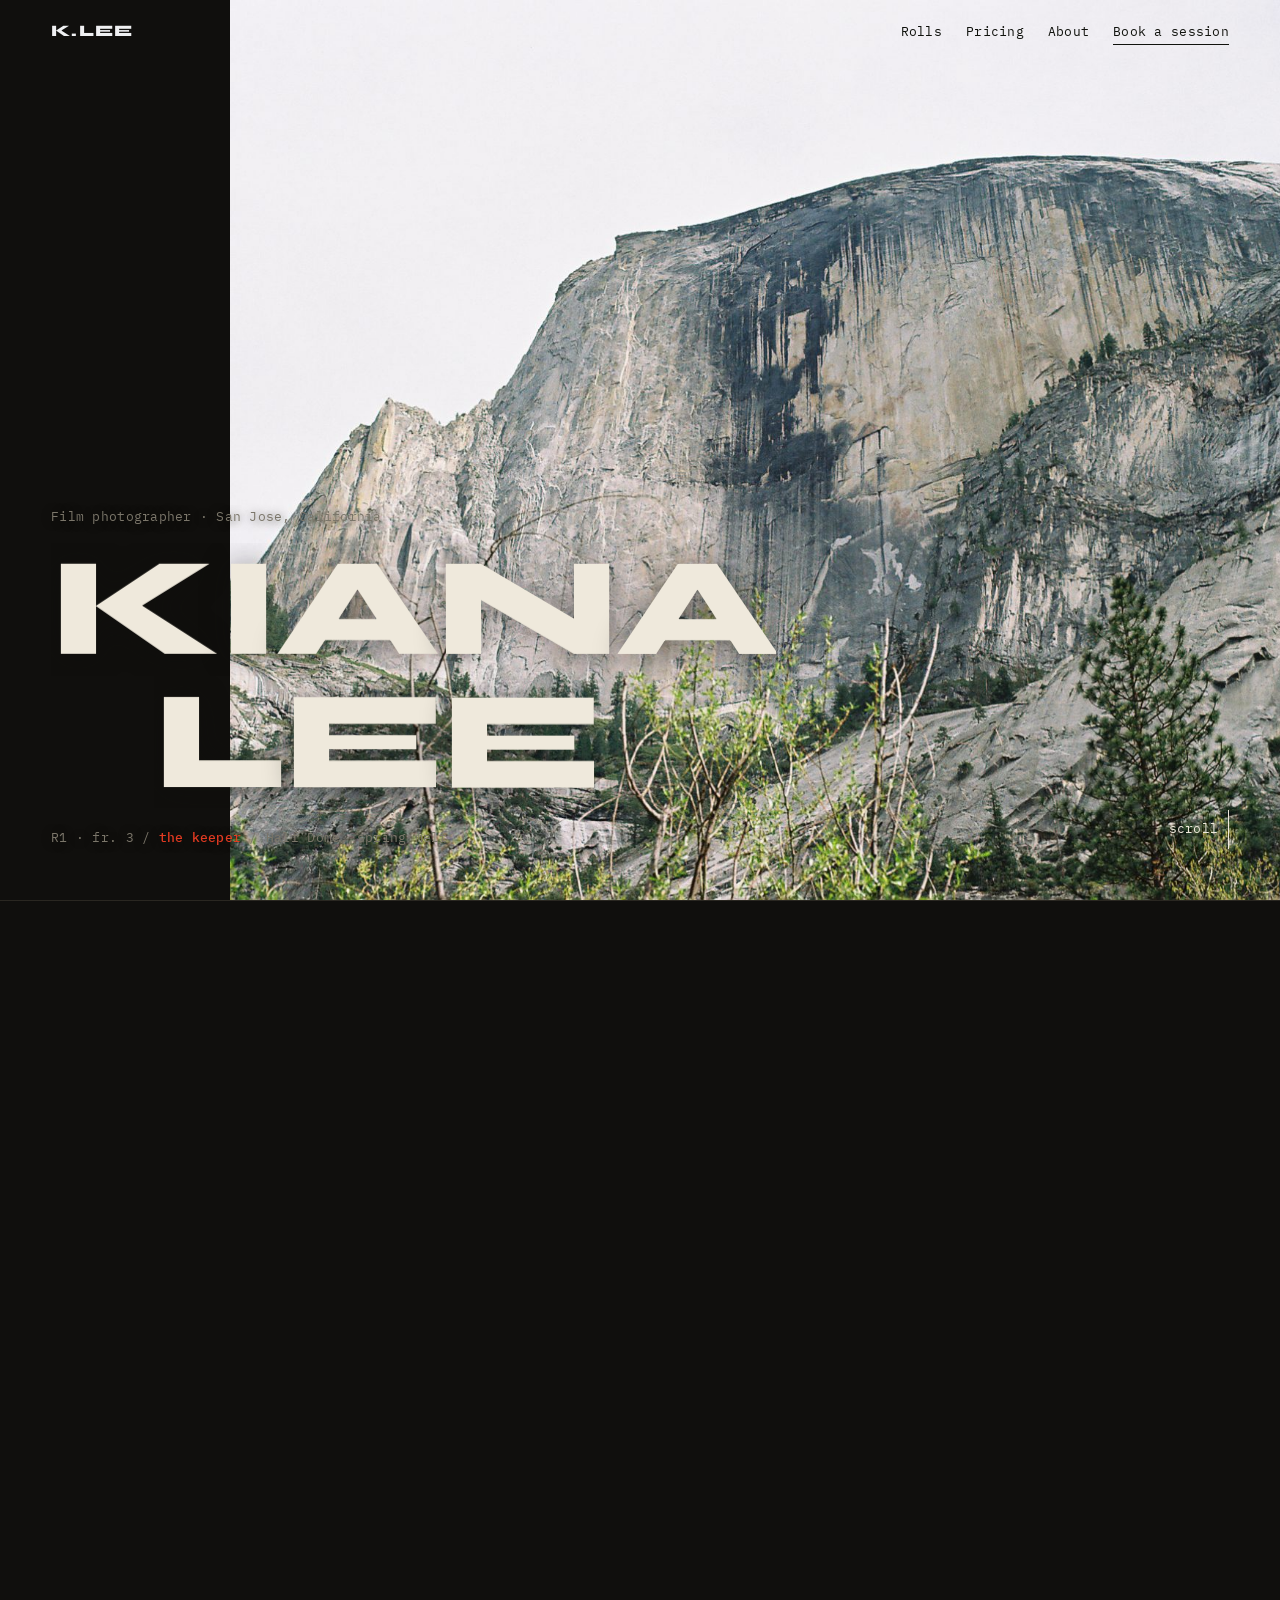
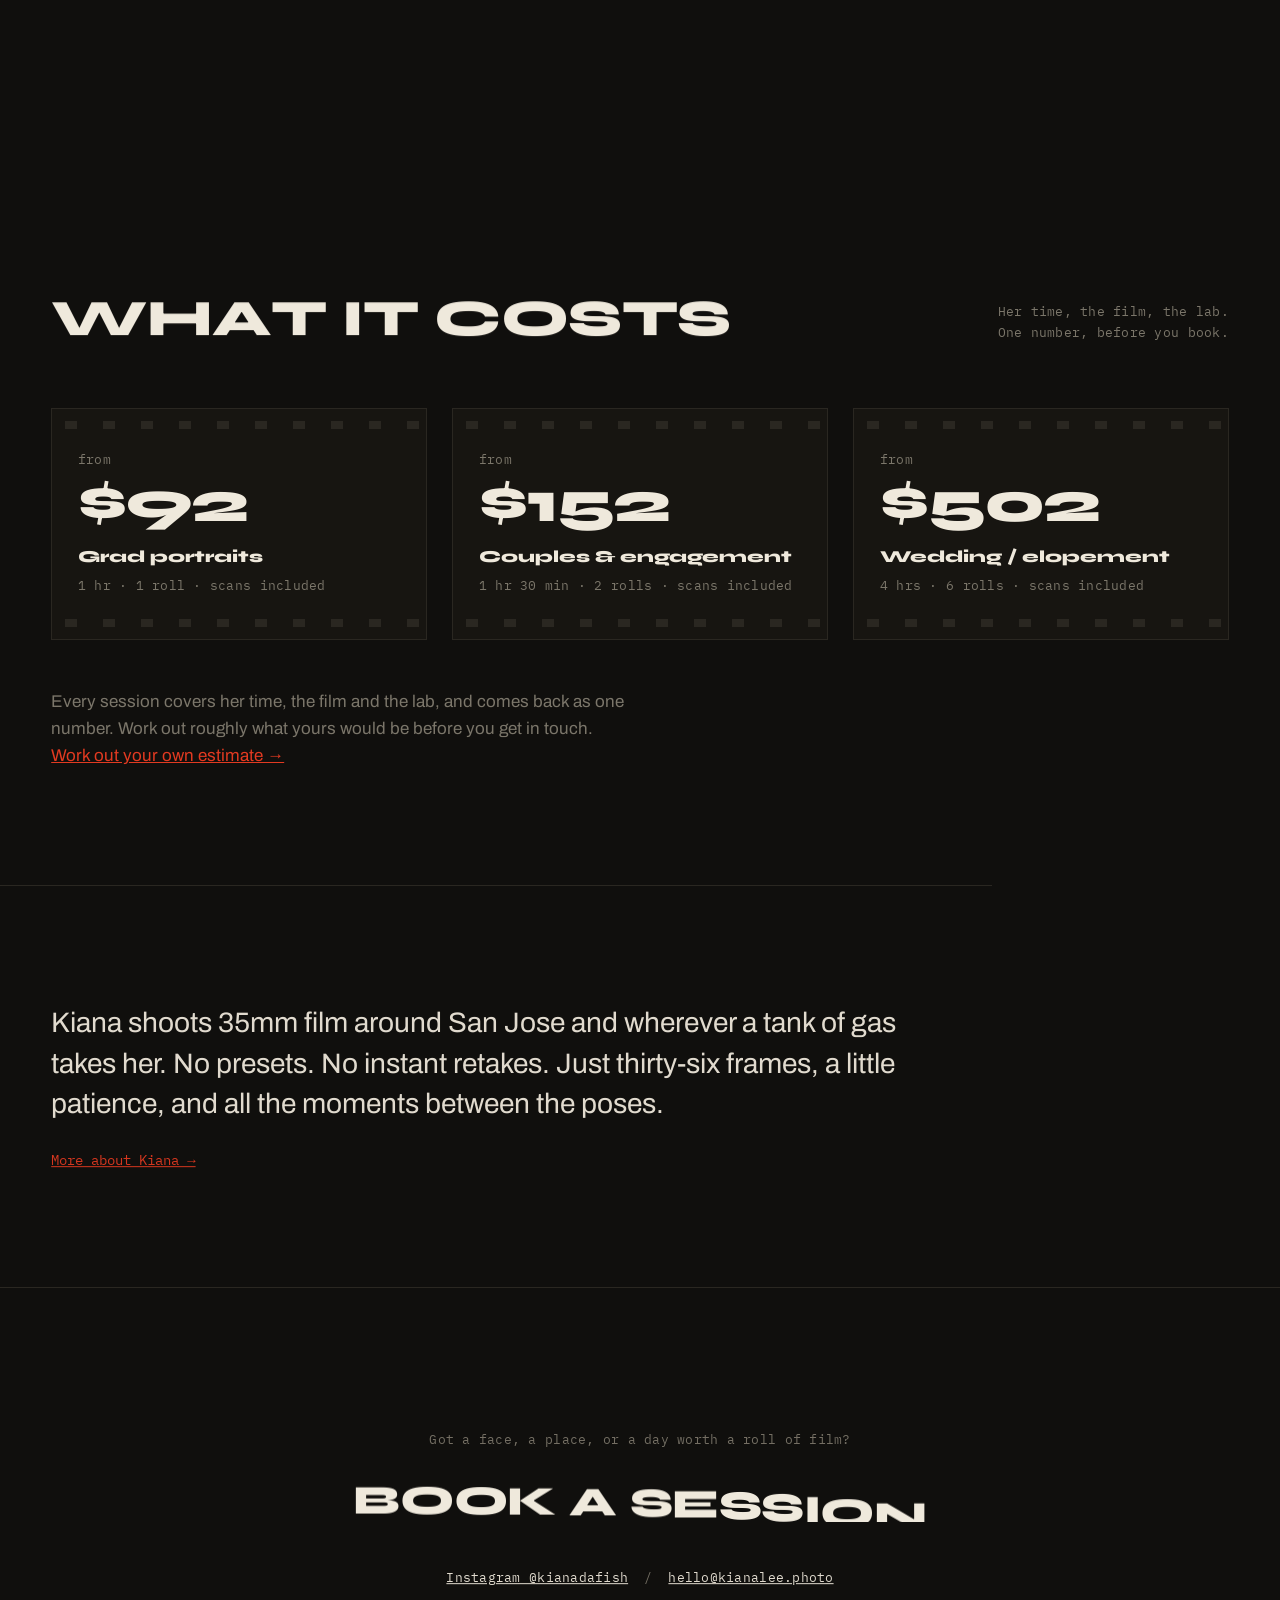
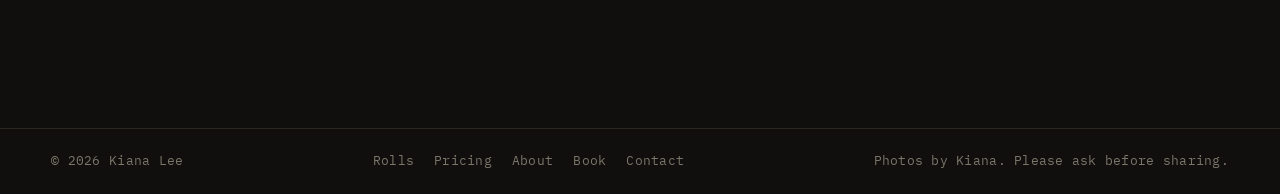
<file: index.html>
<!DOCTYPE html>
<html lang="en">
<head>
<meta charset="UTF-8">
<meta name="viewport" content="width=device-width, initial-scale=1.0">
<title>Kiana Lee · Film Photographer, San Jose</title>
<meta name="description" content="Kiana Lee shoots 35mm film around San Jose, from grad portraits in the redwoods to weekends in Yosemite and along the coast.">
<meta property="og:type" content="website">
<meta property="og:title" content="Kiana Lee · Film Photographer, San Jose">
<meta property="og:description" content="Kiana Lee shoots 35mm film around San Jose, from grad portraits in the redwoods to weekends in Yosemite and along the coast.">
<meta property="og:url" content="https://kianalee.photo/">
<meta property="og:image" content="https://kianalee.photo/assets/img/hero.jpg">
<meta name="twitter:card" content="summary_large_image">
<link rel="icon" href="data:image/svg+xml,%3Csvg xmlns='http://www.w3.org/2000/svg' viewBox='0 0 32 32'%3E%3Crect width='32' height='32' fill='%23100F0D'/%3E%3Cellipse cx='16' cy='16' rx='11' ry='9' fill='none' stroke='%23E23A21' stroke-width='2.5' transform='rotate(-8 16 16)'/%3E%3C/svg%3E">
<link rel="stylesheet" href="styles.css">
<script>
/* before ScrollTrigger loads and captures it: the preloader owns the entry
   moment, so reloads must always start at the top, never mid-restore */
if ("scrollRestoration" in history) history.scrollRestoration = "manual";
window.scrollTo(0, 0);
</script>
</head>
<body>

<!-- darkroom preloader -->
<div class="preloader" aria-hidden="true">
  <p class="preloader-tag mono">K.LEE / developing&hellip;</p>
  <p class="preloader-count mono"><span id="load-count">0</span>%</p>
  <div class="preloader-bar"><span id="load-bar"></span></div>
</div>

<div class="wipe" aria-hidden="true"></div>

<!-- custom cursor -->
<div class="cursor-dot" aria-hidden="true"></div>
<div class="cursor-ring" aria-hidden="true"><span class="cursor-label mono"></span></div>

<!-- film grain -->
<canvas class="grain" aria-hidden="true"></canvas>

<header class="topbar">
  <a class="topbar-name" href="index.html">K.LEE</a>
  <button class="menu-toggle mono" type="button" aria-expanded="false" aria-controls="main-nav">Menu</button>
  <nav class="topbar-nav mono" id="main-nav" aria-label="Main">
    <a href="rolls.html">Rolls</a>
    <a href="pricing.html">Pricing</a>
    <a href="about.html">About</a>
    <a href="booking.html" class="topbar-book">Book a session</a>
  </nav>
</header>

<main id="top">

  <!-- ============ HERO ============ -->
  <section class="hero">
    <figure class="hero-media">
      <img id="hero-img" src="assets/img/hero.jpg" alt="Half Dome rising over the valley floor, shot on 35mm film" width="1818" height="1228">
    </figure>

    <div class="hero-copy">
      <p class="hero-eyebrow mono intro-fade">Film photographer &middot; San Jose, California</p>
      <h1 class="hero-name">
        <span class="split" data-split>KIANA</span>
        <span class="split hero-name-2" data-split>LEE</span>
      </h1>
      <p class="hero-caption mono intro-fade">R1 &middot; fr. 3 / <em class="marker-note">the keeper</em> / Half Dome, spring melt</p>
    </div>

    <p class="hero-scrollcue mono" aria-hidden="true">scroll<span class="hero-scrollcue-line"></span></p>
  </section>

  <!-- ============ MARQUEE ============ -->
  <div class="marquee" aria-hidden="true">
    <div class="marquee-track">
      <span class="marquee-content">SHOT ON 35MM&ensp;&middot;&ensp;SAN JOSE, CALIFORNIA&ensp;&middot;&ensp;GRADS &middot; COUPLES &middot; LANDSCAPES&ensp;&middot;&ensp;NO PRESETS, JUST FILM&ensp;&middot;&ensp;</span>
      <span class="marquee-content">SHOT ON 35MM&ensp;&middot;&ensp;SAN JOSE, CALIFORNIA&ensp;&middot;&ensp;GRADS &middot; COUPLES &middot; LANDSCAPES&ensp;&middot;&ensp;NO PRESETS, JUST FILM&ensp;&middot;&ensp;</span>
    </div>
  </div>

  <!-- ============ THE ROLLS ============ -->
  <section class="home-section">
    <div class="section-head">
      <h2 class="section-title split" data-split>THE ROLLS</h2>
      <p class="section-note mono">Three rolls, three stories.<br>Every frame scanned straight off the negatives.</p>
    </div>

    <div class="roll-cards">
      <a class="roll-card reveal" href="yosemite.html" data-cursor="go">
        <div class="card-frame"><img src="assets/img/yos-r2-13a.jpg" alt="Half Dome from the meadow, framed by trees" loading="lazy" width="1600" height="1081"><span class="marks" aria-hidden="true"></span></div>
        <div class="card-info">
          <span class="card-no mono">ROLL 01</span>
          <h3 class="card-title">YOSEMITE</h3>
          <span class="card-meta mono">15 frames &middot; spring</span>
          <span class="card-arrow" aria-hidden="true">&rarr;</span>
        </div>
      </a>

      <a class="roll-card reveal" href="graduation.html" data-cursor="go">
        <div class="card-frame"><img src="assets/img/grad-27.jpg" alt="A graduate sitting on a boardwalk rail, laughing in backlight" loading="lazy" width="1600" height="1061"><span class="marks" aria-hidden="true"></span></div>
        <div class="card-info">
          <span class="card-no mono">ROLL 02</span>
          <h3 class="card-title">GRAD, AMONG REDWOODS</h3>
          <span class="card-meta mono">13 frames &middot; summer</span>
          <span class="card-arrow" aria-hidden="true">&rarr;</span>
        </div>
      </a>

      <a class="roll-card reveal" href="close-to-home.html" data-cursor="go">
        <div class="card-frame"><img src="assets/img/home-23.jpg" alt="A brown cow grazing on a green hillside" loading="lazy" width="1600" height="1061"><span class="marks" aria-hidden="true"></span></div>
        <div class="card-info">
          <span class="card-no mono">ROLL 03</span>
          <h3 class="card-title">CLOSE TO HOME</h3>
          <span class="card-meta mono">6 frames &middot; green season</span>
          <span class="card-arrow" aria-hidden="true">&rarr;</span>
        </div>
      </a>
    </div>
  </section>

  <!-- ============ WHAT IT COSTS ============ -->
  <section class="home-section">
    <div class="section-head">
      <h2 class="section-title split" data-split>WHAT IT COSTS</h2>
      <p class="section-note mono">Her time, the film, the lab.<br>One number, before you book.</p>
    </div>
    <div class="teaser-prices" id="price-teaser"></div>
    <p class="teaser-price-note reveal">
      Every session covers her time, the film and the lab, and comes back as
      one number. Work out roughly what yours would be before you get in touch.
      <a href="pricing.html" data-cursor="go">Work out your own estimate &rarr;</a>
    </p>
  </section>

  <!-- ============ ABOUT TEASER ============ -->
  <section class="teaser">
    <p class="reveal">
      Kiana shoots 35mm film around San Jose and wherever a tank of gas takes her.
      No presets. No instant retakes. Just thirty-six frames, a little patience,
      and all the moments between the poses.
    </p>
    <a class="teaser-link reveal" href="about.html" data-cursor="go">More about Kiana &rarr;</a>
  </section>

  <!-- ============ CONTACT CTA ============ -->
  <section class="contact" id="contact">
    <p class="contact-eyebrow mono reveal">Got a face, a place, or a day worth a roll of film?</p>
    <a class="contact-email" href="booking.html" data-cursor="hi">
      <span class="contact-email-text split" data-split>BOOK A SESSION</span>
      <svg class="contact-underline" viewBox="0 0 600 24" fill="none" aria-hidden="true" preserveAspectRatio="none">
        <path class="marker-path marker-path-idle" d="M4 14 C 120 6, 300 20, 596 10" />
      </svg>
    </a>
    <div class="contact-links mono reveal">
      <a href="https://instagram.com/kianadafish" rel="noopener">Instagram @kianadafish</a>
      <span aria-hidden="true">/</span>
      <a href="mailto:hello@kianalee.photo">hello@kianalee.photo</a>
    </div>
  </section>

  <footer class="footer mono">
    <span>&copy; 2026 Kiana Lee</span>
    <nav class="footer-nav" aria-label="Footer">
      <a href="rolls.html">Rolls</a>
      <a href="pricing.html">Pricing</a>
      <a href="about.html">About</a>
      <a href="booking.html">Book</a>
      <a href="contact.html">Contact</a>
    </nav>
    <span>Photos by Kiana. Please ask before sharing.</span>
  </footer>

</main>

<script src="vendor/gsap.min.js"></script>
<script src="vendor/ScrollTrigger.min.js"></script>
<script src="vendor/lenis.min.js"></script>
<script src="assets/data/pricing.js"></script>
<script src="main.js"></script>
</body>
</html>
</file>
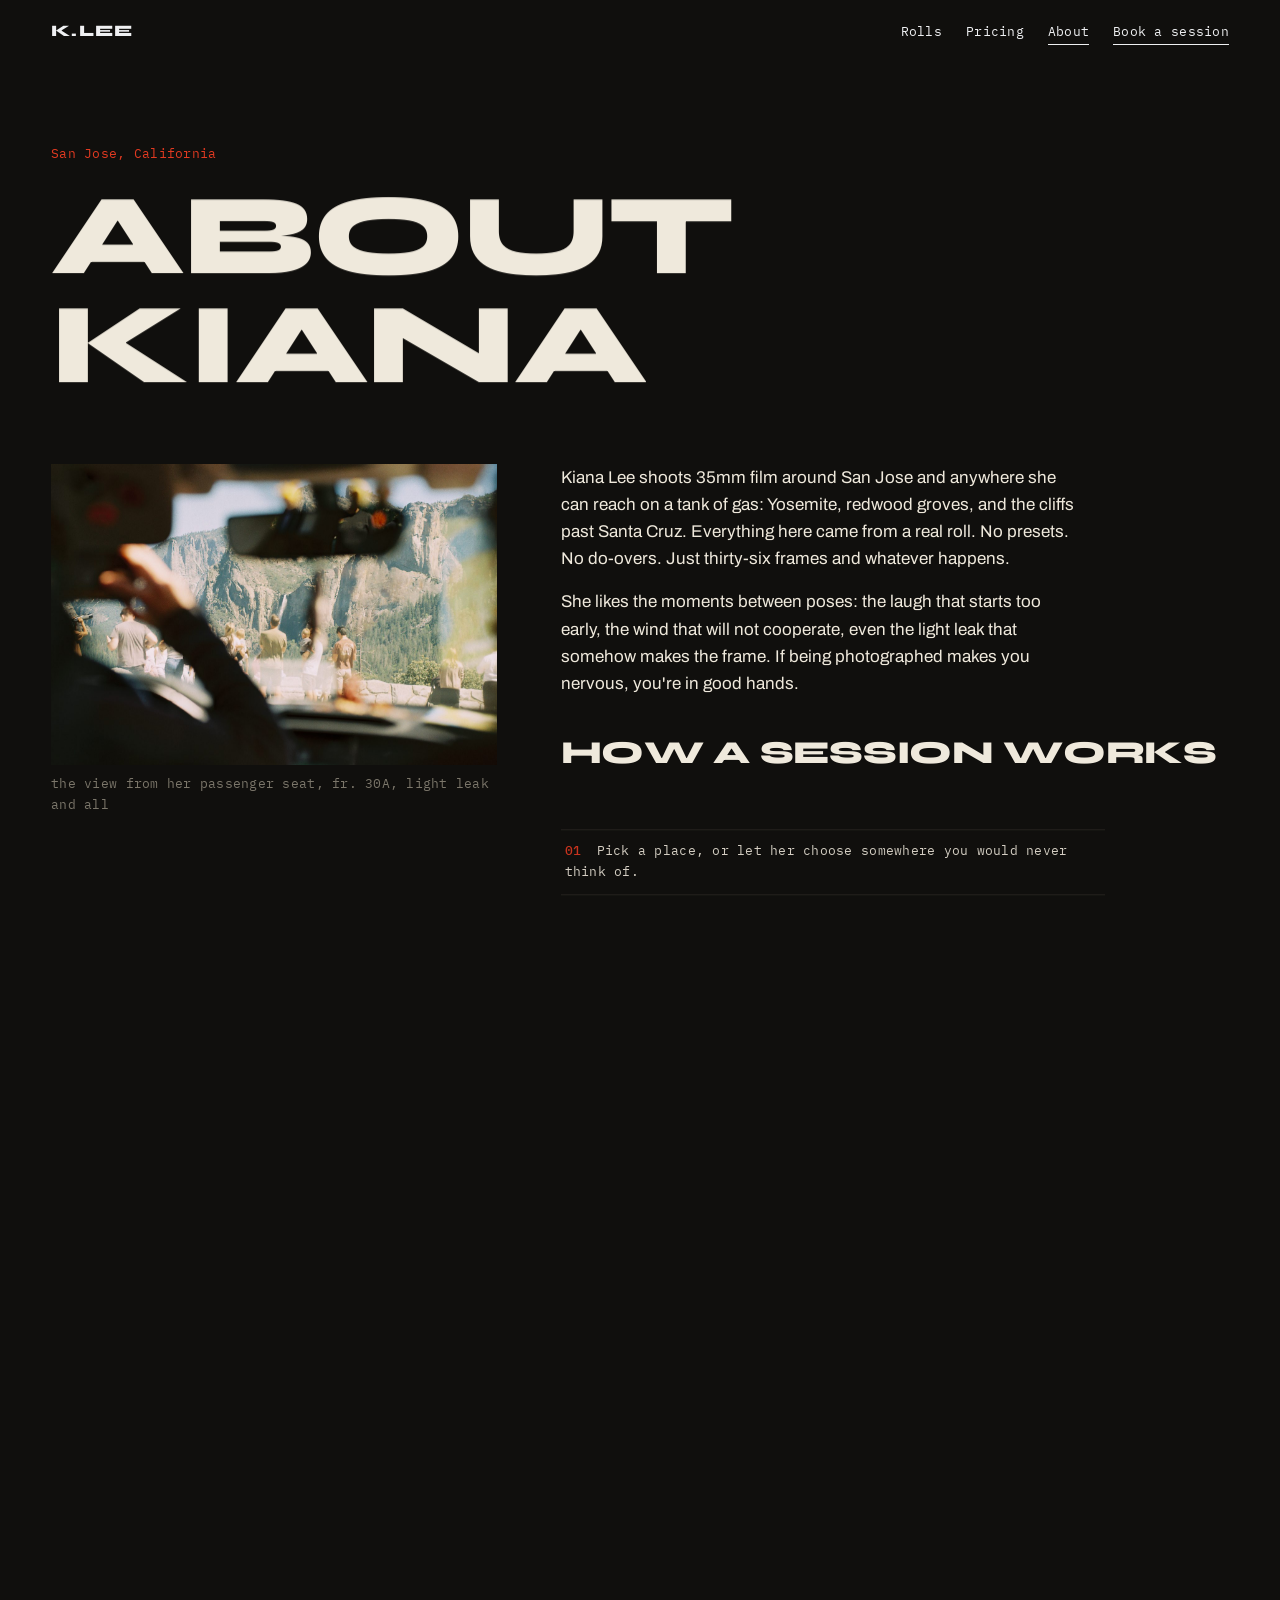
<file: about.html>
<!DOCTYPE html>
<html lang="en">
<head>
<meta charset="UTF-8">
<meta name="viewport" content="width=device-width, initial-scale=1.0">
<title>About · Kiana Lee</title>
<meta name="description" content="Meet San Jose film photographer Kiana Lee, learn how her sessions work, and see the kinds of stories she likes to photograph.">
<meta property="og:type" content="website">
<meta property="og:title" content="About · Kiana Lee">
<meta property="og:description" content="Meet San Jose film photographer Kiana Lee, learn how her sessions work, and see the kinds of stories she likes to photograph.">
<meta property="og:url" content="https://kianalee.photo/about.html">
<meta property="og:image" content="https://kianalee.photo/assets/img/yos-30a.jpg">
<meta name="twitter:card" content="summary_large_image">
<link rel="icon" href="data:image/svg+xml,%3Csvg xmlns='http://www.w3.org/2000/svg' viewBox='0 0 32 32'%3E%3Crect width='32' height='32' fill='%23100F0D'/%3E%3Cellipse cx='16' cy='16' rx='11' ry='9' fill='none' stroke='%23E23A21' stroke-width='2.5' transform='rotate(-8 16 16)'/%3E%3C/svg%3E">
<link rel="stylesheet" href="styles.css">
<script>
if ("scrollRestoration" in history) history.scrollRestoration = "manual";
window.scrollTo(0, 0);
</script>
</head>
<body>

<div class="wipe wipe--in" aria-hidden="true"></div>

<div class="cursor-dot" aria-hidden="true"></div>
<div class="cursor-ring" aria-hidden="true"><span class="cursor-label mono"></span></div>

<canvas class="grain" aria-hidden="true"></canvas>

<header class="topbar">
  <a class="topbar-name" href="index.html">K.LEE</a>
  <button class="menu-toggle mono" type="button" aria-expanded="false" aria-controls="main-nav">Menu</button>
  <nav class="topbar-nav mono" id="main-nav" aria-label="Main">
    <a href="rolls.html">Rolls</a>
    <a href="pricing.html">Pricing</a>
    <a href="about.html" aria-current="page">About</a>
    <a href="booking.html" class="topbar-book">Book a session</a>
  </nav>
</header>

<main id="top">

  <header class="page-head">
    <p class="page-eyebrow mono intro-fade">San Jose, California</p>
    <h1 class="page-title split" data-split>ABOUT KIANA</h1>
  </header>

  <section class="about" style="border-top: none; padding-top: 0;">
    <figure class="about-photo reveal">
      <div class="about-frame"><img src="assets/img/yos-30a.jpg" alt="Yosemite through a car windshield from Kiana's passenger seat" loading="lazy" width="1600" height="1081" data-inner></div>
      <figcaption class="mono about-photo-caption">the view from her passenger seat, fr. 30A, light leak and all</figcaption>
    </figure>
    <div class="about-text">
      <p class="reveal">
        Kiana Lee shoots 35mm film around San Jose and anywhere she can reach on a tank
        of gas: Yosemite, redwood groves, and the cliffs past Santa Cruz. Everything
        here came from a real roll. No presets. No do-overs. Just thirty-six frames
        and whatever happens.
      </p>
      <p class="reveal">
        She likes the moments between poses: the laugh that starts too early, the wind
        that will not cooperate, even the light leak that somehow makes the frame. If
        being photographed makes you nervous, you're in good hands.
      </p>

      <h2 class="section-title split reveal" data-split style="font-size: clamp(1.3rem, 2.6vw, 2rem); margin-top: 2.5rem;">HOW A SESSION WORKS</h2>
      <ul class="services mono reveal">
        <li><span class="marker-note">01</span> &ensp;Pick a place, or let her choose somewhere you would never think of.</li>
        <li><span class="marker-note">02</span> &ensp;Shoot a roll or two. It's slow, unposed, and mostly a walk.</li>
        <li><span class="marker-note">03</span> &ensp;The film goes to the lab. Development and scans take about a week.</li>
        <li><span class="marker-note">04</span> &ensp;You get every keeper as a full scan. Prints are available too.</li>
      </ul>

      <h2 class="section-title split reveal" data-split style="font-size: clamp(1.3rem, 2.6vw, 2rem); margin-top: 2.5rem;">WHAT SHE SHOOTS</h2>
      <ul class="services mono reveal">
        <li>Grad portraits in the redwoods or on campus</li>
        <li>Couples, families &amp; friends</li>
        <li>Landscape prints from Yosemite &amp; the coast</li>
        <li>Small events, shot on film</li>
      </ul>

      <p class="about-booking mono reveal"><span class="marker-note">Now booking</span> fall sessions in San Jose &amp; around the Bay. <a href="pricing.html">See what it costs</a> &middot; <a href="booking.html">Book a session &rarr;</a></p>
    </div>
  </section>

  <footer class="footer mono">
    <span>&copy; 2026 Kiana Lee</span>
    <nav class="footer-nav" aria-label="Footer">
      <a href="rolls.html">Rolls</a>
      <a href="pricing.html">Pricing</a>
      <a href="about.html">About</a>
      <a href="booking.html">Book</a>
      <a href="contact.html">Contact</a>
    </nav>
    <span>Photos by Kiana. Please ask before sharing.</span>
  </footer>

</main>

<script src="vendor/gsap.min.js"></script>
<script src="vendor/ScrollTrigger.min.js"></script>
<script src="vendor/lenis.min.js"></script>
<script src="main.js"></script>
</body>
</html>
</file>
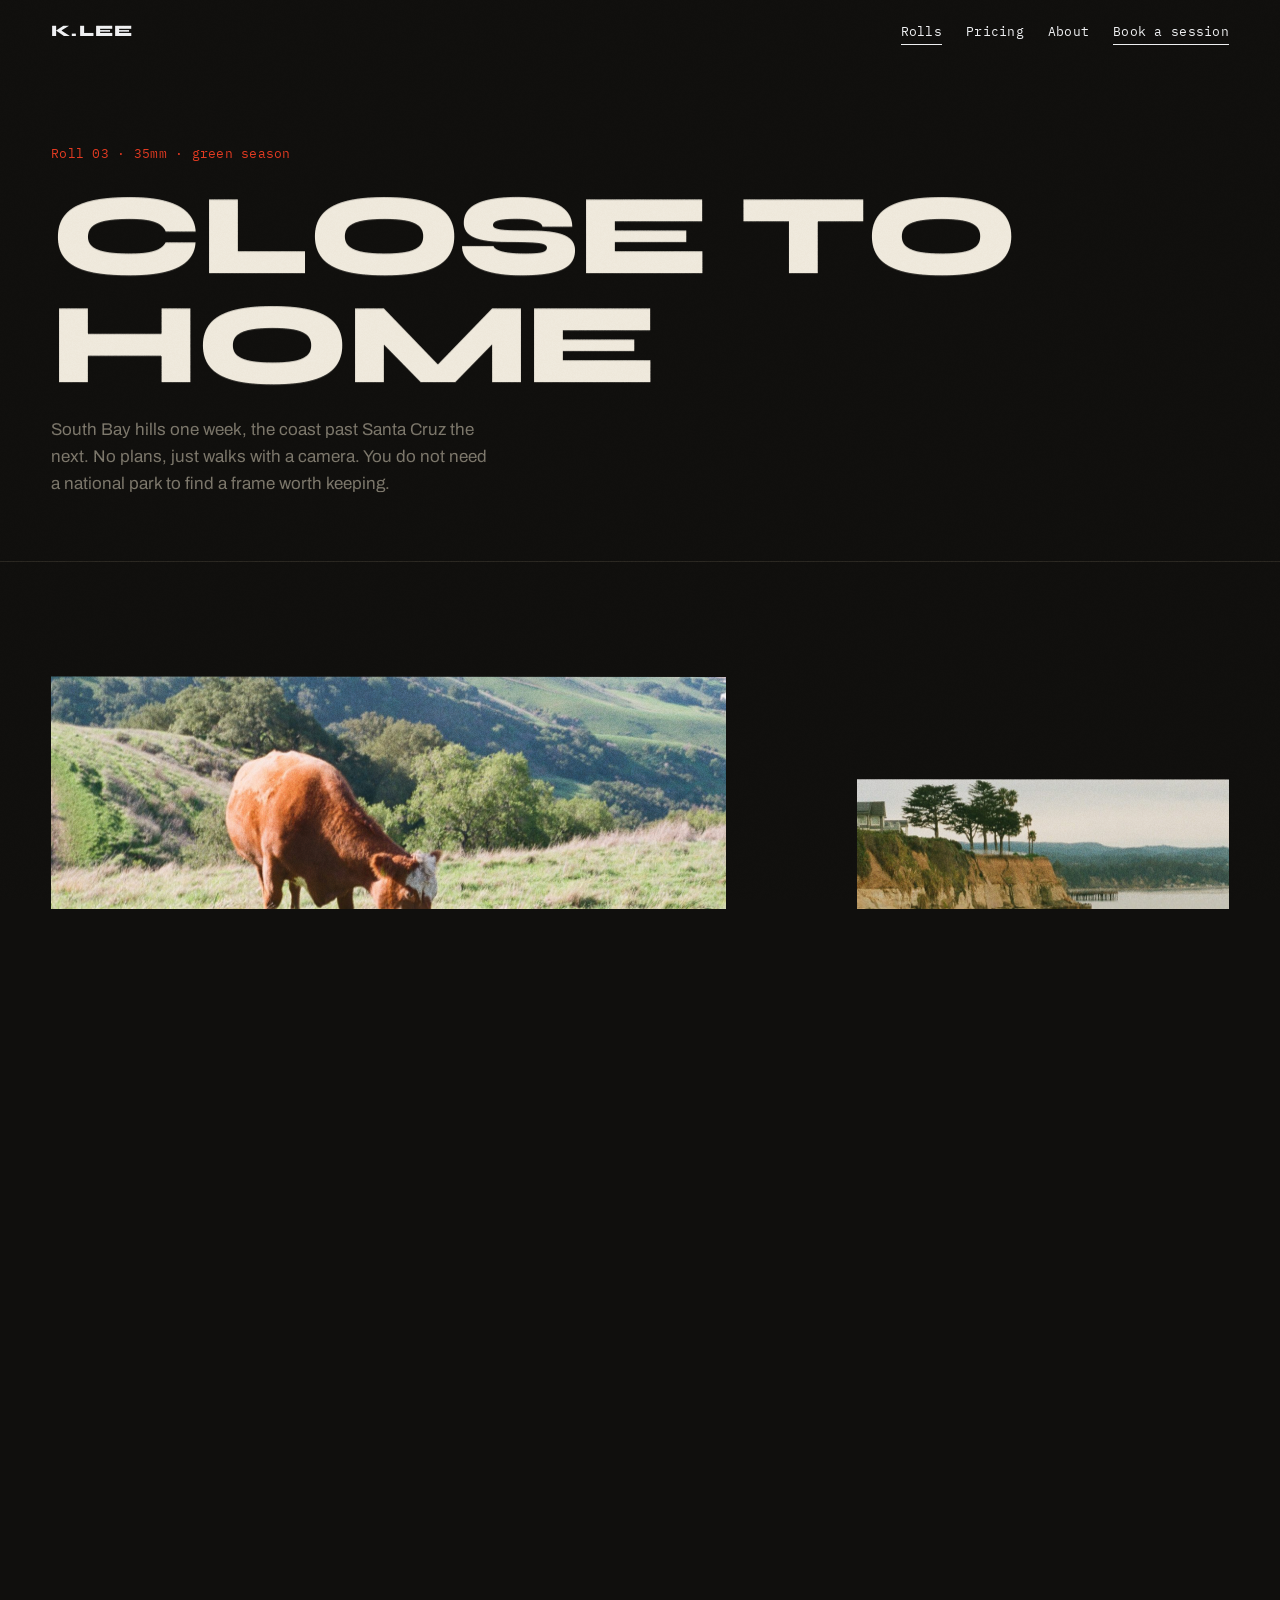
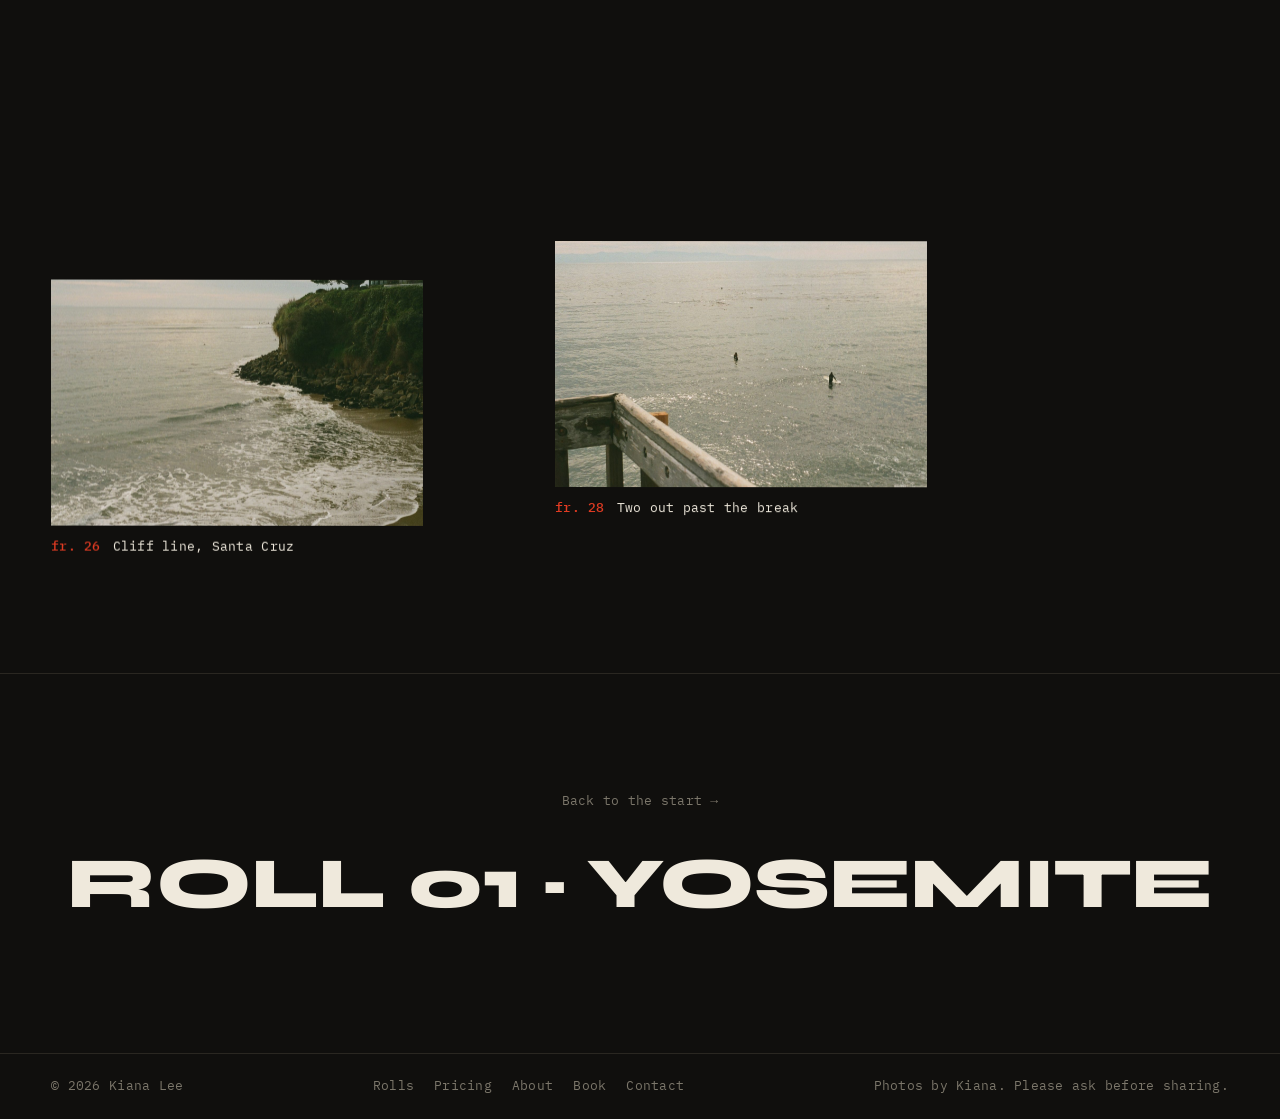
<file: close-to-home.html>
<!DOCTYPE html>
<html lang="en">
<head>
<meta charset="UTF-8">
<meta name="viewport" content="width=device-width, initial-scale=1.0">
<title>Roll 03 · Close to Home · Kiana Lee</title>
<meta name="description" content="A roll of 35mm from walks through the South Bay hills and along the coast past Santa Cruz, photographed by Kiana Lee.">
<meta property="og:type" content="website">
<meta property="og:title" content="Roll 03 · Close to Home · Kiana Lee">
<meta property="og:description" content="A roll of 35mm from walks through the South Bay hills and along the coast past Santa Cruz, photographed by Kiana Lee.">
<meta property="og:url" content="https://kianalee.photo/close-to-home.html">
<meta property="og:image" content="https://kianalee.photo/assets/img/home-23.jpg">
<meta name="twitter:card" content="summary_large_image">
<link rel="icon" href="data:image/svg+xml,%3Csvg xmlns='http://www.w3.org/2000/svg' viewBox='0 0 32 32'%3E%3Crect width='32' height='32' fill='%23100F0D'/%3E%3Cellipse cx='16' cy='16' rx='11' ry='9' fill='none' stroke='%23E23A21' stroke-width='2.5' transform='rotate(-8 16 16)'/%3E%3C/svg%3E">
<link rel="stylesheet" href="styles.css">
<script>
if ("scrollRestoration" in history) history.scrollRestoration = "manual";
window.scrollTo(0, 0);
</script>
</head>
<body>

<div class="wipe wipe--in" aria-hidden="true"></div>

<div class="cursor-dot" aria-hidden="true"></div>
<div class="cursor-ring" aria-hidden="true"><span class="cursor-label mono"></span></div>

<canvas class="grain" aria-hidden="true"></canvas>

<header class="topbar">
  <a class="topbar-name" href="index.html">K.LEE</a>
  <button class="menu-toggle mono" type="button" aria-expanded="false" aria-controls="main-nav">Menu</button>
  <nav class="topbar-nav mono" id="main-nav" aria-label="Main">
    <a href="rolls.html" aria-current="page">Rolls</a>
    <a href="pricing.html">Pricing</a>
    <a href="about.html">About</a>
    <a href="booking.html" class="topbar-book">Book a session</a>
  </nav>
</header>

<main id="top">

  <header class="page-head">
    <p class="page-eyebrow mono intro-fade">Roll 03 &middot; 35mm &middot; green season</p>
    <h1 class="page-title split" data-split>CLOSE TO HOME</h1>
    <p class="page-note intro-fade">
      South Bay hills one week, the coast past Santa Cruz the next.
      No plans, just walks with a camera. You do not need a national park
      to find a frame worth keeping.
    </p>
  </header>

  <!-- ============ THE FRAMES ============ -->
  <section class="work" id="frames">
    <div class="work-grid skewable">

      <figure class="shot" data-lb data-cursor="view">
        <div class="shot-frame"><img src="assets/img/home-23.jpg" alt="A brown cow grazing on a green hillside" loading="lazy" width="1600" height="1061" data-inner><span class="marks" aria-hidden="true"></span></div>
        <figcaption class="shot-caption mono"><span class="shot-no">fr. 23</span> Neighbor</figcaption>
      </figure>

      <figure class="shot" data-lb data-cursor="view">
        <div class="shot-frame"><img src="assets/img/home-27.jpg" alt="Wooden stairs leading down to a curved beach" loading="lazy" width="1061" height="1600" data-inner><span class="marks" aria-hidden="true"></span></div>
        <figcaption class="shot-caption mono"><span class="shot-no">fr. 27</span> Stairs down</figcaption>
      </figure>

      <figure class="shot" data-lb data-cursor="view">
        <div class="shot-frame"><img src="assets/img/home-21.jpg" alt="A picnic bench overlooking the San Jose valley" loading="lazy" width="1600" height="1061" data-inner><span class="marks" aria-hidden="true"></span></div>
        <figcaption class="shot-caption mono"><span class="shot-no">fr. 21</span> Bench with a view of the valley</figcaption>
      </figure>

      <figure class="shot" data-lb data-cursor="view">
        <div class="shot-frame"><img src="assets/img/home-25.jpg" alt="Green hills rolling toward the Diablo Range" loading="lazy" width="1600" height="1061" data-inner><span class="marks" aria-hidden="true"></span></div>
        <figcaption class="shot-caption mono"><span class="shot-no">fr. 25</span> Green season, Diablo Range</figcaption>
      </figure>

      <figure class="shot" data-lb data-cursor="view">
        <div class="shot-frame"><img src="assets/img/home-26.jpg" alt="A cliff line meeting gray Pacific surf" loading="lazy" width="1600" height="1061" data-inner><span class="marks" aria-hidden="true"></span></div>
        <figcaption class="shot-caption mono"><span class="shot-no">fr. 26</span> Cliff line, Santa Cruz</figcaption>
      </figure>

      <figure class="shot" data-lb data-cursor="view">
        <div class="shot-frame"><img src="assets/img/home-28.jpg" alt="Two swimmers out past the break in flat gray water" loading="lazy" width="1600" height="1061" data-inner><span class="marks" aria-hidden="true"></span></div>
        <figcaption class="shot-caption mono"><span class="shot-no">fr. 28</span> Two out past the break</figcaption>
      </figure>

    </div>
  </section>

  <a class="next-roll" href="yosemite.html" data-cursor="go">
    <span class="mono">Back to the start &rarr;</span>
    <span class="next-roll-title">ROLL 01 &middot; YOSEMITE</span>
  </a>

  <footer class="footer mono">
    <span>&copy; 2026 Kiana Lee</span>
    <nav class="footer-nav" aria-label="Footer">
      <a href="rolls.html">Rolls</a>
      <a href="pricing.html">Pricing</a>
      <a href="about.html">About</a>
      <a href="booking.html">Book</a>
      <a href="contact.html">Contact</a>
    </nav>
    <span>Photos by Kiana. Please ask before sharing.</span>
  </footer>

</main>

<div class="lightbox" id="lightbox" role="dialog" aria-modal="true" aria-label="Photo viewer" hidden>
  <button class="lightbox-close mono" id="lb-close" aria-label="Close viewer">close &times;</button>
  <button class="lightbox-arrow lightbox-prev mono" id="lb-prev" aria-label="Previous photo">&larr;</button>
  <figure class="lightbox-figure">
    <img id="lb-img" alt="">
    <figcaption class="mono" id="lb-caption"></figcaption>
  </figure>
  <button class="lightbox-arrow lightbox-next mono" id="lb-next" aria-label="Next photo">&rarr;</button>
</div>

<script src="vendor/gsap.min.js"></script>
<script src="vendor/ScrollTrigger.min.js"></script>
<script src="vendor/lenis.min.js"></script>
<script src="main.js"></script>
</body>
</html>
</file>
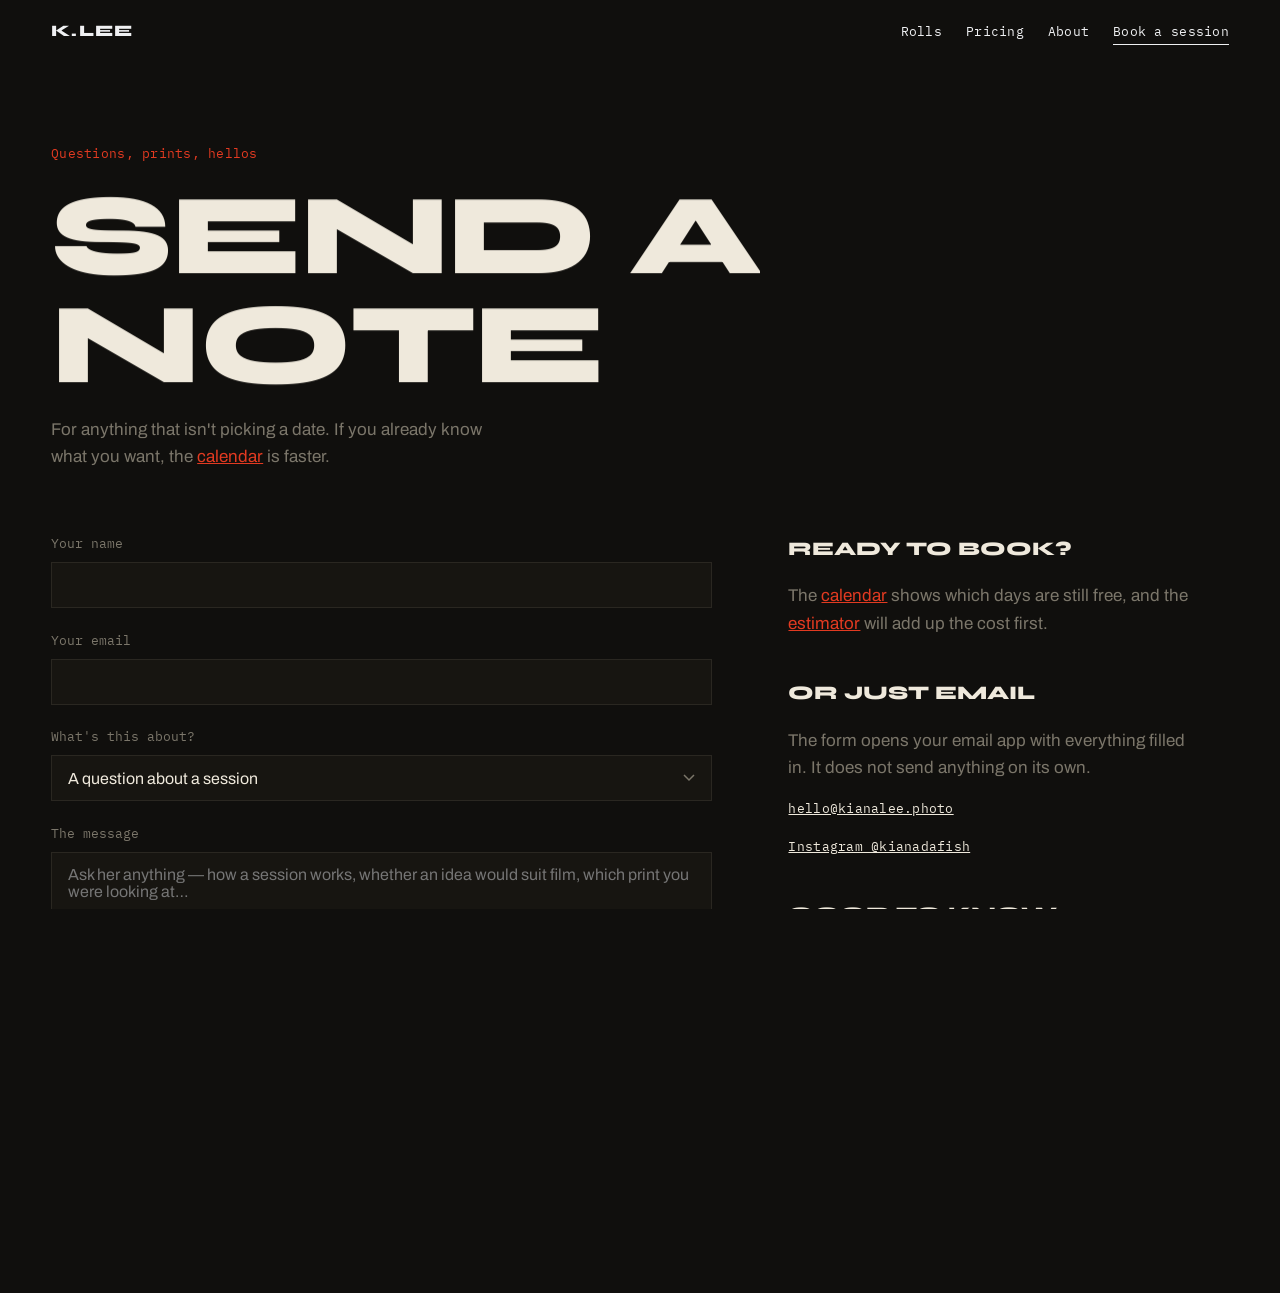
<file: contact.html>
<!DOCTYPE html>
<html lang="en">
<head>
<meta charset="UTF-8">
<meta name="viewport" content="width=device-width, initial-scale=1.0">
<title>Contact · Kiana Lee</title>
<meta name="description" content="Ask Kiana Lee about a 35mm film session, prints, or anything else. To pick an actual date, use the booking calendar.">
<meta property="og:type" content="website">
<meta property="og:title" content="Contact · Kiana Lee">
<meta property="og:description" content="Ask Kiana Lee about a 35mm film session, prints, or anything else. To pick an actual date, use the booking calendar.">
<meta property="og:url" content="https://kianalee.photo/contact.html">
<meta property="og:image" content="https://kianalee.photo/assets/img/hero.jpg">
<meta name="twitter:card" content="summary_large_image">
<link rel="icon" href="data:image/svg+xml,%3Csvg xmlns='http://www.w3.org/2000/svg' viewBox='0 0 32 32'%3E%3Crect width='32' height='32' fill='%23100F0D'/%3E%3Cellipse cx='16' cy='16' rx='11' ry='9' fill='none' stroke='%23E23A21' stroke-width='2.5' transform='rotate(-8 16 16)'/%3E%3C/svg%3E">
<link rel="stylesheet" href="styles.css">
<script>
if ("scrollRestoration" in history) history.scrollRestoration = "manual";
window.scrollTo(0, 0);
</script>
</head>
<body>

<div class="wipe wipe--in" aria-hidden="true"></div>

<div class="cursor-dot" aria-hidden="true"></div>
<div class="cursor-ring" aria-hidden="true"><span class="cursor-label mono"></span></div>

<canvas class="grain" aria-hidden="true"></canvas>

<header class="topbar">
  <a class="topbar-name" href="index.html">K.LEE</a>
  <button class="menu-toggle mono" type="button" aria-expanded="false" aria-controls="main-nav">Menu</button>
  <nav class="topbar-nav mono" id="main-nav" aria-label="Main">
    <a href="rolls.html">Rolls</a>
    <a href="pricing.html">Pricing</a>
    <a href="about.html">About</a>
    <a href="booking.html" class="topbar-book">Book a session</a>
  </nav>
</header>

<main id="top">

  <header class="page-head">
    <p class="page-eyebrow mono intro-fade">Questions, prints, hellos</p>
    <h1 class="page-title split" data-split>SEND A NOTE</h1>
    <p class="page-note intro-fade">
      For anything that isn't picking a date. If you already know what you
      want, the <a href="booking.html">calendar</a> is faster.
    </p>
  </header>

  <section class="book">
    <form class="book-form reveal" id="book-form">
      <div class="field">
        <label for="f-name">Your name</label>
        <input id="f-name" name="name" type="text" required autocomplete="name">
      </div>
      <div class="field">
        <label for="f-email">Your email</label>
        <input id="f-email" name="email" type="email" required autocomplete="email">
      </div>
      <div class="field">
        <label for="f-type">What's this about?</label>
        <select id="f-type" name="type" required>
          <option>A question about a session</option>
          <option>A question about pricing</option>
          <option>Prints of her landscape work</option>
          <option>Something too odd for the calendar</option>
          <option>Just saying hello</option>
        </select>
      </div>
      <div class="field">
        <label for="f-msg">The message</label>
        <textarea id="f-msg" name="message" required placeholder="Ask her anything — how a session works, whether an idea would suit film, which print you were looking at…"></textarea>
      </div>
      <button class="book-submit" type="submit" data-cursor="hi">SEND IT &rarr;</button>
      <p class="form-note mono" id="form-note" aria-live="polite"></p>
    </form>

    <aside class="book-aside reveal">
      <h3>READY TO BOOK?</h3>
      <p>The <a href="booking.html">calendar</a> shows which days are still free, and the <a href="pricing.html">estimator</a> will add up the cost first.</p>
      <h3 style="margin-top: 1.5rem;">OR JUST EMAIL</h3>
      <p>The form opens your email app with everything filled in. It does not send anything on its own.</p>
      <p class="mono"><a href="mailto:hello@kianalee.photo">hello@kianalee.photo</a></p>
      <p class="mono"><a href="https://instagram.com/kianadafish" rel="noopener">Instagram @kianadafish</a></p>
      <h3 style="margin-top: 1.5rem;">GOOD TO KNOW</h3>
      <p>Film takes about a week at the lab after the shoot. Golden hour only if you're on time. Dogs welcome, encouraged even.</p>
    </aside>
  </section>

  <footer class="footer mono">
    <span>&copy; 2026 Kiana Lee</span>
    <nav class="footer-nav" aria-label="Footer">
      <a href="rolls.html">Rolls</a>
      <a href="pricing.html">Pricing</a>
      <a href="about.html">About</a>
      <a href="booking.html">Book</a>
      <a href="contact.html">Contact</a>
    </nav>
    <span>Photos by Kiana. Please ask before sharing.</span>
  </footer>

</main>

<script src="vendor/gsap.min.js"></script>
<script src="vendor/ScrollTrigger.min.js"></script>
<script src="vendor/lenis.min.js"></script>
<script src="main.js"></script>
</body>
</html>
</file>
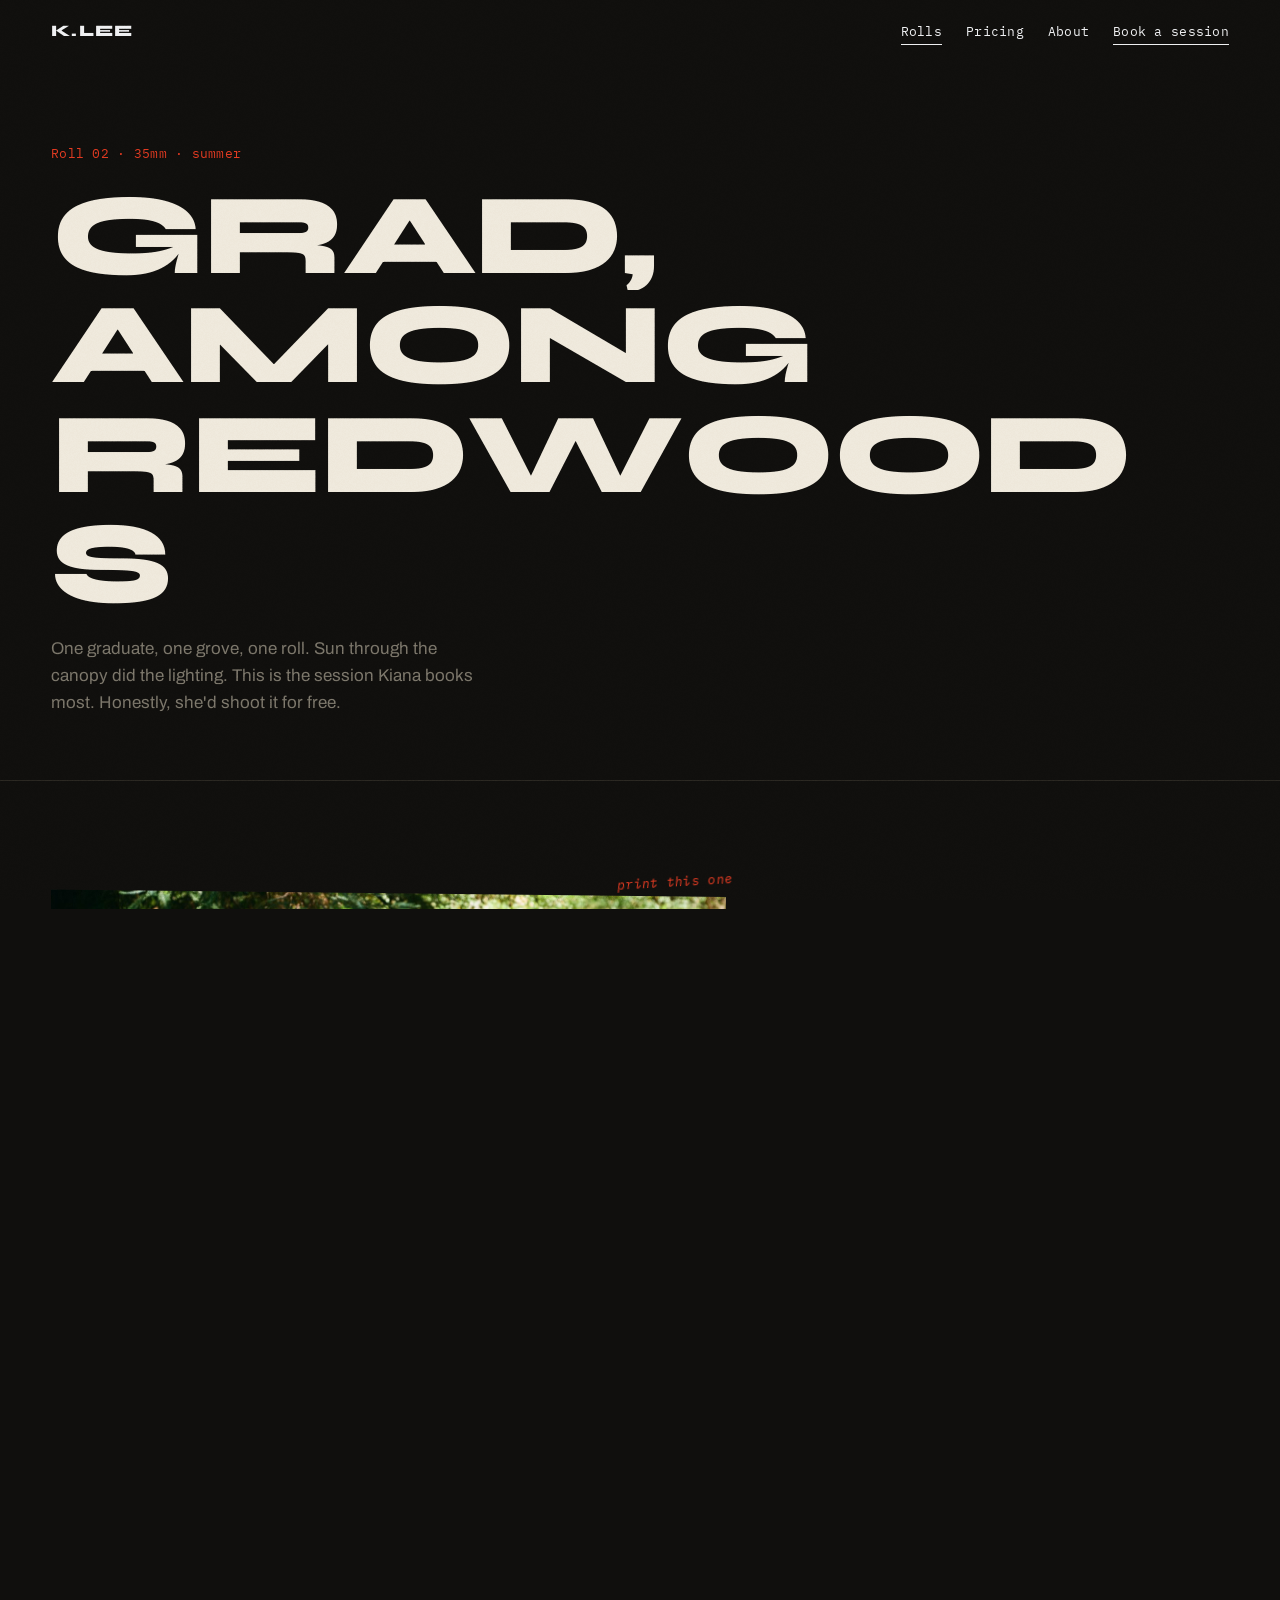
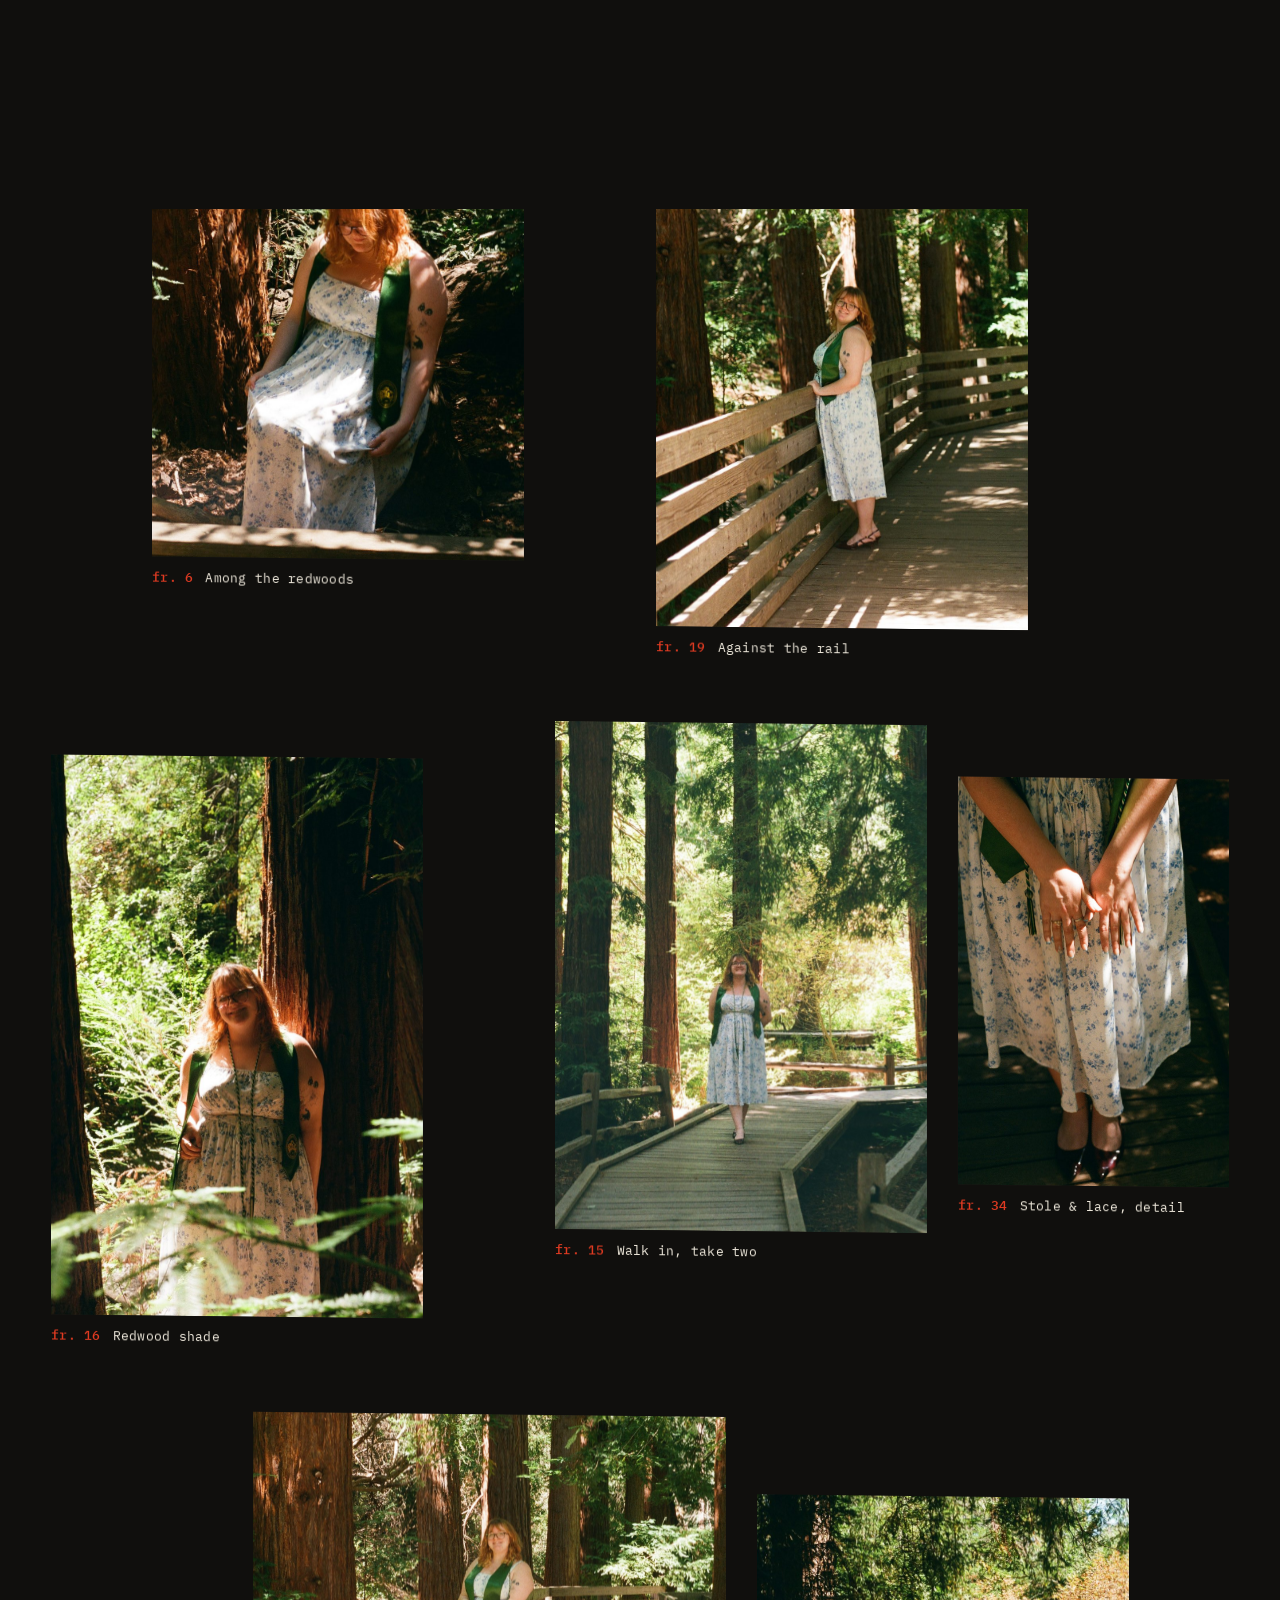
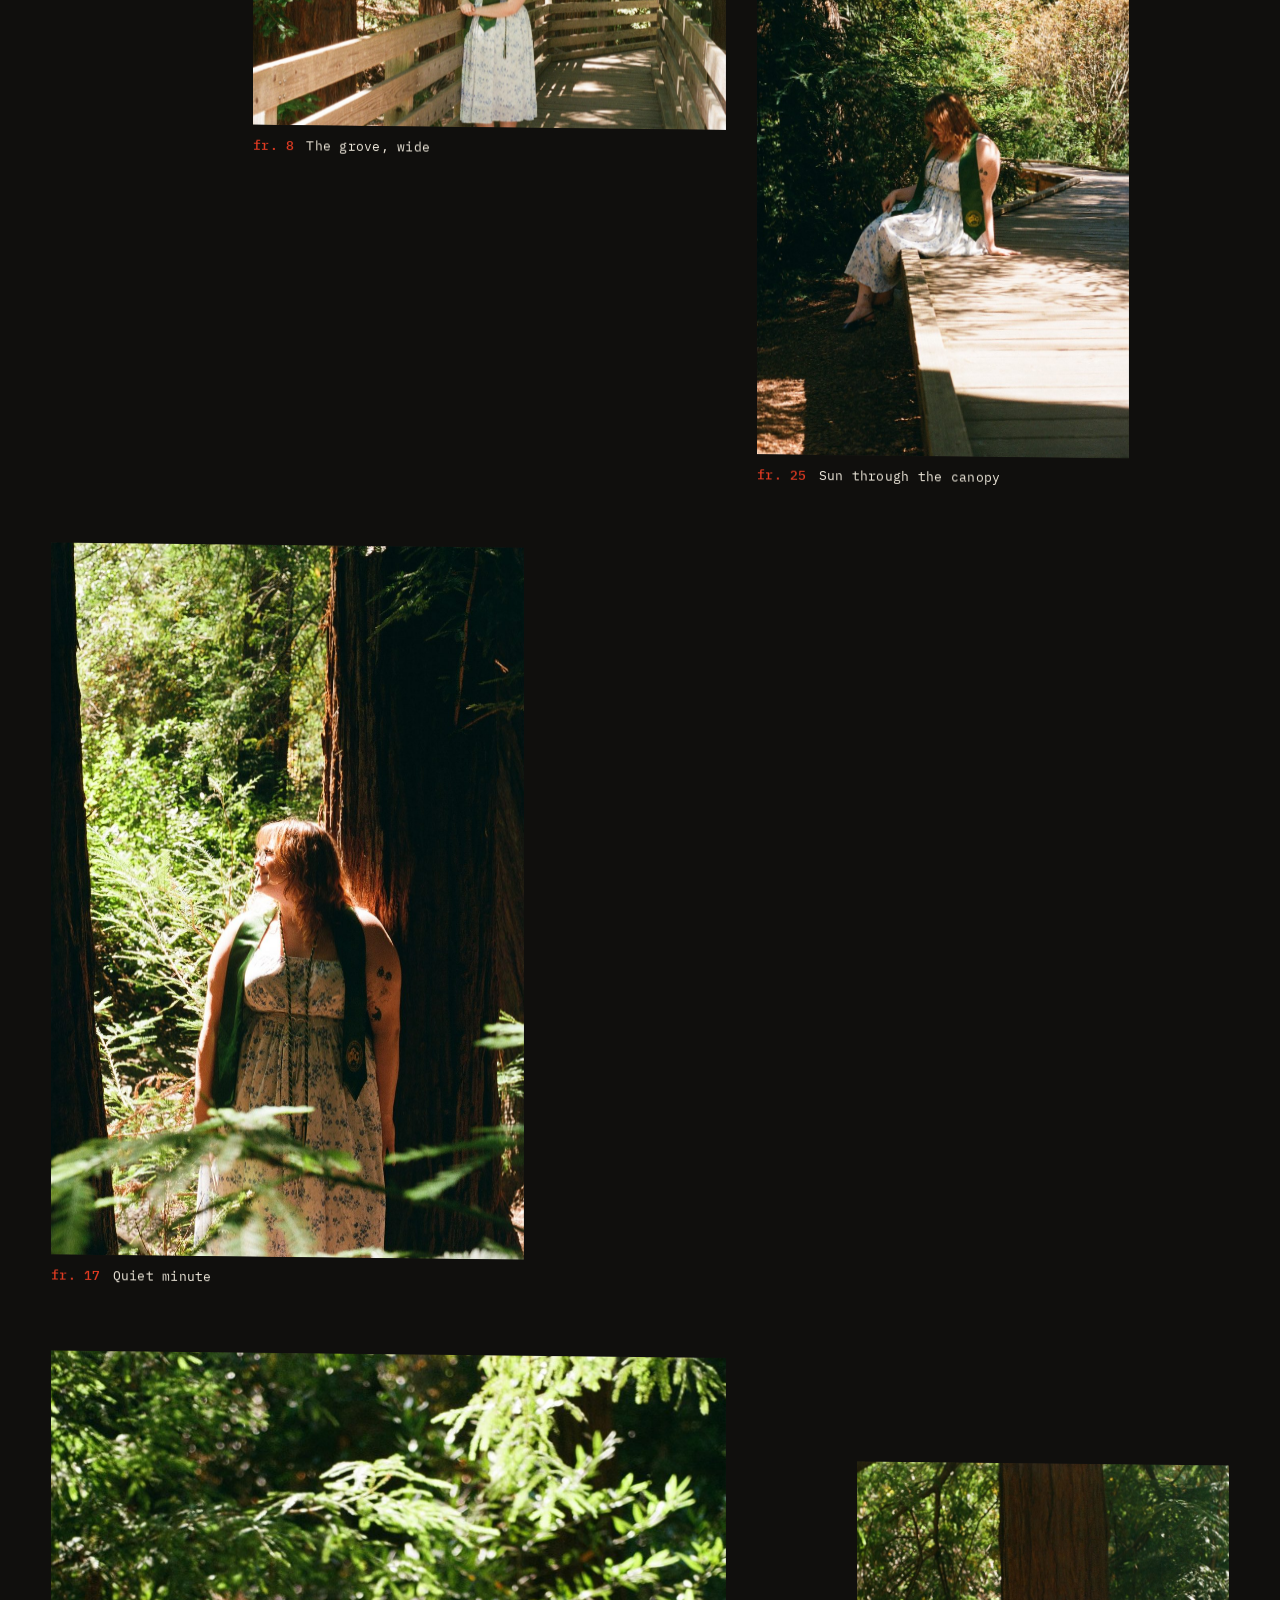
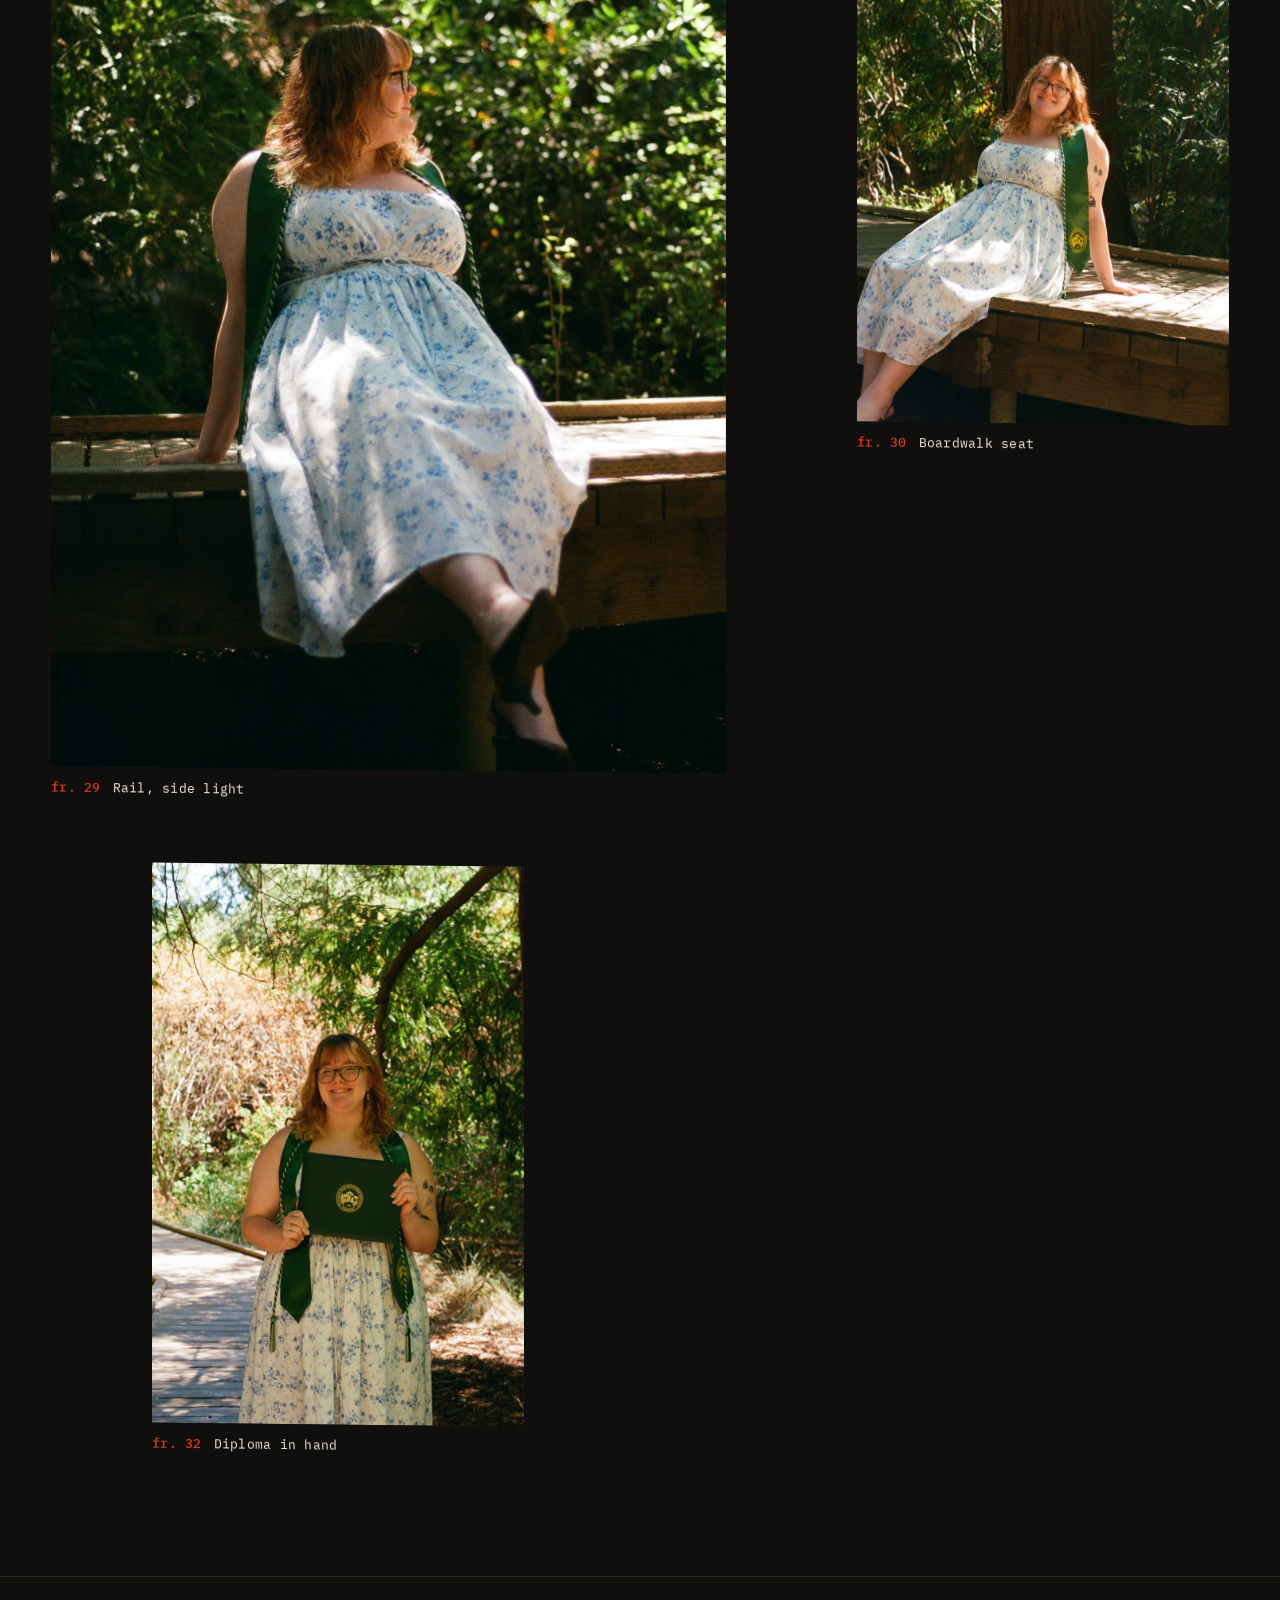
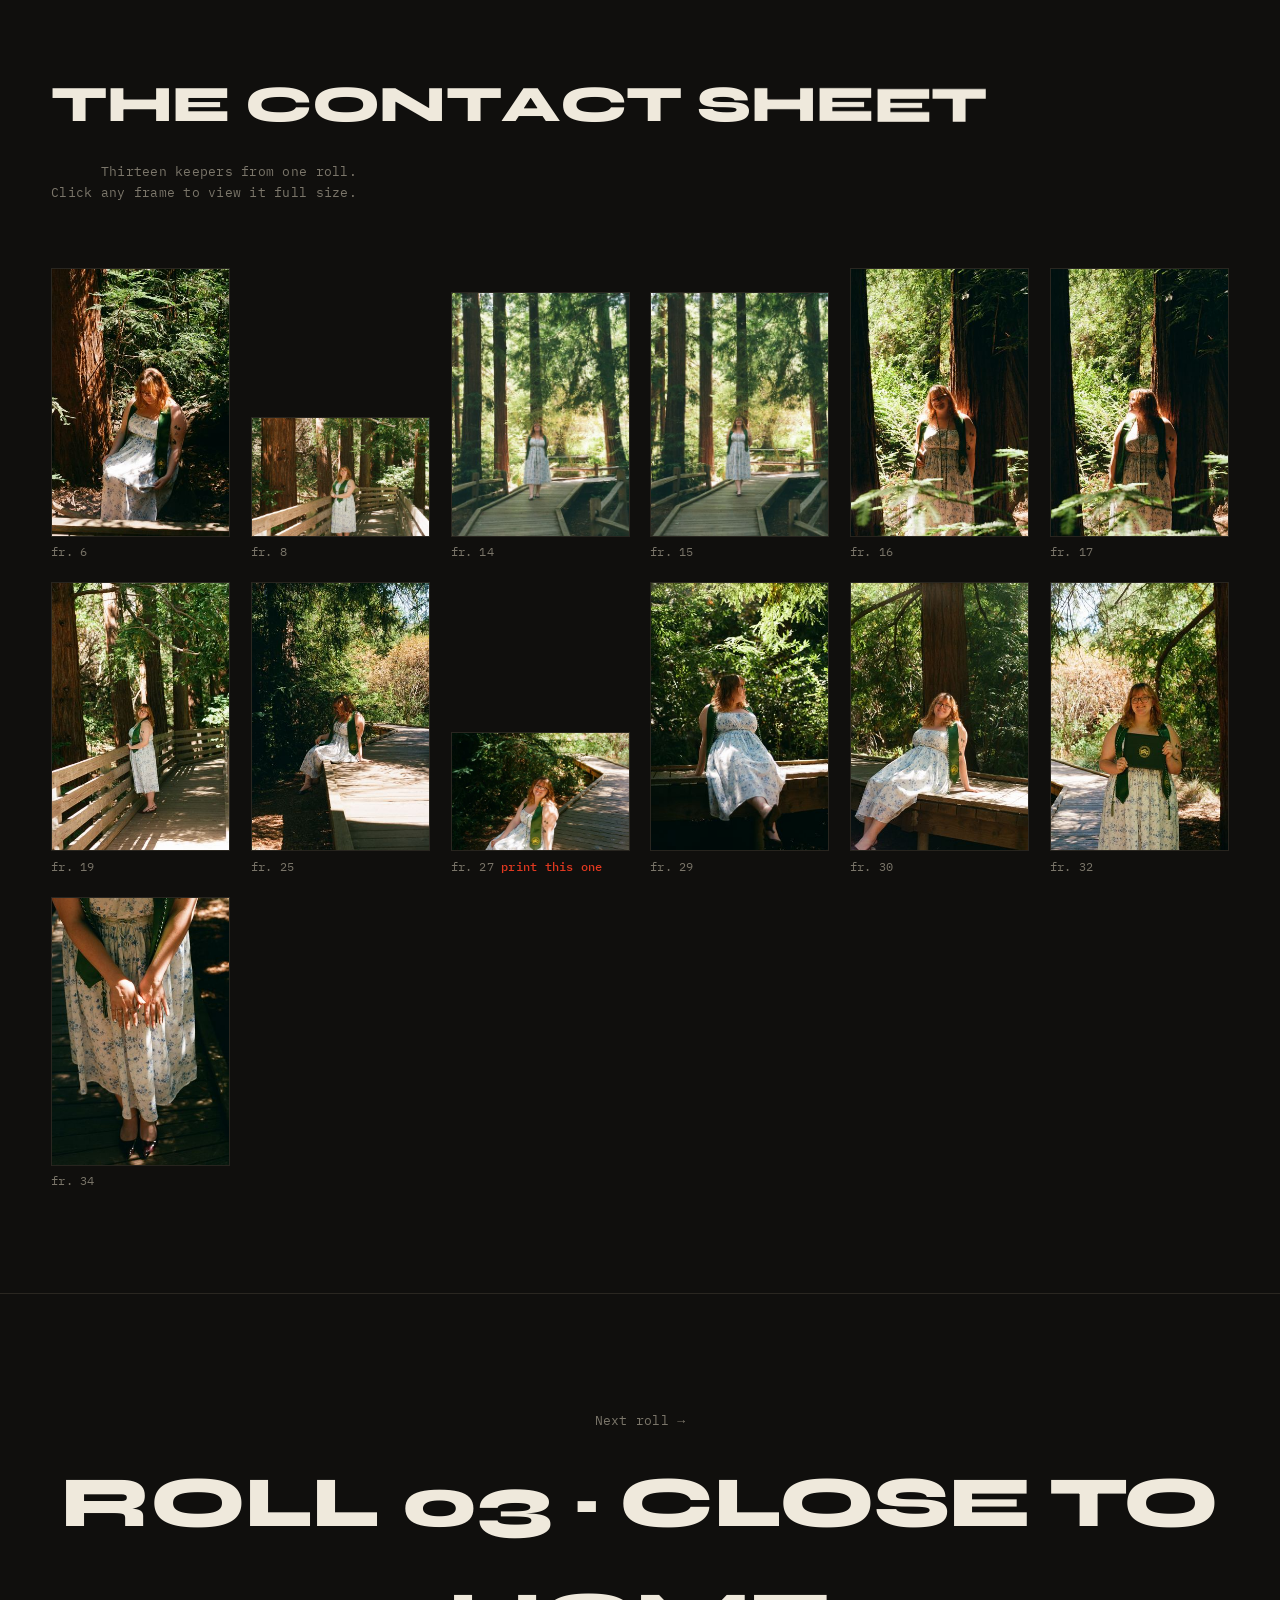
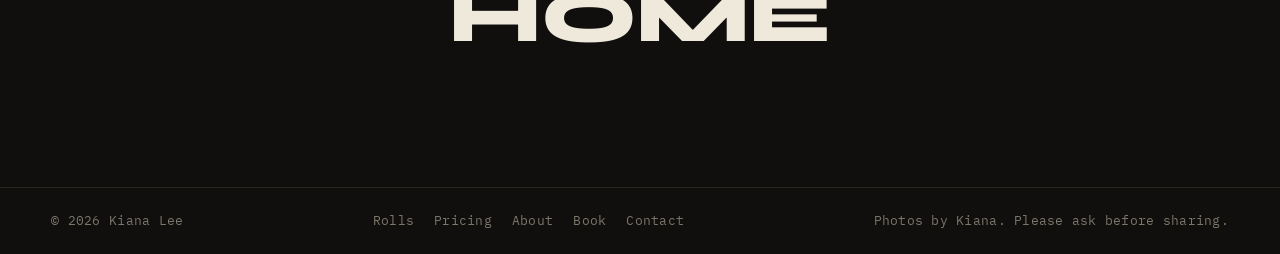
<file: graduation.html>
<!DOCTYPE html>
<html lang="en">
<head>
<meta charset="UTF-8">
<meta name="viewport" content="width=device-width, initial-scale=1.0">
<title>Roll 02 · Grad, Among Redwoods · Kiana Lee</title>
<meta name="description" content="A graduation session photographed by Kiana Lee on one roll of 35mm in a redwood grove near San Jose.">
<meta property="og:type" content="website">
<meta property="og:title" content="Roll 02 · Grad, Among Redwoods · Kiana Lee">
<meta property="og:description" content="A graduation session photographed by Kiana Lee on one roll of 35mm in a redwood grove near San Jose.">
<meta property="og:url" content="https://kianalee.photo/graduation.html">
<meta property="og:image" content="https://kianalee.photo/assets/img/grad-27.jpg">
<meta name="twitter:card" content="summary_large_image">
<link rel="icon" href="data:image/svg+xml,%3Csvg xmlns='http://www.w3.org/2000/svg' viewBox='0 0 32 32'%3E%3Crect width='32' height='32' fill='%23100F0D'/%3E%3Cellipse cx='16' cy='16' rx='11' ry='9' fill='none' stroke='%23E23A21' stroke-width='2.5' transform='rotate(-8 16 16)'/%3E%3C/svg%3E">
<link rel="stylesheet" href="styles.css">
<script>
if ("scrollRestoration" in history) history.scrollRestoration = "manual";
window.scrollTo(0, 0);
</script>
</head>
<body>

<div class="wipe wipe--in" aria-hidden="true"></div>

<div class="cursor-dot" aria-hidden="true"></div>
<div class="cursor-ring" aria-hidden="true"><span class="cursor-label mono"></span></div>

<canvas class="grain" aria-hidden="true"></canvas>

<header class="topbar">
  <a class="topbar-name" href="index.html">K.LEE</a>
  <button class="menu-toggle mono" type="button" aria-expanded="false" aria-controls="main-nav">Menu</button>
  <nav class="topbar-nav mono" id="main-nav" aria-label="Main">
    <a href="rolls.html" aria-current="page">Rolls</a>
    <a href="pricing.html">Pricing</a>
    <a href="about.html">About</a>
    <a href="booking.html" class="topbar-book">Book a session</a>
  </nav>
</header>

<main id="top">

  <header class="page-head">
    <p class="page-eyebrow mono intro-fade">Roll 02 &middot; 35mm &middot; summer</p>
    <h1 class="page-title split" data-split>GRAD, AMONG REDWOODS</h1>
    <p class="page-note intro-fade">
      One graduate, one grove, one roll. Sun through the canopy did the lighting.
      This is the session Kiana books most. Honestly, she'd shoot it for free.
    </p>
  </header>

  <!-- ============ THE FRAMES ============ -->
  <section class="work" id="frames">
    <div class="work-grid skewable">

      <figure class="shot" data-lb data-cursor="view">
        <div class="shot-frame"><img src="assets/img/grad-27.jpg" alt="A graduate sitting on a boardwalk rail, laughing in backlight" loading="lazy" width="1600" height="1061" data-inner><span class="marks" aria-hidden="true"></span></div>
        <figcaption class="shot-caption mono"><span class="shot-no">fr. 27</span> Boardwalk, mid-laugh</figcaption>
        <span class="pencil-note mono" aria-hidden="true">print this one</span>
      </figure>

      <figure class="shot" data-lb data-cursor="view">
        <div class="shot-frame"><img src="assets/img/grad-14.jpg" alt="Walking the boardwalk between redwoods" loading="lazy" width="1169" height="1600" data-inner><span class="marks" aria-hidden="true"></span></div>
        <figcaption class="shot-caption mono"><span class="shot-no">fr. 14</span> The walk in</figcaption>
      </figure>

      <figure class="shot" data-lb data-cursor="view">
        <div class="shot-frame"><img src="assets/img/grad-06.jpg" alt="A graduate in a white dress beside a redwood trunk, sun-dappled" loading="lazy" width="1061" height="1600" data-inner><span class="marks" aria-hidden="true"></span></div>
        <figcaption class="shot-caption mono"><span class="shot-no">fr. 6</span> Among the redwoods</figcaption>
      </figure>

      <figure class="shot" data-lb data-cursor="view">
        <div class="shot-frame"><img src="assets/img/grad-19.jpg" alt="Leaning against the boardwalk rail in the shade" loading="lazy" width="1061" height="1600" data-inner><span class="marks" aria-hidden="true"></span></div>
        <figcaption class="shot-caption mono"><span class="shot-no">fr. 19</span> Against the rail</figcaption>
      </figure>

      <figure class="shot" data-lb data-cursor="view">
        <div class="shot-frame"><img src="assets/img/grad-16.jpg" alt="Standing in dappled light against a redwood" loading="lazy" width="1061" height="1600" data-inner><span class="marks" aria-hidden="true"></span></div>
        <figcaption class="shot-caption mono"><span class="shot-no">fr. 16</span> Redwood shade</figcaption>
      </figure>

      <figure class="shot" data-lb data-cursor="view">
        <div class="shot-frame"><img src="assets/img/grad-15.jpg" alt="On the boardwalk, dress catching the light" loading="lazy" width="1061" height="1600" data-inner><span class="marks" aria-hidden="true"></span></div>
        <figcaption class="shot-caption mono"><span class="shot-no">fr. 15</span> Walk in, take two</figcaption>
      </figure>

      <figure class="shot" data-lb data-cursor="view">
        <div class="shot-frame"><img src="assets/img/grad-34.jpg" alt="Detail of folded hands, lace dress and graduation stole" loading="lazy" width="1061" height="1600" data-inner><span class="marks" aria-hidden="true"></span></div>
        <figcaption class="shot-caption mono"><span class="shot-no">fr. 34</span> Stole &amp; lace, detail</figcaption>
      </figure>

      <figure class="shot" data-lb data-cursor="view">
        <div class="shot-frame"><img src="assets/img/grad-08.jpg" alt="The graduate on a bridge, the whole grove around her" loading="lazy" width="1600" height="1061" data-inner><span class="marks" aria-hidden="true"></span></div>
        <figcaption class="shot-caption mono"><span class="shot-no">fr. 8</span> The grove, wide</figcaption>
      </figure>

      <figure class="shot" data-lb data-cursor="view">
        <div class="shot-frame"><img src="assets/img/grad-25.jpg" alt="Seated on the boardwalk edge under the canopy" loading="lazy" width="1061" height="1600" data-inner><span class="marks" aria-hidden="true"></span></div>
        <figcaption class="shot-caption mono"><span class="shot-no">fr. 25</span> Sun through the canopy</figcaption>
      </figure>

      <figure class="shot" data-lb data-cursor="view">
        <div class="shot-frame"><img src="assets/img/grad-17.jpg" alt="A quiet look down beside a leaning redwood trunk" loading="lazy" width="1061" height="1600" data-inner><span class="marks" aria-hidden="true"></span></div>
        <figcaption class="shot-caption mono"><span class="shot-no">fr. 17</span> Quiet minute</figcaption>
      </figure>

      <figure class="shot" data-lb data-cursor="view">
        <div class="shot-frame"><img src="assets/img/grad-29.jpg" alt="Seated on the rail in side light" loading="lazy" width="1061" height="1600" data-inner><span class="marks" aria-hidden="true"></span></div>
        <figcaption class="shot-caption mono"><span class="shot-no">fr. 29</span> Rail, side light</figcaption>
      </figure>

      <figure class="shot" data-lb data-cursor="view">
        <div class="shot-frame"><img src="assets/img/grad-30.jpg" alt="Seated on the boardwalk, dress spread, looking away" loading="lazy" width="1061" height="1600" data-inner><span class="marks" aria-hidden="true"></span></div>
        <figcaption class="shot-caption mono"><span class="shot-no">fr. 30</span> Boardwalk seat</figcaption>
      </figure>

      <figure class="shot" data-lb data-cursor="view">
        <div class="shot-frame"><img src="assets/img/grad-32.jpg" alt="Holding the diploma cover, green stole over a white dress" loading="lazy" width="1061" height="1600" data-inner><span class="marks" aria-hidden="true"></span></div>
        <figcaption class="shot-caption mono"><span class="shot-no">fr. 32</span> Diploma in hand</figcaption>
      </figure>

    </div>
  </section>

  <!-- ============ CONTACT SHEET ============ -->
  <section class="sheet-section">
    <div class="section-head">
      <h2 class="section-title split" data-split>THE CONTACT SHEET</h2>
      <p class="section-note mono">Thirteen keepers from one roll.<br>Click any frame to view it full size.</p>
    </div>
    <div class="sheet">
      <figure class="sheet-cell" data-lb data-full="assets/img/grad-06.jpg"><img src="assets/img/grad-06-t.jpg" alt="Beside a redwood trunk, sun-dappled" loading="lazy" width="345" height="520"><figcaption class="mono">fr. 6</figcaption></figure>
      <figure class="sheet-cell" data-lb data-full="assets/img/grad-08.jpg"><img src="assets/img/grad-08-t.jpg" alt="The grove, wide" loading="lazy" width="520" height="345"><figcaption class="mono">fr. 8</figcaption></figure>
      <figure class="sheet-cell" data-lb data-full="assets/img/grad-14.jpg"><img src="assets/img/grad-14-t.jpg" alt="The walk in" loading="lazy" width="380" height="520"><figcaption class="mono">fr. 14</figcaption></figure>
      <figure class="sheet-cell" data-lb data-full="assets/img/grad-15.jpg"><img src="assets/img/grad-15-t.jpg" alt="Walk in, take two" loading="lazy" width="345" height="520"><figcaption class="mono">fr. 15</figcaption></figure>
      <figure class="sheet-cell" data-lb data-full="assets/img/grad-16.jpg"><img src="assets/img/grad-16-t.jpg" alt="Redwood shade" loading="lazy" width="345" height="520"><figcaption class="mono">fr. 16</figcaption></figure>
      <figure class="sheet-cell" data-lb data-full="assets/img/grad-17.jpg"><img src="assets/img/grad-17-t.jpg" alt="Quiet minute" loading="lazy" width="345" height="520"><figcaption class="mono">fr. 17</figcaption></figure>
      <figure class="sheet-cell" data-lb data-full="assets/img/grad-19.jpg"><img src="assets/img/grad-19-t.jpg" alt="Against the rail" loading="lazy" width="345" height="520"><figcaption class="mono">fr. 19</figcaption></figure>
      <figure class="sheet-cell" data-lb data-full="assets/img/grad-25.jpg"><img src="assets/img/grad-25-t.jpg" alt="Sun through the canopy" loading="lazy" width="345" height="520"><figcaption class="mono">fr. 25</figcaption></figure>
      <figure class="sheet-cell" data-lb data-full="assets/img/grad-27.jpg"><img src="assets/img/grad-27-t.jpg" alt="Boardwalk, mid-laugh" loading="lazy" width="520" height="345"><figcaption class="mono">fr. 27 <span class="marker-note">print this one</span></figcaption></figure>
      <figure class="sheet-cell" data-lb data-full="assets/img/grad-29.jpg"><img src="assets/img/grad-29-t.jpg" alt="Rail, side light" loading="lazy" width="345" height="520"><figcaption class="mono">fr. 29</figcaption></figure>
      <figure class="sheet-cell" data-lb data-full="assets/img/grad-30.jpg"><img src="assets/img/grad-30-t.jpg" alt="Boardwalk seat" loading="lazy" width="345" height="520"><figcaption class="mono">fr. 30</figcaption></figure>
      <figure class="sheet-cell" data-lb data-full="assets/img/grad-32.jpg"><img src="assets/img/grad-32-t.jpg" alt="Diploma in hand" loading="lazy" width="345" height="520"><figcaption class="mono">fr. 32</figcaption></figure>
      <figure class="sheet-cell" data-lb data-full="assets/img/grad-34.jpg"><img src="assets/img/grad-34-t.jpg" alt="Stole and lace, detail" loading="lazy" width="345" height="520"><figcaption class="mono">fr. 34</figcaption></figure>
    </div>
  </section>

  <a class="next-roll" href="close-to-home.html" data-cursor="go">
    <span class="mono">Next roll &rarr;</span>
    <span class="next-roll-title">ROLL 03 &middot; CLOSE TO HOME</span>
  </a>

  <footer class="footer mono">
    <span>&copy; 2026 Kiana Lee</span>
    <nav class="footer-nav" aria-label="Footer">
      <a href="rolls.html">Rolls</a>
      <a href="pricing.html">Pricing</a>
      <a href="about.html">About</a>
      <a href="booking.html">Book</a>
      <a href="contact.html">Contact</a>
    </nav>
    <span>Photos by Kiana. Please ask before sharing.</span>
  </footer>

</main>

<div class="lightbox" id="lightbox" role="dialog" aria-modal="true" aria-label="Photo viewer" hidden>
  <button class="lightbox-close mono" id="lb-close" aria-label="Close viewer">close &times;</button>
  <button class="lightbox-arrow lightbox-prev mono" id="lb-prev" aria-label="Previous photo">&larr;</button>
  <figure class="lightbox-figure">
    <img id="lb-img" alt="">
    <figcaption class="mono" id="lb-caption"></figcaption>
  </figure>
  <button class="lightbox-arrow lightbox-next mono" id="lb-next" aria-label="Next photo">&rarr;</button>
</div>

<script src="vendor/gsap.min.js"></script>
<script src="vendor/ScrollTrigger.min.js"></script>
<script src="vendor/lenis.min.js"></script>
<script src="main.js"></script>
</body>
</html>
</file>
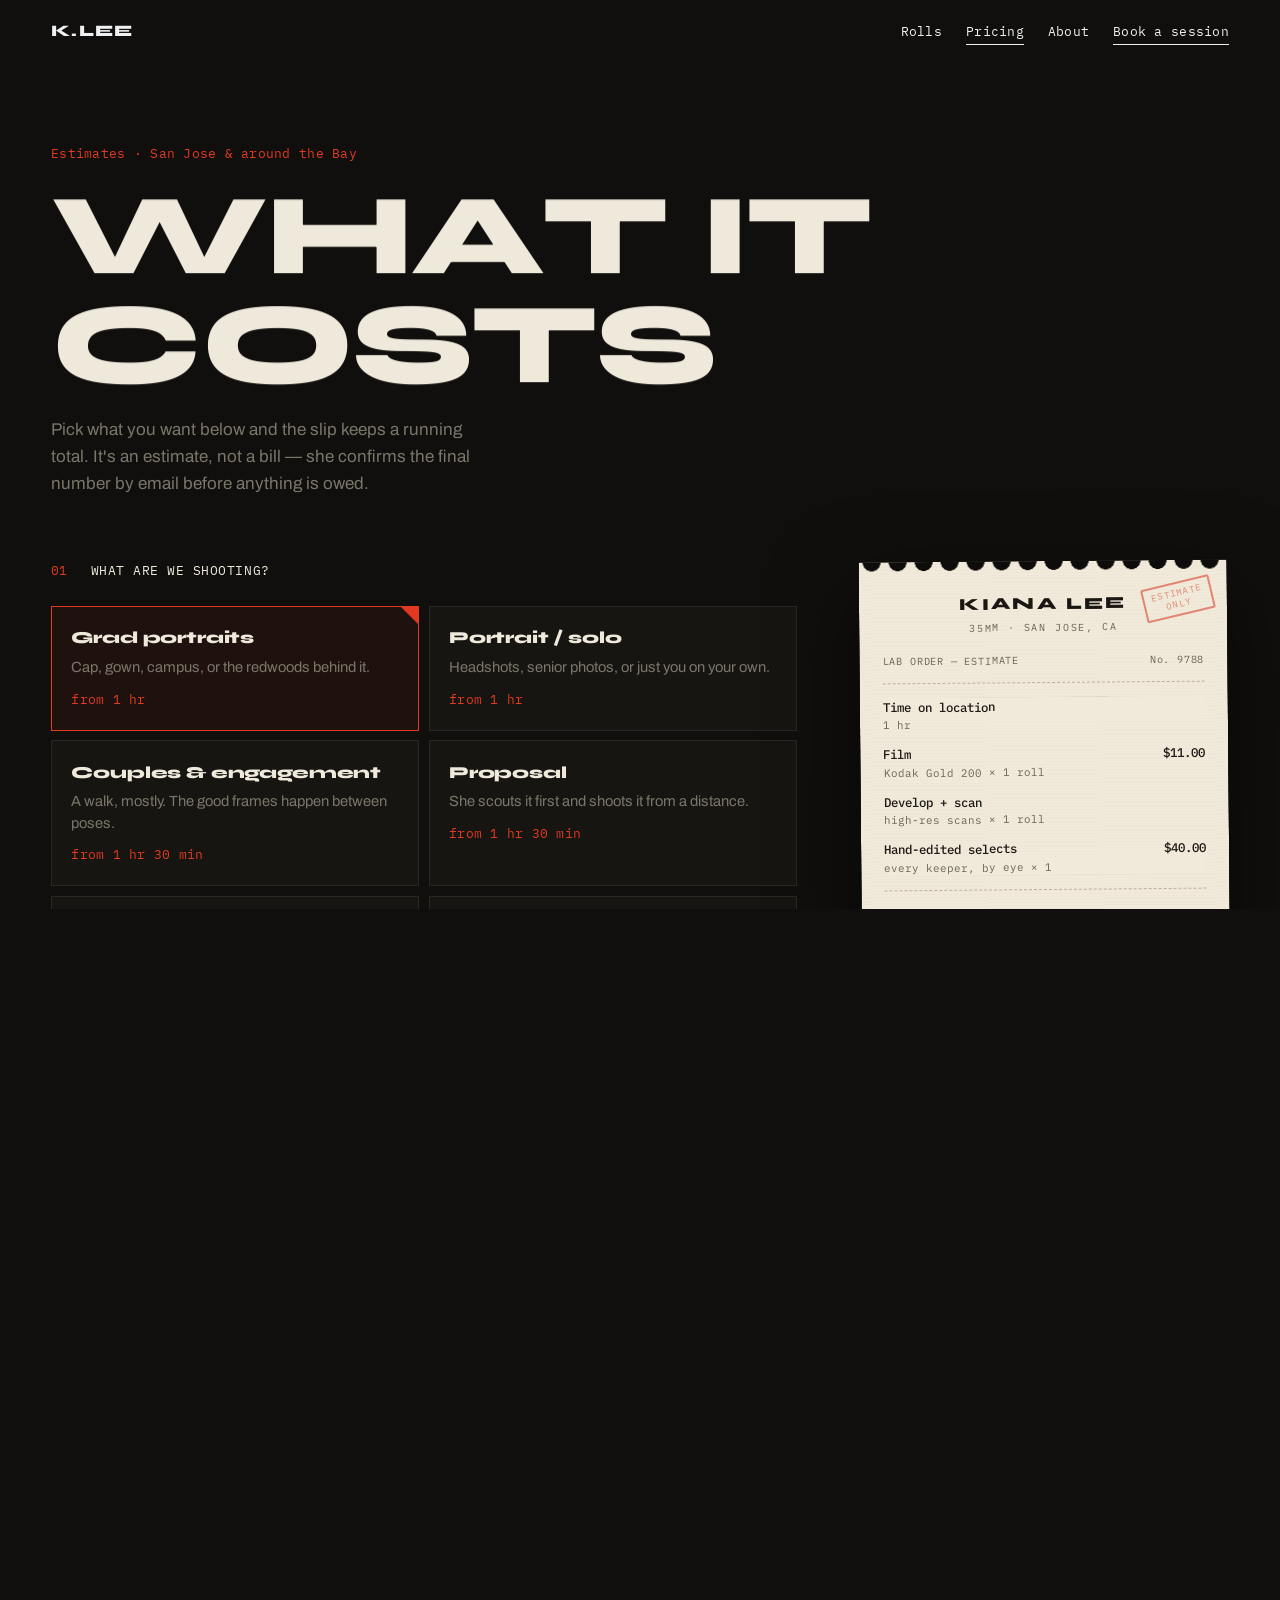
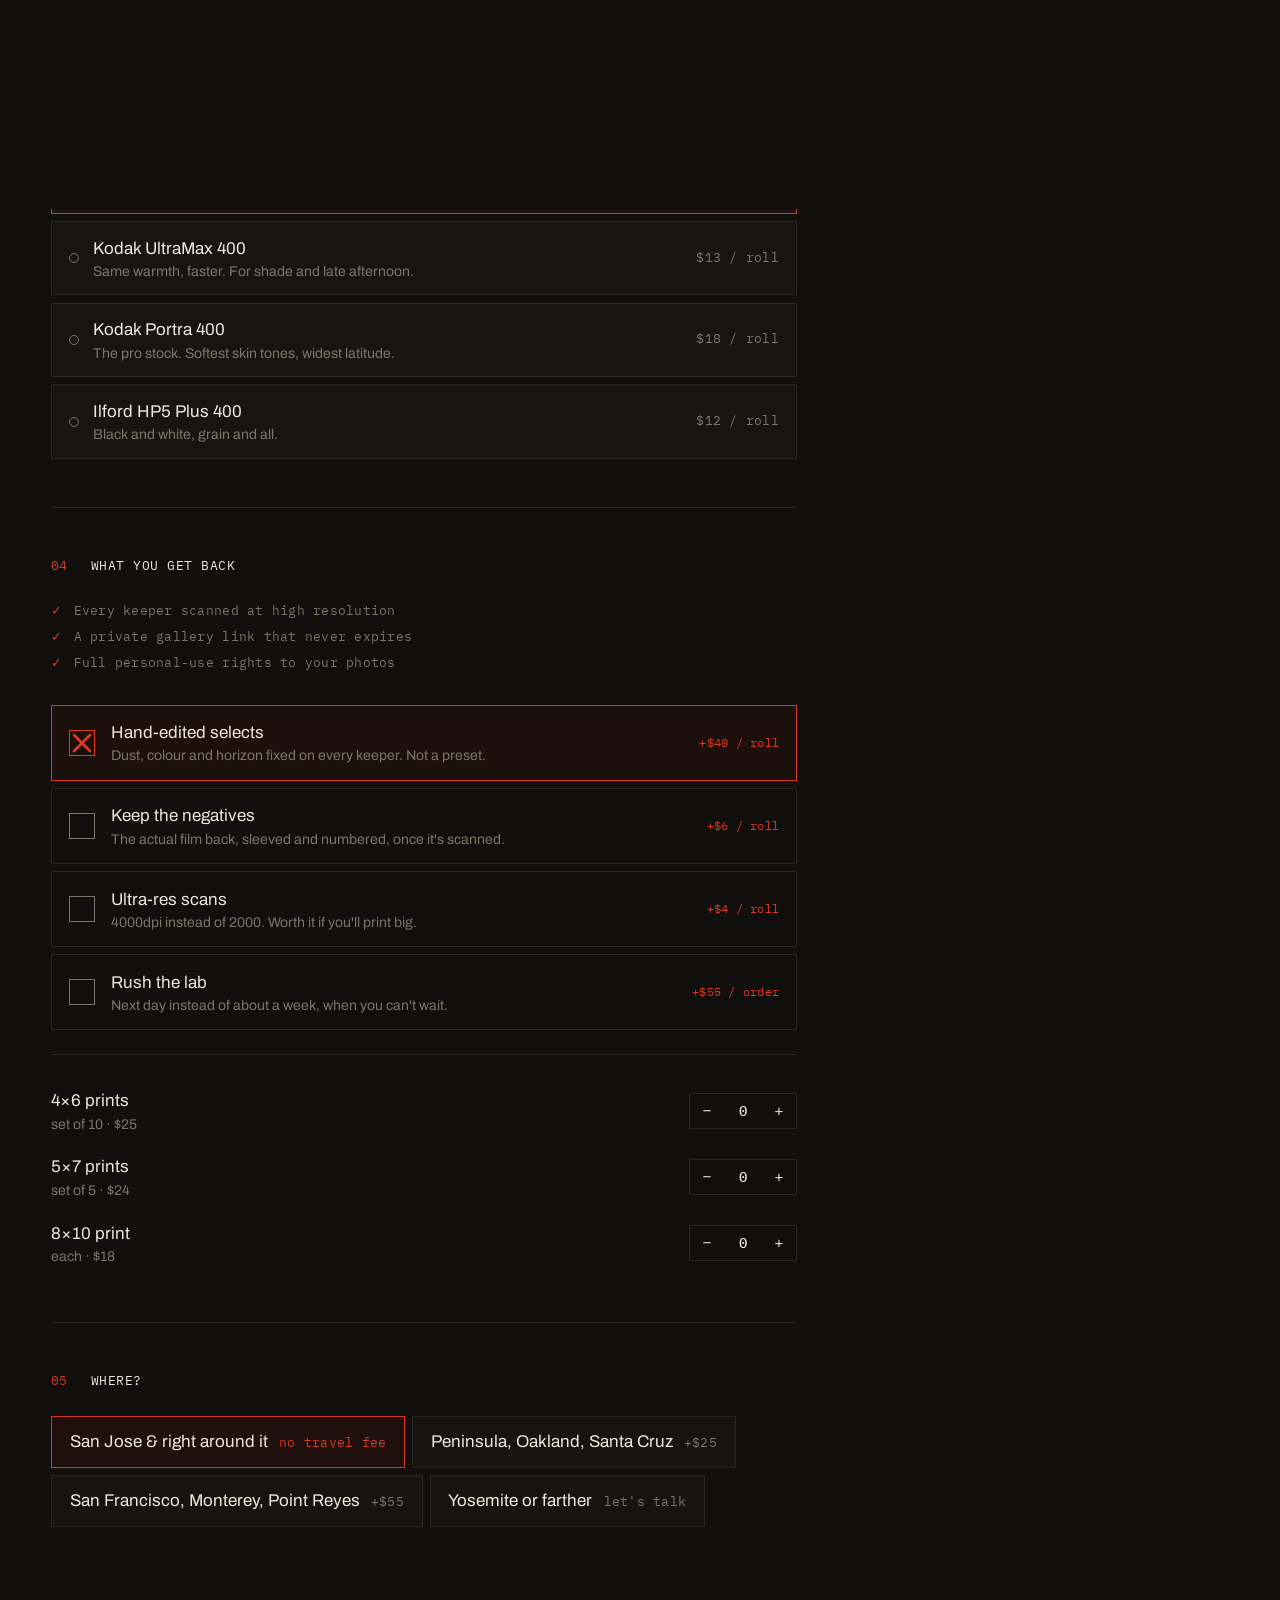
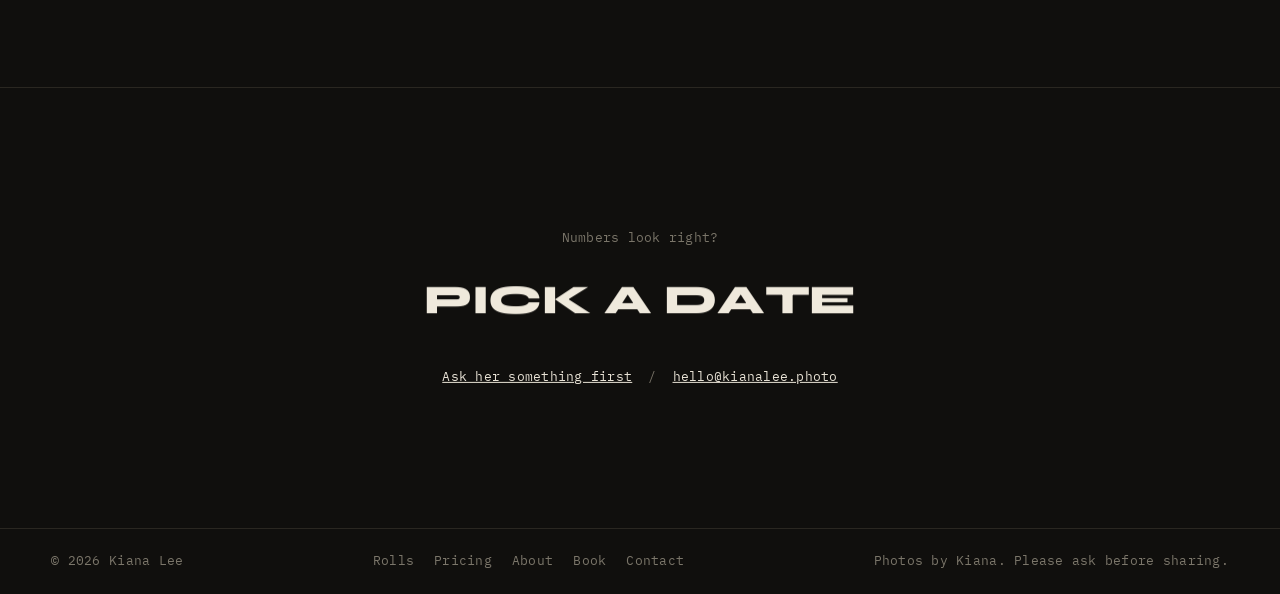
<file: pricing.html>
<!DOCTYPE html>
<html lang="en">
<head>
<meta charset="UTF-8">
<meta name="viewport" content="width=device-width, initial-scale=1.0">
<title>Pricing · Kiana Lee</title>
<meta name="description" content="Estimate a 35mm film session with Kiana Lee: session time, film, developing, scans, prints and editing, worked out from what you actually want, before you get in touch.">
<meta property="og:type" content="website">
<meta property="og:title" content="Pricing · Kiana Lee">
<meta property="og:description" content="Estimate a 35mm film session with Kiana Lee: session time, film, developing, scans, prints and editing, worked out from what you actually want, before you get in touch.">
<meta property="og:url" content="https://kianalee.photo/pricing.html">
<meta property="og:image" content="https://kianalee.photo/assets/img/hero.jpg">
<meta name="twitter:card" content="summary_large_image">
<link rel="icon" href="data:image/svg+xml,%3Csvg xmlns='http://www.w3.org/2000/svg' viewBox='0 0 32 32'%3E%3Crect width='32' height='32' fill='%23100F0D'/%3E%3Cellipse cx='16' cy='16' rx='11' ry='9' fill='none' stroke='%23E23A21' stroke-width='2.5' transform='rotate(-8 16 16)'/%3E%3C/svg%3E">
<link rel="stylesheet" href="styles.css">
<script>
if ("scrollRestoration" in history) history.scrollRestoration = "manual";
window.scrollTo(0, 0);
</script>
</head>
<body>

<div class="wipe wipe--in" aria-hidden="true"></div>

<div class="cursor-dot" aria-hidden="true"></div>
<div class="cursor-ring" aria-hidden="true"><span class="cursor-label mono"></span></div>

<canvas class="grain" aria-hidden="true"></canvas>

<header class="topbar">
  <a class="topbar-name" href="index.html">K.LEE</a>
  <button class="menu-toggle mono" type="button" aria-expanded="false" aria-controls="main-nav">Menu</button>
  <nav class="topbar-nav mono" id="main-nav" aria-label="Main">
    <a href="rolls.html">Rolls</a>
    <a href="pricing.html" aria-current="page">Pricing</a>
    <a href="about.html">About</a>
    <a href="booking.html" class="topbar-book">Book a session</a>
  </nav>
</header>

<main id="top">

  <header class="page-head">
    <p class="page-eyebrow mono intro-fade">Estimates &middot; San Jose &amp; around the Bay</p>
    <h1 class="page-title split" data-split>WHAT IT COSTS</h1>
    <p class="page-note intro-fade">
      Pick what you want below and the slip keeps a running total.
      It's an estimate, not a bill &mdash; she confirms the final number by
      email before anything is owed.
    </p>
  </header>

  <section class="est">

    <div class="est-config">

      <div class="est-block reveal" role="group" aria-labelledby="leg-1">
        <h2 class="est-legend mono" id="leg-1"><span class="est-no">01</span> What are we shooting?</h2>
        <div class="type-grid" id="type-grid"></div>
        <p class="est-hint mono" id="type-note"></p>
      </div>

      <div class="est-block reveal" role="group" aria-labelledby="leg-2">
        <h2 class="est-legend mono" id="leg-2"><span class="est-no">02</span> How much time?</h2>
        <div class="dial">
          <output class="dial-read" id="hours-read" for="hours">1 HR</output>
          <input class="dial-range" id="hours" type="range" min="1" max="16" step="1" value="2"
                 aria-label="Time on location, in half hours">
          <div class="dial-scale mono" id="hours-scale" aria-hidden="true"></div>
        </div>
        <p class="est-hint mono" id="hours-note">Half-hour steps. Driving between spots counts.</p>
      </div>

      <div class="est-block reveal" role="group" aria-labelledby="leg-3">
        <h2 class="est-legend mono" id="leg-3"><span class="est-no">03</span> How much film?</h2>
        <div class="rolls">
          <div class="stepper" role="group" aria-label="Number of rolls">
            <button class="stepper-btn" type="button" data-roll="-1" aria-label="One roll fewer">&minus;</button>
            <span class="stepper-val" id="rolls-val" aria-live="polite">1</span>
            <button class="stepper-btn" type="button" data-roll="1" aria-label="One roll more">+</button>
          </div>
          <div class="canisters" id="canisters" aria-hidden="true"></div>
          <p class="est-hint mono" id="rolls-note">36 frames a roll. She shoots most of it.</p>
        </div>
        <div class="stock-list" id="stock-list"></div>
      </div>

      <div class="est-block reveal" role="group" aria-labelledby="leg-4">
        <h2 class="est-legend mono" id="leg-4"><span class="est-no">04</span> What you get back</h2>
        <ul class="included mono" id="included"></ul>
        <div class="marks-list" id="addons"></div>
        <div class="print-list" id="prints"></div>
      </div>

      <div class="est-block reveal" role="group" aria-labelledby="leg-5">
        <h2 class="est-legend mono" id="leg-5"><span class="est-no">05</span> Where?</h2>
        <div class="pills" id="travel"></div>
      </div>

    </div>

    <aside class="est-slip-wrap">
      <div class="slip" id="slip">
        <div class="slip-head">
          <p class="slip-brand">KIANA LEE</p>
          <p class="slip-sub">35MM &middot; SAN JOSE, CA</p>
          <p class="slip-meta"><span>LAB ORDER &mdash; ESTIMATE</span><span id="slip-no">No. 0000</span></p>
        </div>
        <div class="slip-rule" aria-hidden="true"></div>
        <div class="slip-body" id="slip-body"></div>
        <div class="slip-rule" aria-hidden="true"></div>
        <div class="slip-total">
          <span>ESTIMATE</span>
          <span id="slip-total">$0.00</span>
        </div>
        <p class="slip-deposit"><span>Deposit to hold the date</span><span id="slip-deposit">$0</span></p>
        <p class="slip-quote" id="slip-quote" hidden></p>
        <a class="slip-cta" id="slip-cta" href="booking.html" data-cursor="go">TAKE THIS TO THE CALENDAR &rarr;</a>
        <p class="slip-fine">
          Estimate only. She confirms the final number by email before
          anything is due. The deposit comes off the total.
        </p>
        <p class="vis-hidden" id="slip-status" role="status"></p>
        <p class="slip-stamp" aria-hidden="true">Estimate<br>only</p>
      </div>
    </aside>

  </section>

  <a class="est-bar mono" id="est-bar" href="booking.html" data-cursor="go">
    <span class="est-bar-label">Estimate</span>
    <span class="est-bar-total" id="est-bar-total">$0.00</span>
    <span class="est-bar-go">Book &rarr;</span>
  </a>

  <section class="contact">
    <p class="contact-eyebrow mono reveal">Numbers look right?</p>
    <a class="contact-email" href="booking.html" data-cursor="hi">
      <span class="contact-email-text split" data-split>PICK A DATE</span>
      <svg class="contact-underline" viewBox="0 0 600 24" fill="none" aria-hidden="true" preserveAspectRatio="none">
        <path class="marker-path marker-path-idle" d="M4 14 C 120 6, 300 20, 596 10" />
      </svg>
    </a>
    <div class="contact-links mono reveal">
      <a href="contact.html">Ask her something first</a>
      <span aria-hidden="true">/</span>
      <a href="mailto:hello@kianalee.photo">hello@kianalee.photo</a>
    </div>
  </section>

  <footer class="footer mono">
    <span>&copy; 2026 Kiana Lee</span>
    <nav class="footer-nav" aria-label="Footer">
      <a href="rolls.html">Rolls</a>
      <a href="pricing.html">Pricing</a>
      <a href="about.html">About</a>
      <a href="booking.html">Book</a>
      <a href="contact.html">Contact</a>
    </nav>
    <span>Photos by Kiana. Please ask before sharing.</span>
  </footer>

</main>

<script src="vendor/gsap.min.js"></script>
<script src="vendor/ScrollTrigger.min.js"></script>
<script src="vendor/lenis.min.js"></script>
<script src="assets/data/pricing.js"></script>
<script src="main.js"></script>
<script src="estimate.js"></script>
<script src="pricing.js"></script>
</body>
</html>
</file>
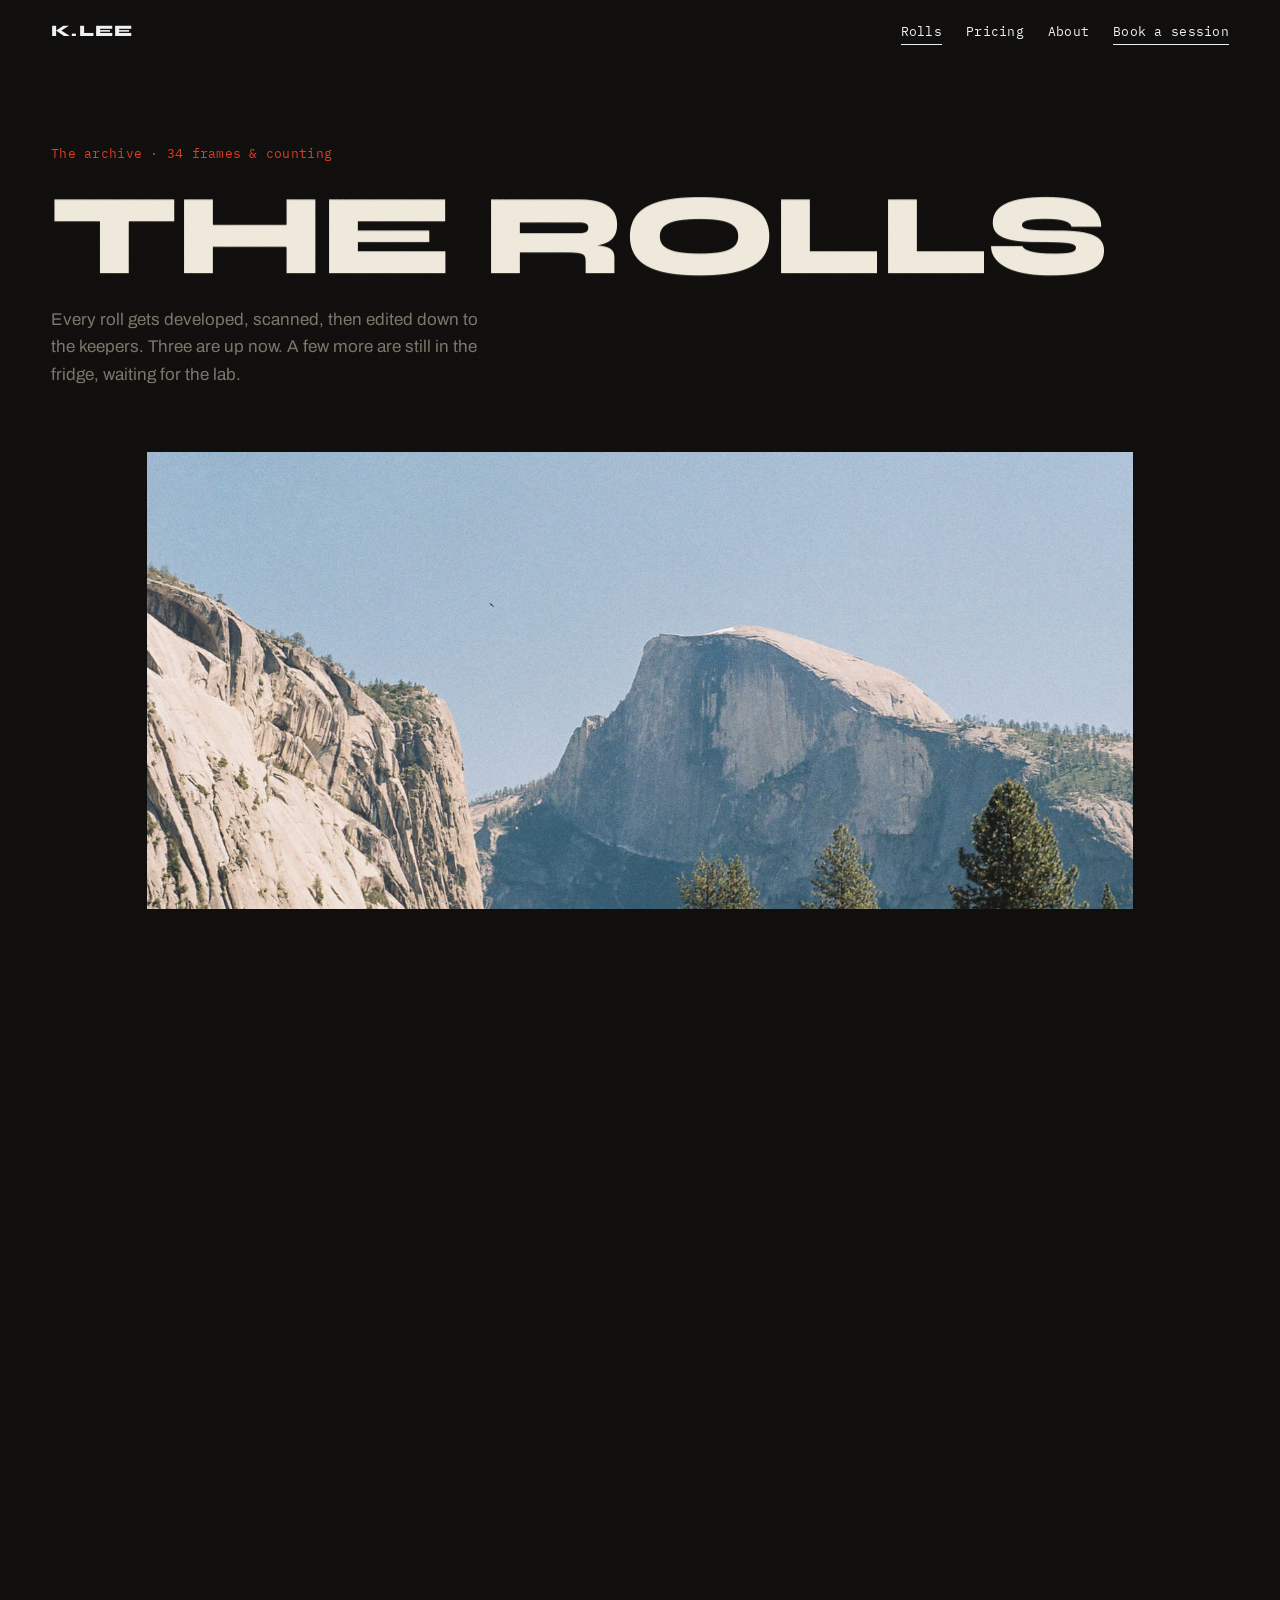
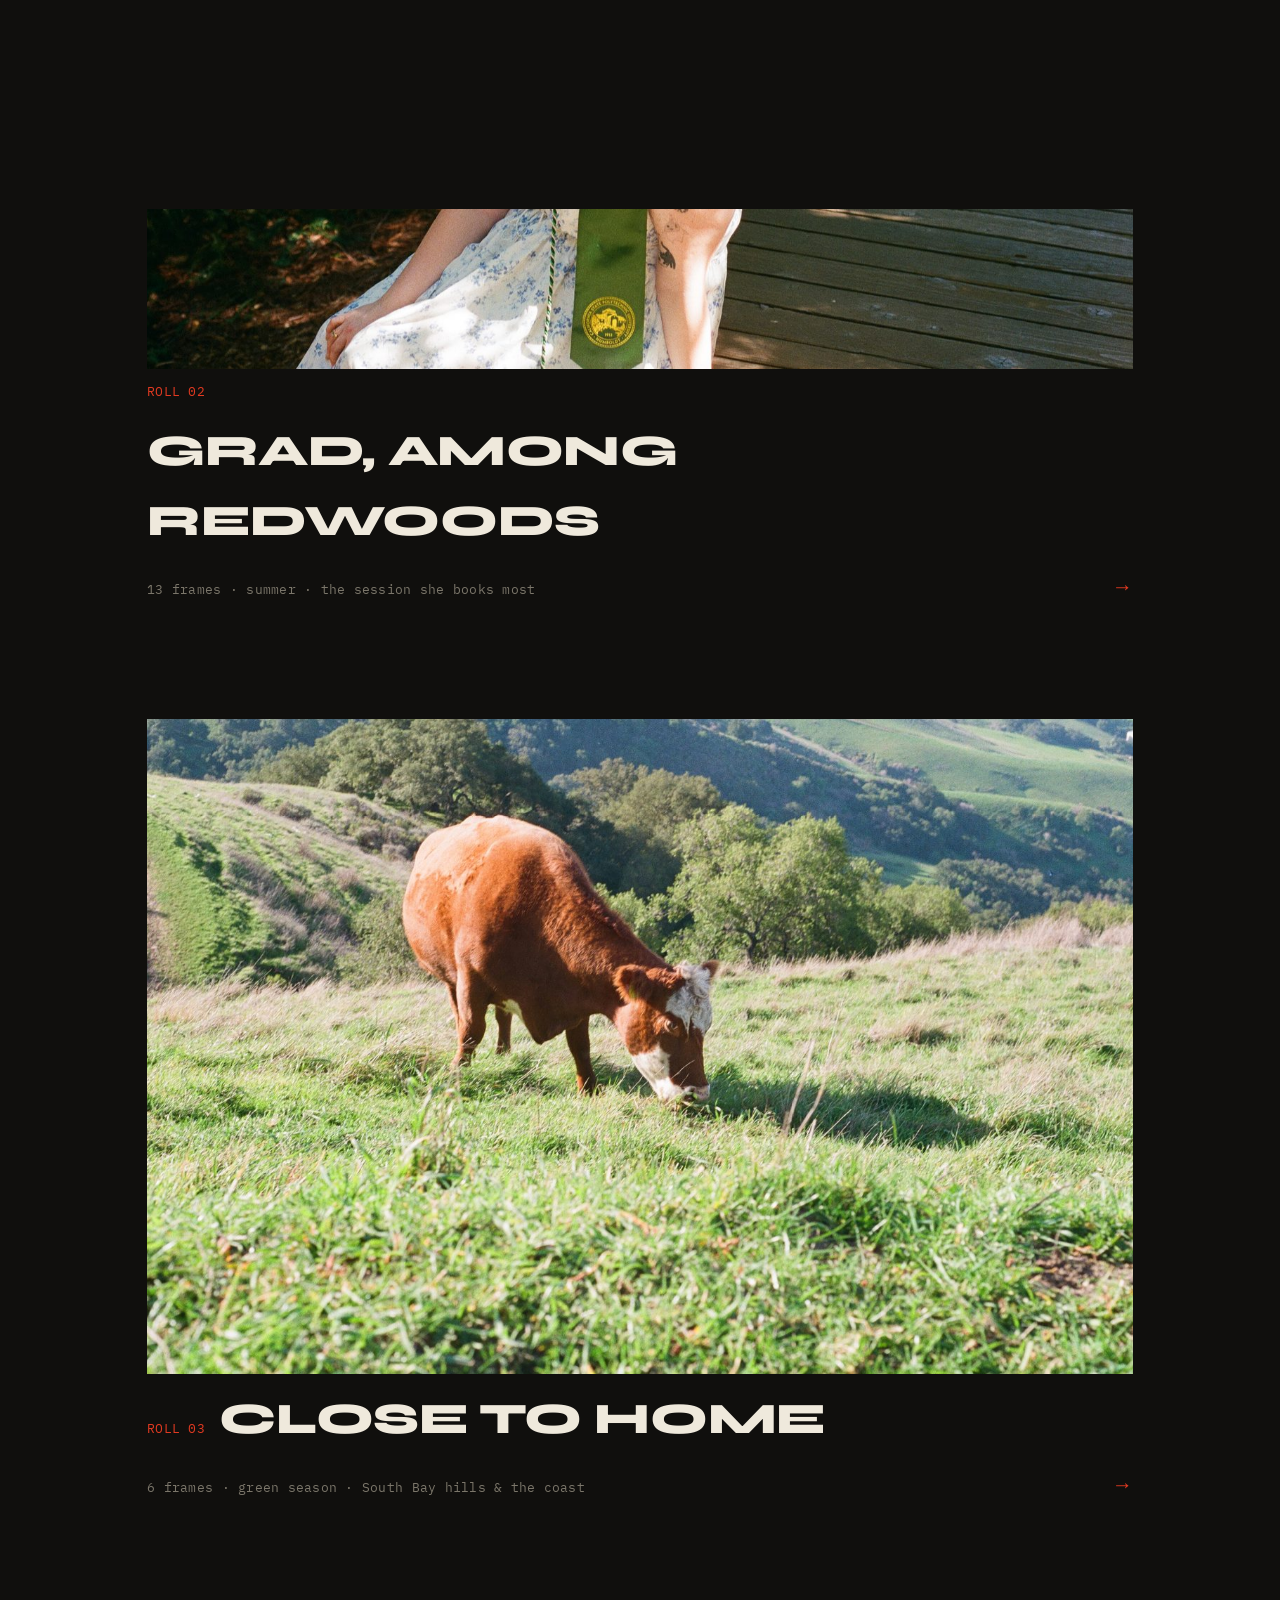
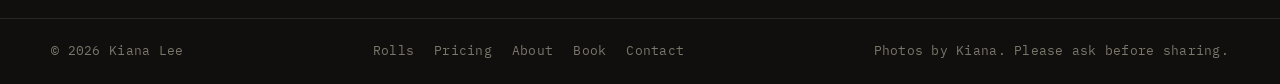
<file: rolls.html>
<!DOCTYPE html>
<html lang="en">
<head>
<meta charset="UTF-8">
<meta name="viewport" content="width=device-width, initial-scale=1.0">
<title>The Rolls · Kiana Lee</title>
<meta name="description" content="Browse Kiana Lee's 35mm photographs from Yosemite, a graduation among redwoods, and walks around the South Bay and coast.">
<meta property="og:type" content="website">
<meta property="og:title" content="The Rolls · Kiana Lee">
<meta property="og:description" content="Browse Kiana Lee's 35mm photographs from Yosemite, a graduation among redwoods, and walks around the South Bay and coast.">
<meta property="og:url" content="https://kianalee.photo/rolls.html">
<meta property="og:image" content="https://kianalee.photo/assets/img/yos-r2-13a.jpg">
<meta name="twitter:card" content="summary_large_image">
<link rel="icon" href="data:image/svg+xml,%3Csvg xmlns='http://www.w3.org/2000/svg' viewBox='0 0 32 32'%3E%3Crect width='32' height='32' fill='%23100F0D'/%3E%3Cellipse cx='16' cy='16' rx='11' ry='9' fill='none' stroke='%23E23A21' stroke-width='2.5' transform='rotate(-8 16 16)'/%3E%3C/svg%3E">
<link rel="stylesheet" href="styles.css">
<script>
if ("scrollRestoration" in history) history.scrollRestoration = "manual";
window.scrollTo(0, 0);
</script>
</head>
<body>

<div class="wipe wipe--in" aria-hidden="true"></div>

<div class="cursor-dot" aria-hidden="true"></div>
<div class="cursor-ring" aria-hidden="true"><span class="cursor-label mono"></span></div>

<canvas class="grain" aria-hidden="true"></canvas>

<header class="topbar">
  <a class="topbar-name" href="index.html">K.LEE</a>
  <button class="menu-toggle mono" type="button" aria-expanded="false" aria-controls="main-nav">Menu</button>
  <nav class="topbar-nav mono" id="main-nav" aria-label="Main">
    <a href="rolls.html" aria-current="page">Rolls</a>
    <a href="pricing.html">Pricing</a>
    <a href="about.html">About</a>
    <a href="booking.html" class="topbar-book">Book a session</a>
  </nav>
</header>

<main id="top">

  <header class="page-head">
    <p class="page-eyebrow mono intro-fade">The archive &middot; 34 frames &amp; counting</p>
    <h1 class="page-title split" data-split>THE ROLLS</h1>
    <p class="page-note intro-fade">
      Every roll gets developed, scanned, then edited down to the keepers.
      Three are up now. A few more are still in the fridge, waiting for the lab.
    </p>
  </header>

  <section class="home-section" style="border-top: none; padding-top: 0;">
    <div class="roll-cards roll-cards--stack">
      <a class="roll-card reveal" href="yosemite.html" data-cursor="go">
        <div class="card-frame"><img src="assets/img/yos-r2-13a.jpg" alt="Half Dome from the meadow, framed by trees" loading="lazy" width="1600" height="1081"><span class="marks" aria-hidden="true"></span></div>
        <div class="card-info">
          <span class="card-no mono">ROLL 01</span>
          <h2 class="card-title">YOSEMITE</h2>
          <span class="card-meta mono">15 frames &middot; spring &middot; granite, meltwater &amp; everyone else</span>
          <span class="card-arrow" aria-hidden="true">&rarr;</span>
        </div>
      </a>

      <a class="roll-card reveal" href="graduation.html" data-cursor="go">
        <div class="card-frame"><img src="assets/img/grad-27.jpg" alt="A graduate sitting on a boardwalk rail, laughing in backlight" loading="lazy" width="1600" height="1061"><span class="marks" aria-hidden="true"></span></div>
        <div class="card-info">
          <span class="card-no mono">ROLL 02</span>
          <h2 class="card-title">GRAD, AMONG REDWOODS</h2>
          <span class="card-meta mono">13 frames &middot; summer &middot; the session she books most</span>
          <span class="card-arrow" aria-hidden="true">&rarr;</span>
        </div>
      </a>

      <a class="roll-card reveal" href="close-to-home.html" data-cursor="go">
        <div class="card-frame"><img src="assets/img/home-23.jpg" alt="A brown cow grazing on a green hillside" loading="lazy" width="1600" height="1061"><span class="marks" aria-hidden="true"></span></div>
        <div class="card-info">
          <span class="card-no mono">ROLL 03</span>
          <h2 class="card-title">CLOSE TO HOME</h2>
          <span class="card-meta mono">6 frames &middot; green season &middot; South Bay hills &amp; the coast</span>
          <span class="card-arrow" aria-hidden="true">&rarr;</span>
        </div>
      </a>
    </div>
  </section>

  <footer class="footer mono">
    <span>&copy; 2026 Kiana Lee</span>
    <nav class="footer-nav" aria-label="Footer">
      <a href="rolls.html">Rolls</a>
      <a href="pricing.html">Pricing</a>
      <a href="about.html">About</a>
      <a href="booking.html">Book</a>
      <a href="contact.html">Contact</a>
    </nav>
    <span>Photos by Kiana. Please ask before sharing.</span>
  </footer>

</main>

<script src="vendor/gsap.min.js"></script>
<script src="vendor/ScrollTrigger.min.js"></script>
<script src="vendor/lenis.min.js"></script>
<script src="main.js"></script>
</body>
</html>
</file>
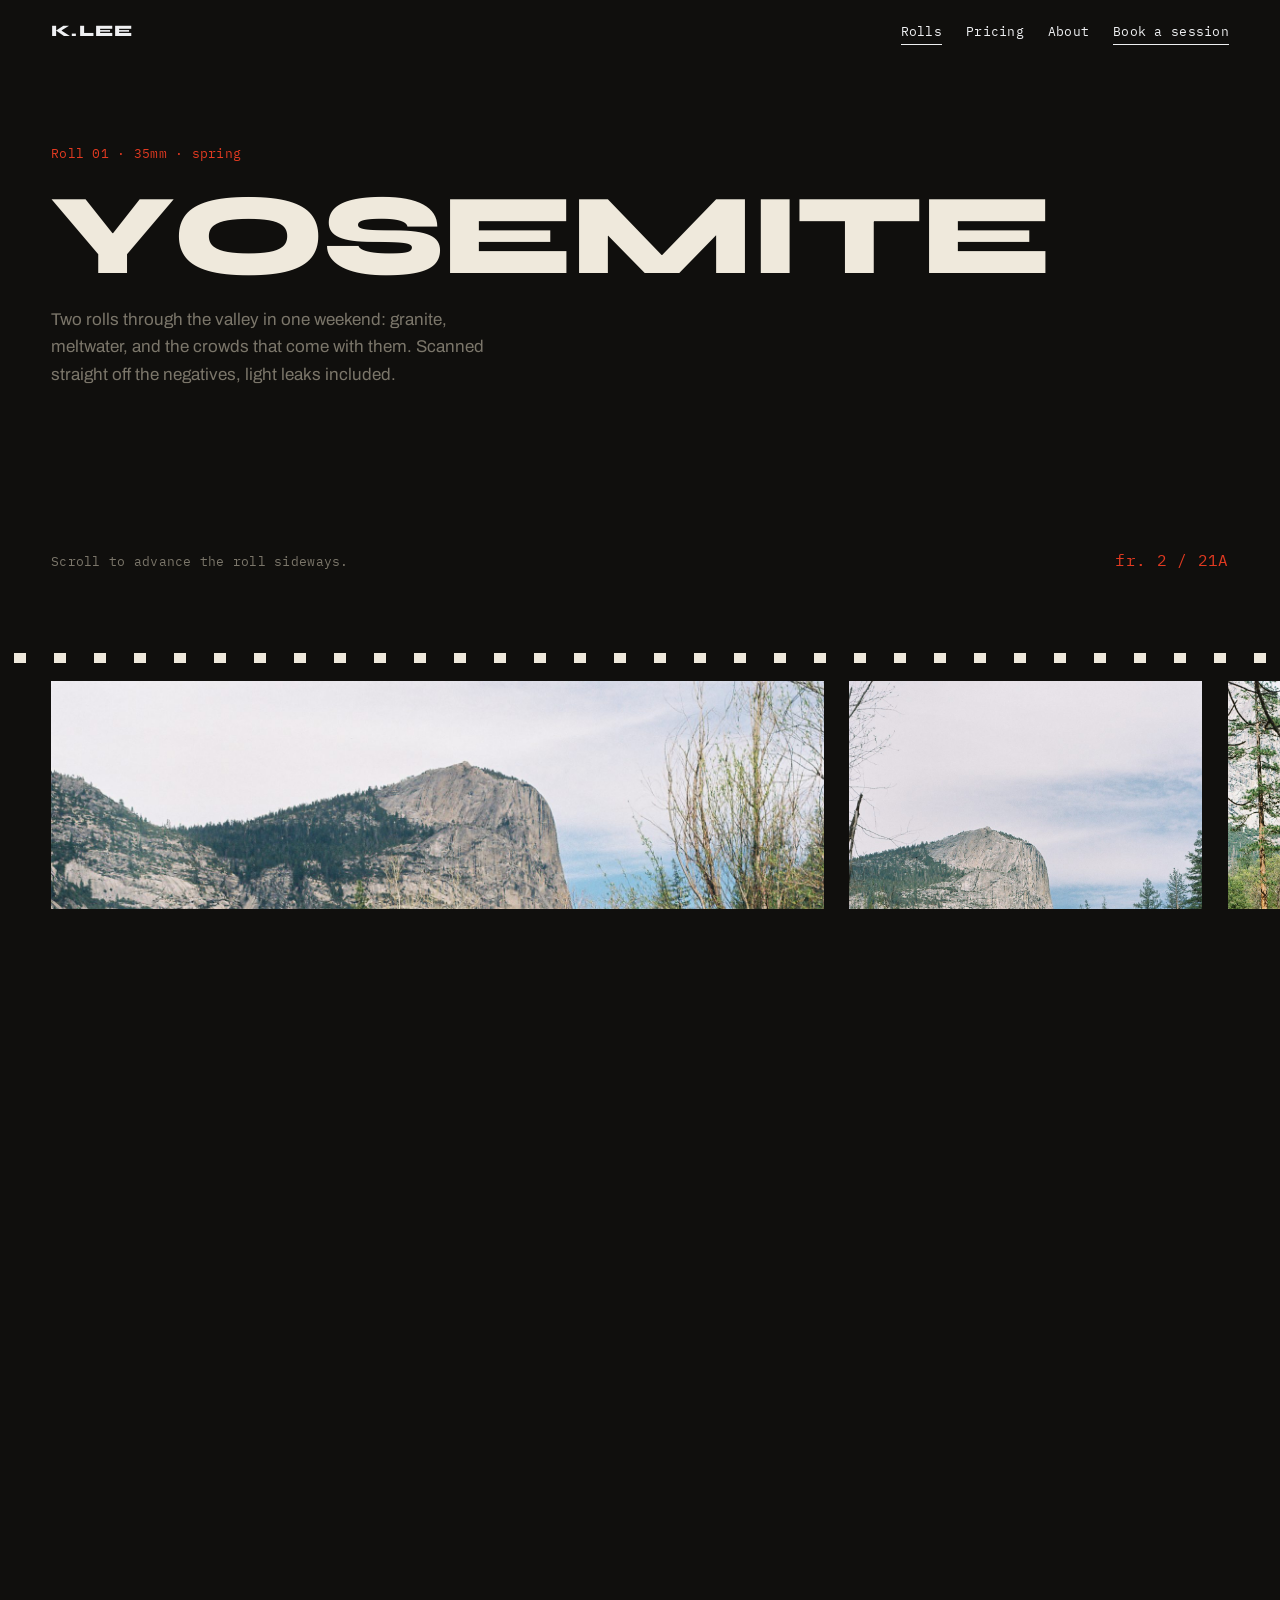
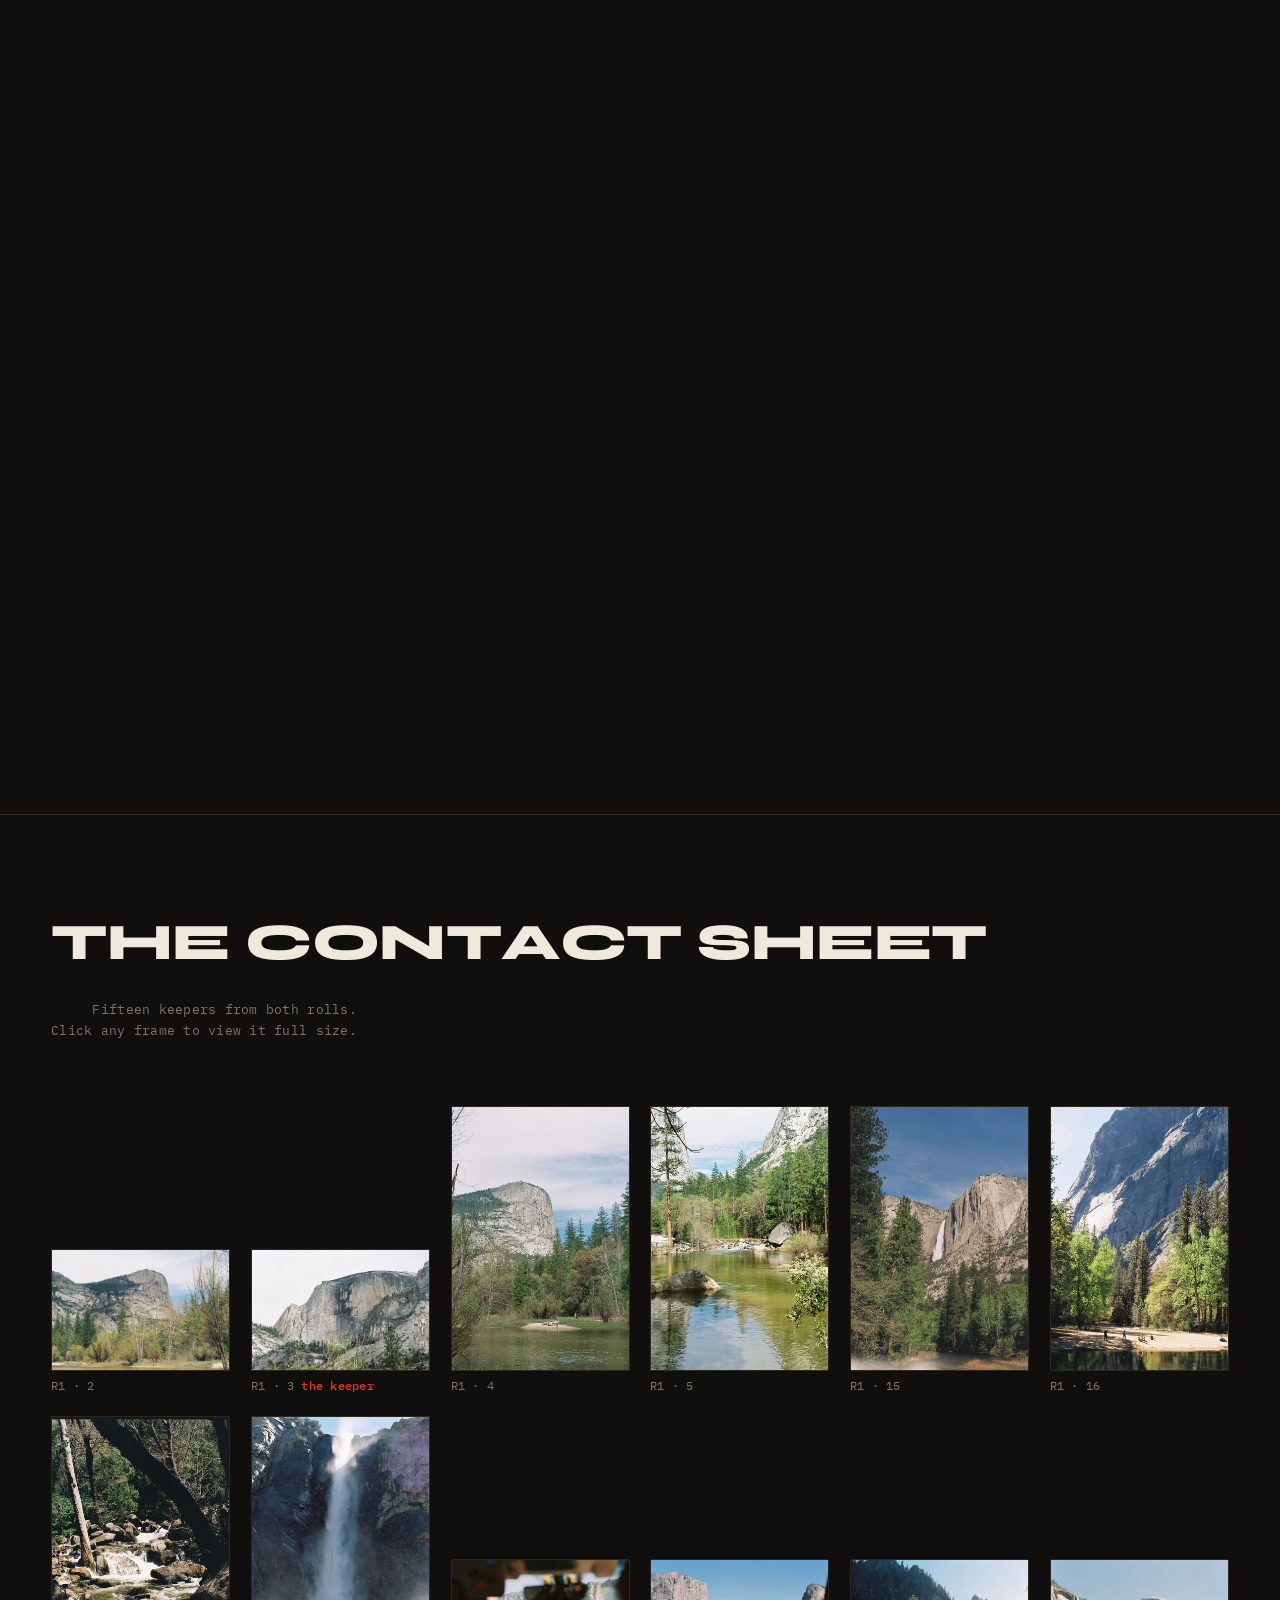
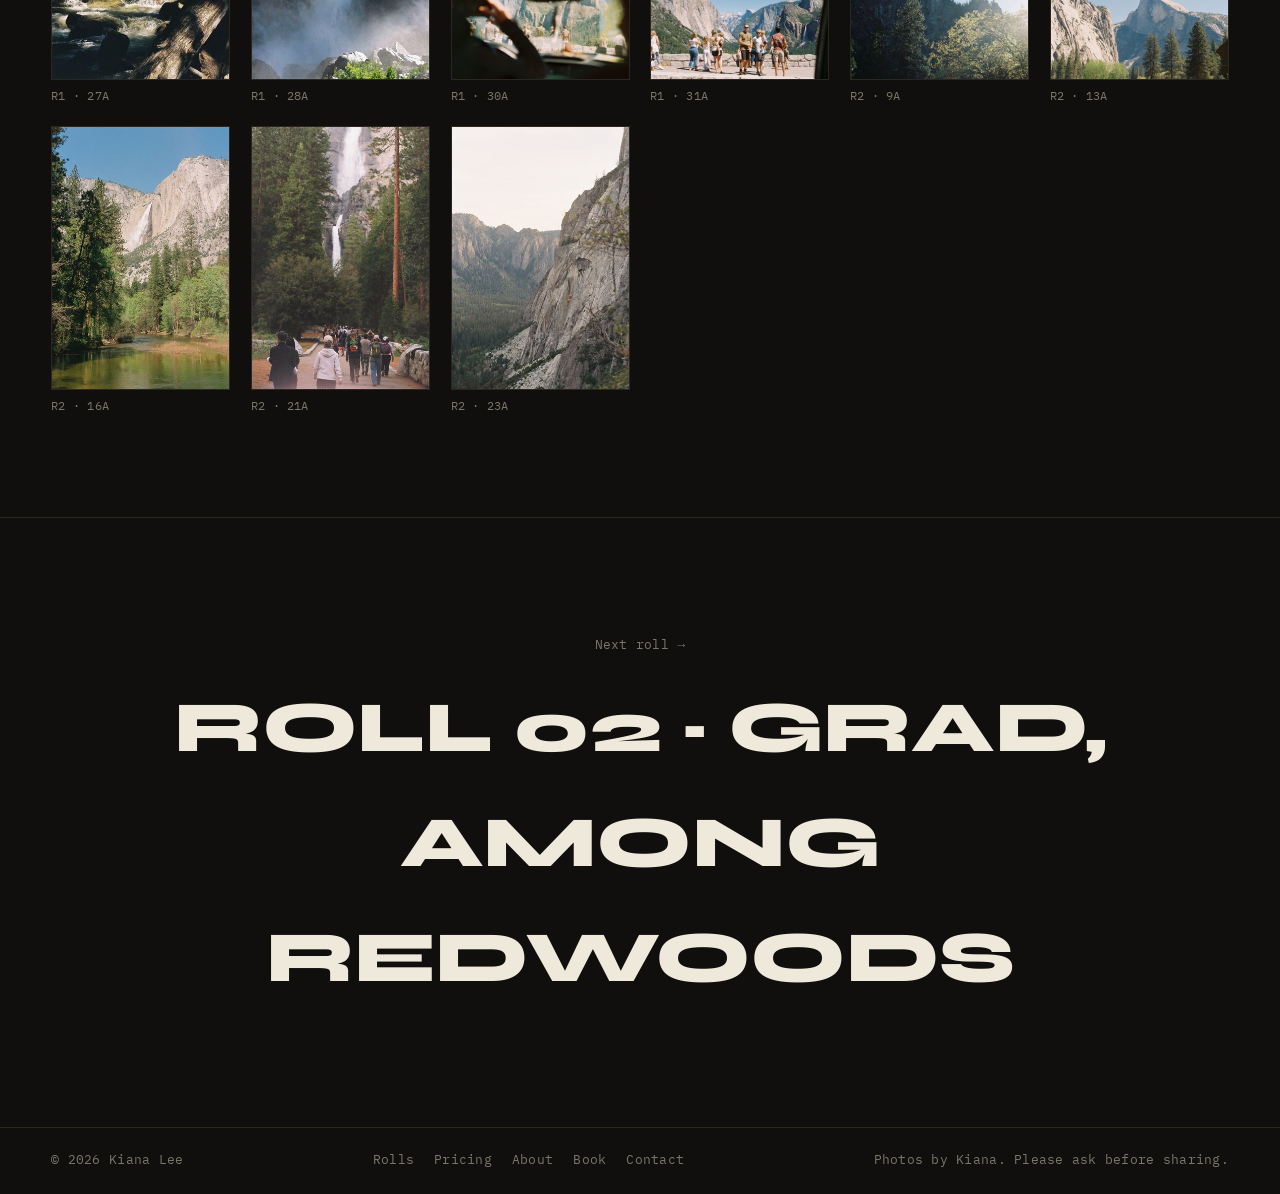
<file: yosemite.html>
<!DOCTYPE html>
<html lang="en">
<head>
<meta charset="UTF-8">
<meta name="viewport" content="width=device-width, initial-scale=1.0">
<title>Roll 01 · Yosemite · Kiana Lee</title>
<meta name="description" content="Kiana Lee's 35mm photographs from a spring weekend in Yosemite Valley, with granite, waterfalls, and everyone else who showed up.">
<meta property="og:type" content="website">
<meta property="og:title" content="Roll 01 · Yosemite · Kiana Lee">
<meta property="og:description" content="Kiana Lee's 35mm photographs from a spring weekend in Yosemite Valley, with granite, waterfalls, and everyone else who showed up.">
<meta property="og:url" content="https://kianalee.photo/yosemite.html">
<meta property="og:image" content="https://kianalee.photo/assets/img/yos-03.jpg">
<meta name="twitter:card" content="summary_large_image">
<link rel="icon" href="data:image/svg+xml,%3Csvg xmlns='http://www.w3.org/2000/svg' viewBox='0 0 32 32'%3E%3Crect width='32' height='32' fill='%23100F0D'/%3E%3Cellipse cx='16' cy='16' rx='11' ry='9' fill='none' stroke='%23E23A21' stroke-width='2.5' transform='rotate(-8 16 16)'/%3E%3C/svg%3E">
<link rel="stylesheet" href="styles.css">
<script>
if ("scrollRestoration" in history) history.scrollRestoration = "manual";
window.scrollTo(0, 0);
</script>
</head>
<body>

<div class="wipe wipe--in" aria-hidden="true"></div>

<div class="cursor-dot" aria-hidden="true"></div>
<div class="cursor-ring" aria-hidden="true"><span class="cursor-label mono"></span></div>

<canvas class="grain" aria-hidden="true"></canvas>

<header class="topbar">
  <a class="topbar-name" href="index.html">K.LEE</a>
  <button class="menu-toggle mono" type="button" aria-expanded="false" aria-controls="main-nav">Menu</button>
  <nav class="topbar-nav mono" id="main-nav" aria-label="Main">
    <a href="rolls.html" aria-current="page">Rolls</a>
    <a href="pricing.html">Pricing</a>
    <a href="about.html">About</a>
    <a href="booking.html" class="topbar-book">Book a session</a>
  </nav>
</header>

<main id="top">

  <header class="page-head">
    <p class="page-eyebrow mono intro-fade">Roll 01 &middot; 35mm &middot; spring</p>
    <h1 class="page-title split" data-split>YOSEMITE</h1>
    <p class="page-note intro-fade">
      Two rolls through the valley in one weekend: granite, meltwater,
      and the crowds that come with them. Scanned straight off the negatives,
      light leaks included.
    </p>
  </header>

  <!-- ============ PINNED FILMSTRIP ============ -->
  <section class="roll" id="roll-01">
    <div class="roll-head">
      <p class="section-note mono">Scroll to advance the roll sideways.</p>
      <p class="roll-counter mono" aria-hidden="true">fr. <span id="frame-now">2</span> / 21A</p>
    </div>
    <div class="roll-viewport" data-cursor="drag" tabindex="0" role="region" aria-label="Film strip that scrolls sideways">
      <div class="roll-track">
        <figure class="cell" data-lb><img src="assets/img/yos-02.jpg" alt="The valley floor with granite walls behind spring trees" width="1600" height="1081"><figcaption class="mono"><span class="frame-no">fr. 2</span> Valley floor, first look</figcaption></figure>
        <figure class="cell" data-lb><img src="assets/img/yos-04.jpg" alt="The Merced river bending beneath a granite face" width="1081" height="1600"><figcaption class="mono"><span class="frame-no">fr. 4</span> Merced bend</figcaption></figure>
        <figure class="cell" data-lb><img src="assets/img/yos-05.jpg" alt="Clear water at the Mirror Lake inlet" loading="lazy" width="1081" height="1600"><figcaption class="mono"><span class="frame-no">fr. 5</span> Mirror Lake inlet</figcaption></figure>
        <figure class="cell" data-lb><img src="assets/img/yos-15.jpg" alt="Yosemite Falls seen through pine trees" loading="lazy" width="1081" height="1600"><figcaption class="mono"><span class="frame-no">fr. 15</span> Upper fall, through the pines</figcaption></figure>
        <figure class="cell" data-lb><img src="assets/img/yos-27a.jpg" alt="A cascade tumbling over dark boulders" loading="lazy" width="1081" height="1600"><figcaption class="mono"><span class="frame-no">fr. 27A</span> Cascade study</figcaption></figure>
        <figure class="cell" data-lb><img src="assets/img/yos-28a.jpg" alt="Bridalveil Fall up close, mist blowing sideways" loading="lazy" width="1081" height="1600"><figcaption class="mono"><span class="frame-no">fr. 28A</span> Bridalveil, up close</figcaption></figure>
        <figure class="cell" data-lb><img src="assets/img/yos-30a.jpg" alt="El Capitan through a car windshield, light leak across the frame" loading="lazy" width="1600" height="1081"><figcaption class="mono"><span class="frame-no">fr. 30A</span> Through the windshield <span class="marker-note">&larr; light leak, kept it</span></figcaption></figure>
        <figure class="cell" data-lb><img src="assets/img/yos-31a.jpg" alt="Tourists lined up at Tunnel View overlook" loading="lazy" width="1600" height="1081"><figcaption class="mono"><span class="frame-no">fr. 31A</span> Tunnel View, everyone else</figcaption></figure>
        <figure class="cell" data-lb><img src="assets/img/yos-r2-13a.jpg" alt="Half Dome from the meadow, framed by trees" loading="lazy" width="1600" height="1081"><figcaption class="mono"><span class="frame-no">R2 &middot; 13A</span> Half Dome from the meadow</figcaption></figure>
        <figure class="cell" data-lb><img src="assets/img/yos-r2-21a.jpg" alt="The crowded walk to Lower Yosemite Falls" loading="lazy" width="1081" height="1600"><figcaption class="mono"><span class="frame-no">R2 &middot; 21A</span> The walk to Lower Falls</figcaption></figure>
      </div>
    </div>
  </section>

  <!-- ============ CONTACT SHEET ============ -->
  <section class="sheet-section">
    <div class="section-head">
      <h2 class="section-title split" data-split>THE CONTACT SHEET</h2>
      <p class="section-note mono">Fifteen keepers from both rolls.<br>Click any frame to view it full size.</p>
    </div>
    <div class="sheet">
      <figure class="sheet-cell" data-lb data-full="assets/img/yos-02.jpg"><img src="assets/img/yos-02-t.jpg" alt="The valley floor with granite walls behind spring trees" loading="lazy" width="520" height="351"><figcaption class="mono">R1 &middot; 2</figcaption></figure>
      <figure class="sheet-cell" data-lb data-full="assets/img/yos-03.jpg"><img src="assets/img/yos-03-t.jpg" alt="Half Dome rising over the valley floor" loading="lazy" width="520" height="351"><figcaption class="mono">R1 &middot; 3 <span class="marker-note">the keeper</span></figcaption></figure>
      <figure class="sheet-cell" data-lb data-full="assets/img/yos-04.jpg"><img src="assets/img/yos-04-t.jpg" alt="The Merced river bending beneath a granite face" loading="lazy" width="351" height="520"><figcaption class="mono">R1 &middot; 4</figcaption></figure>
      <figure class="sheet-cell" data-lb data-full="assets/img/yos-05.jpg"><img src="assets/img/yos-05-t.jpg" alt="Clear water at the Mirror Lake inlet" loading="lazy" width="351" height="520"><figcaption class="mono">R1 &middot; 5</figcaption></figure>
      <figure class="sheet-cell" data-lb data-full="assets/img/yos-15.jpg"><img src="assets/img/yos-15-t.jpg" alt="Yosemite Falls seen through pine trees" loading="lazy" width="351" height="520"><figcaption class="mono">R1 &middot; 15</figcaption></figure>
      <figure class="sheet-cell" data-lb data-full="assets/img/yos-16.jpg"><img src="assets/img/yos-16-t.jpg" alt="A granite wall over spring-green trees" loading="lazy" width="351" height="520"><figcaption class="mono">R1 &middot; 16</figcaption></figure>
      <figure class="sheet-cell" data-lb data-full="assets/img/yos-27a.jpg"><img src="assets/img/yos-27a-t.jpg" alt="A cascade tumbling over dark boulders" loading="lazy" width="351" height="520"><figcaption class="mono">R1 &middot; 27A</figcaption></figure>
      <figure class="sheet-cell" data-lb data-full="assets/img/yos-28a.jpg"><img src="assets/img/yos-28a-t.jpg" alt="Bridalveil Fall up close, mist blowing sideways" loading="lazy" width="351" height="520"><figcaption class="mono">R1 &middot; 28A</figcaption></figure>
      <figure class="sheet-cell" data-lb data-full="assets/img/yos-30a.jpg"><img src="assets/img/yos-30a-t.jpg" alt="El Capitan through a car windshield, light leak across the frame" loading="lazy" width="520" height="351"><figcaption class="mono">R1 &middot; 30A</figcaption></figure>
      <figure class="sheet-cell" data-lb data-full="assets/img/yos-31a.jpg"><img src="assets/img/yos-31a-t.jpg" alt="Tourists lined up at Tunnel View overlook" loading="lazy" width="520" height="351"><figcaption class="mono">R1 &middot; 31A</figcaption></figure>
      <figure class="sheet-cell" data-lb data-full="assets/img/yos-r2-09a.jpg"><img src="assets/img/yos-r2-09a-t.jpg" alt="A valley wall in morning haze" loading="lazy" width="520" height="351"><figcaption class="mono">R2 &middot; 9A</figcaption></figure>
      <figure class="sheet-cell" data-lb data-full="assets/img/yos-r2-13a.jpg"><img src="assets/img/yos-r2-13a-t.jpg" alt="Half Dome from the meadow, framed by trees" loading="lazy" width="520" height="351"><figcaption class="mono">R2 &middot; 13A</figcaption></figure>
      <figure class="sheet-cell" data-lb data-full="assets/img/yos-r2-16a.jpg"><img src="assets/img/yos-r2-16a-t.jpg" alt="A waterfall over the river and meadow" loading="lazy" width="351" height="520"><figcaption class="mono">R2 &middot; 16A</figcaption></figure>
      <figure class="sheet-cell" data-lb data-full="assets/img/yos-r2-21a.jpg"><img src="assets/img/yos-r2-21a-t.jpg" alt="The crowded walk to Lower Yosemite Falls" loading="lazy" width="351" height="520"><figcaption class="mono">R2 &middot; 21A</figcaption></figure>
      <figure class="sheet-cell" data-lb data-full="assets/img/yos-r2-23a.jpg"><img src="assets/img/yos-r2-23a-t.jpg" alt="The valley wall seen from the trail" loading="lazy" width="351" height="520"><figcaption class="mono">R2 &middot; 23A</figcaption></figure>
    </div>
  </section>

  <a class="next-roll" href="graduation.html" data-cursor="go">
    <span class="mono">Next roll &rarr;</span>
    <span class="next-roll-title">ROLL 02 &middot; GRAD, AMONG REDWOODS</span>
  </a>

  <footer class="footer mono">
    <span>&copy; 2026 Kiana Lee</span>
    <nav class="footer-nav" aria-label="Footer">
      <a href="rolls.html">Rolls</a>
      <a href="pricing.html">Pricing</a>
      <a href="about.html">About</a>
      <a href="booking.html">Book</a>
      <a href="contact.html">Contact</a>
    </nav>
    <span>Photos by Kiana. Please ask before sharing.</span>
  </footer>

</main>

<div class="lightbox" id="lightbox" role="dialog" aria-modal="true" aria-label="Photo viewer" hidden>
  <button class="lightbox-close mono" id="lb-close" aria-label="Close viewer">close &times;</button>
  <button class="lightbox-arrow lightbox-prev mono" id="lb-prev" aria-label="Previous photo">&larr;</button>
  <figure class="lightbox-figure">
    <img id="lb-img" alt="">
    <figcaption class="mono" id="lb-caption"></figcaption>
  </figure>
  <button class="lightbox-arrow lightbox-next mono" id="lb-next" aria-label="Next photo">&rarr;</button>
</div>

<script src="vendor/gsap.min.js"></script>
<script src="vendor/ScrollTrigger.min.js"></script>
<script src="vendor/lenis.min.js"></script>
<script src="main.js"></script>
</body>
</html>
</file>
<file: styles.css>
/* ============================================================
   Kiana Lee, Film Photographer in San Jose (v3)
   A darkroom at night: near-black warm paper, prints that
   develop as you scroll, china-marker red edit notes.
   Motion: GSAP + ScrollTrigger + Lenis (vendored locally).
   ============================================================ */

/* ---------------- fonts (self-hosted, latin subset) ---------------- */

@font-face {
  font-family: 'Archivo';
  font-style: normal;
  font-weight: 400;
  font-stretch: 100%;
  font-display: swap;
  src: url(assets/fonts/archivo-400.woff2) format('woff2');
}
@font-face {
  font-family: 'Archivo';
  font-style: normal;
  font-weight: 500;
  font-stretch: 100%;
  font-display: swap;
  src: url(assets/fonts/archivo-500.woff2) format('woff2');
}
@font-face {
  font-family: 'IBM Plex Mono';
  font-style: italic;
  font-weight: 400;
  font-display: swap;
  src: url(assets/fonts/ibm-plex-mono-400-italic.woff2) format('woff2');
}
@font-face {
  font-family: 'IBM Plex Mono';
  font-style: normal;
  font-weight: 400;
  font-display: swap;
  src: url(assets/fonts/ibm-plex-mono-400.woff2) format('woff2');
}
@font-face {
  font-family: 'IBM Plex Mono';
  font-style: normal;
  font-weight: 500;
  font-display: swap;
  src: url(assets/fonts/ibm-plex-mono-500.woff2) format('woff2');
}
@font-face {
  font-family: 'Syne';
  font-style: normal;
  font-weight: 700;
  font-display: swap;
  src: url(assets/fonts/syne-700.woff2) format('woff2');
}
@font-face {
  font-family: 'Syne';
  font-style: normal;
  font-weight: 800;
  font-display: swap;
  src: url(assets/fonts/syne-800.woff2) format('woff2');
}

:root {
  --bg: #100F0D;
  --bg-lift: #171511;
  --ink: #EFE9DC;
  --muted: #7B766A;
  --marker: #E23A21;
  --gold: #D9A441; /* the last ninety minutes of light */
  --hairline: #2A2721;

  --font-display: "Syne", sans-serif;
  --font-body: "Archivo", sans-serif;
  --font-mono: "IBM Plex Mono", monospace;

  --pad: clamp(1.25rem, 4vw, 4.5rem);
}

* { box-sizing: border-box; margin: 0; padding: 0; }

html { scroll-behavior: auto; }

body {
  background: var(--bg);
  color: var(--ink);
  font-family: var(--font-body);
  font-size: 1.0625rem;
  line-height: 1.6;
  -webkit-font-smoothing: antialiased;
  overflow-x: clip;
}

img { display: block; max-width: 100%; height: auto; }

a { color: inherit; }

.mono {
  font-family: var(--font-mono);
  font-size: 0.8125rem;
  letter-spacing: 0.02em;
}

:focus-visible { outline: 2px solid var(--marker); outline-offset: 3px; }

::selection { background: var(--marker); color: var(--bg); }

/* Lenis recommended styles */
html.lenis, html.lenis body { height: auto; }
.lenis.lenis-smooth { scroll-behavior: auto !important; }
.lenis.lenis-stopped { overflow: hidden; }

/* ---------------- preloader ---------------- */

.preloader {
  position: fixed;
  inset: 0;
  z-index: 100;
  background: var(--bg);
  display: flex;
  flex-direction: column;
  justify-content: flex-end;
  gap: 0.75rem;
  padding: var(--pad);
  transition: transform 0.85s cubic-bezier(0.76, 0, 0.24, 1);
}

.preloader-tag { color: var(--muted); }

.preloader-count {
  font-size: clamp(3rem, 9vw, 7rem);
  line-height: 1;
  color: var(--ink);
}

.preloader-bar {
  height: 2px;
  background: var(--hairline);
  position: relative;
  overflow: hidden;
}

.preloader-bar span {
  position: absolute;
  inset: 0;
  background: var(--marker);
  transform-origin: left;
  transform: scaleX(0);
  transition: transform 0.25s ease-out;
  display: block;
}

.preloader.done { transform: translateY(-100%); }

/* ---------------- custom cursor ---------------- */

.cursor-dot,
.cursor-ring {
  position: fixed;
  top: 0; left: 0;
  z-index: 110; /* above the lightbox (95), wipe (99) and preloader (100) */
  pointer-events: none;
  border-radius: 50%;
  transform: translate(-100px, -100px);
}

.cursor-dot {
  width: 6px; height: 6px;
  background: var(--marker);
}

.cursor-ring {
  width: 44px; height: 44px;
  border: 1px solid var(--ink);
  mix-blend-mode: difference;
  display: flex;
  align-items: center;
  justify-content: center;
  transition: width 0.3s ease, height 0.3s ease, background-color 0.3s ease, border-color 0.3s ease;
}

.cursor-ring.is-active {
  width: 84px; height: 84px;
  background: var(--ink);
  border-color: var(--ink);
}

.cursor-label {
  color: var(--bg);
  font-size: 0.6875rem;
  letter-spacing: 0.08em;
  text-transform: uppercase;
  opacity: 0;
  transition: opacity 0.2s ease;
}

.cursor-ring.is-active .cursor-label { opacity: 1; }

@media (pointer: coarse) {
  .cursor-dot, .cursor-ring { display: none; }
}

body.has-cursor, body.has-cursor a, body.has-cursor button { cursor: none; }

/* ---------------- film grain ---------------- */

.grain {
  position: fixed;
  inset: 0;
  width: 100%;
  height: 100%;
  z-index: 80;
  pointer-events: none;
  opacity: 0.07;
  mix-blend-mode: overlay;
}

/* ---------------- top bar ---------------- */

.topbar {
  position: fixed;
  top: 0; left: 0; right: 0;
  z-index: 50;
  display: flex;
  justify-content: space-between;
  align-items: baseline;
  gap: 1rem;
  padding: 1.1rem var(--pad);
  mix-blend-mode: difference;
}

.topbar-name {
  font-family: var(--font-display);
  font-weight: 800;
  font-size: 1rem;
  letter-spacing: 0.08em;
  text-decoration: none;
  color: #fff;
}

.topbar-nav { display: flex; gap: 1.5rem; flex-wrap: wrap; }

.menu-toggle {
  display: none;
  background: none;
  border: 0;
  color: #fff;
  padding: 0.35rem 0;
}

.topbar-nav a {
  color: #fff;
  text-decoration: none;
  border-bottom: 1px solid transparent;
  padding-bottom: 2px;
}

.topbar-nav a:hover { border-bottom-color: #fff; }

.topbar-book { border-bottom: 1px solid #fff !important; }

/* ---------------- hero ---------------- */

.hero {
  position: relative;
  min-height: 100svh;
  display: flex;
  flex-direction: column;
  justify-content: flex-end;
  padding: 0 0 clamp(2rem, 4vw, 3.5rem);
}

.hero-media {
  position: absolute;
  inset: 0 0 0 clamp(0px, 18vw, 26rem);
  overflow: hidden;
}

.hero-media img {
  position: absolute;
  inset: 0;
  width: 100%;
  height: 100%;
  object-fit: cover;
}

.marker-path {
  stroke: var(--marker);
  stroke-width: 4.5;
  stroke-linecap: round;
  opacity: 0.9;
  stroke-dasharray: 2400;
  stroke-dashoffset: 2400;
}

.hero-copy {
  position: relative;
  z-index: 2;
  padding: 0 var(--pad);
}

.hero-eyebrow {
  color: var(--muted);
  margin-bottom: 1rem;
  text-shadow: 0 1px 10px rgba(16, 15, 13, 0.7);
}

.hero-name {
  font-family: var(--font-display);
  font-weight: 800;
  font-size: clamp(2.6rem, 11vw, 12rem);
  line-height: 0.94;
  letter-spacing: -0.02em;
  text-shadow: 0 2px 30px rgba(16, 15, 13, 0.45);
}

.hero-name .split { display: block; }

.hero-name-2 { margin-left: clamp(1.5rem, 8vw, 10rem); }

.hero-caption {
  color: var(--muted);
  margin-top: 1.25rem;
  text-shadow: 0 1px 10px rgba(16, 15, 13, 0.7);
}

.marker-note { color: var(--marker); font-style: normal; font-weight: 500; }

.hero-scrollcue {
  position: absolute;
  right: var(--pad);
  bottom: clamp(2rem, 4vw, 3.5rem);
  z-index: 2;
  color: var(--ink);
  display: flex;
  align-items: center;
  gap: 0.6rem;
  text-shadow: 0 1px 12px rgba(16, 15, 13, 0.6);
}

.hero-scrollcue-line {
  display: inline-block;
  width: 1px;
  height: 2.4rem;
  background: var(--ink);
  transform-origin: top;
  animation: cue 1.8s ease-in-out infinite;
}

@keyframes cue {
  0% { transform: scaleY(0); }
  50% { transform: scaleY(1); }
  100% { transform: scaleY(0); transform-origin: bottom; }
}

/* ---------------- split letters (GSAP animates .ch) ---------------- */

.split { display: inline-block; vertical-align: bottom; }

.split .word {
  display: inline-block;
  overflow: hidden;
  vertical-align: bottom;
}

.split .ch { display: inline-block; will-change: transform; }

/* ---------------- marquee ---------------- */

.marquee {
  border-top: 1px solid var(--hairline);
  border-bottom: 1px solid var(--hairline);
  overflow: hidden;
  padding: 0.9rem 0;
  background: var(--bg);
  position: relative;
  z-index: 2;
}

.marquee-track {
  display: flex;
  width: max-content;
  animation: marquee 28s linear infinite;
}

.marquee-content {
  font-family: var(--font-mono);
  font-size: 0.875rem;
  letter-spacing: 0.14em;
  color: var(--marker);
  white-space: nowrap;
  flex: none;
}

@keyframes marquee {
  to { transform: translateX(-50%); }
}

/* ---------------- section headers ---------------- */

.section-head,
.roll-head {
  display: flex;
  justify-content: space-between;
  align-items: flex-end;
  gap: 2rem;
  flex-wrap: wrap;
  margin-bottom: clamp(2.5rem, 5vw, 4.5rem);
}

.section-title {
  font-family: var(--font-display);
  font-weight: 800;
  font-size: clamp(1.6rem, 4vw, 3.4rem);
  line-height: 1;
  letter-spacing: -0.01em;
}

.section-note { color: var(--muted); text-align: right; }

/* ---------------- roll 01: pinned horizontal filmstrip ---------------- */

.roll {
  padding: clamp(4rem, 8vw, 6rem) 0 clamp(3rem, 6vw, 5rem);
  overflow: hidden;
}

.roll-head {
  padding: 0 var(--pad);
  align-items: baseline;
}

.roll-counter {
  color: var(--marker);
  font-size: 1rem;
  min-width: 9ch;
  text-align: right;
}

/* mobile default: a native side-scroller; desktop JS pins it and drives x */
.roll-viewport {
  overflow-x: auto;
  scrollbar-width: thin;
  scrollbar-color: var(--marker) transparent;
}

.roll-viewport.is-pinned { overflow: visible; }

.roll-track {
  display: flex;
  align-items: center;
  gap: clamp(1rem, 2vw, 2rem);
  width: max-content;
  padding: 44px var(--pad);
  /* sprocket holes */
  background-image:
    repeating-linear-gradient(to right, transparent 0 14px, var(--ink) 14px 26px, transparent 26px 40px),
    repeating-linear-gradient(to right, transparent 0 14px, var(--ink) 14px 26px, transparent 26px 40px);
  background-size: 40px 10px, 40px 10px;
  background-position: 0 16px, 0 calc(100% - 16px);
  background-repeat: repeat-x;
}

.cell { flex: none; }

.cell img {
  height: clamp(320px, 58vh, 560px);
  width: auto;
}

.cell figcaption {
  margin-top: 0.6rem;
  color: var(--muted);
}

.frame-no { color: var(--marker); margin-right: 0.5rem; }

/* ---------------- work grids (rolls 02 & 03) ---------------- */

.work {
  padding: clamp(4rem, 9vw, 8rem) var(--pad);
  border-top: 1px solid var(--hairline);
}

.work-grid {
  display: grid;
  grid-template-columns: repeat(12, 1fr);
  gap: clamp(2rem, 5vw, 5rem) clamp(1rem, 2.5vw, 2.5rem);
}

/* editorial rhythm that repeats every 10 shots, works for any count */
.work-grid .shot:nth-child(10n+1) { grid-column: 1 / 8; }
.work-grid .shot:nth-child(10n+2) { grid-column: 9 / 13; margin-top: clamp(3rem, 8vw, 8rem); }
.work-grid .shot:nth-child(10n+3) { grid-column: 2 / 6; }
.work-grid .shot:nth-child(10n+4) { grid-column: 7 / 11; margin-top: clamp(2rem, 5vw, 5rem); }
.work-grid .shot:nth-child(10n+5) { grid-column: 1 / 5; margin-top: clamp(1rem, 3vw, 3rem); }
.work-grid .shot:nth-child(10n+6) { grid-column: 6 / 10; }
.work-grid .shot:nth-child(10n+7) { grid-column: 10 / 13; margin-top: clamp(2rem, 4vw, 4rem); }
.work-grid .shot:nth-child(10n+8) { grid-column: 3 / 8; }
.work-grid .shot:nth-child(10n+9) { grid-column: 8 / 12; margin-top: clamp(3rem, 6vw, 6rem); }
.work-grid .shot:nth-child(10n) { grid-column: 1 / 6; }

.shot { position: relative; }

.shot { will-change: transform; }

.shot-frame {
  position: relative;
  overflow: hidden;
  background: var(--bg-lift);
}

/* inner parallax: image is oversized and drifts within the frame */
.shot-frame img {
  width: 100%;
  scale: 1.14;
  will-change: transform;
}

/* crop marks: the editor's corners, revealed on hover */
.marks,
.marks::before,
.marks::after { position: absolute; pointer-events: none; }

.marks { inset: 0; opacity: 0; transition: opacity 0.25s ease; }

.marks::before,
.marks::after {
  content: "";
  width: 22px;
  height: 22px;
  border: 0 solid var(--marker);
}

.marks::before { top: 12px; left: 12px; border-top-width: 3px; border-left-width: 3px; }
.marks::after { bottom: 12px; right: 12px; border-bottom-width: 3px; border-right-width: 3px; }

.shot:hover .marks,
.shot:focus-within .marks { opacity: 1; }

.shot-caption {
  display: flex;
  gap: 0.75rem;
  align-items: baseline;
  flex-wrap: wrap;
  margin-top: 0.7rem;
}

.shot-no { color: var(--marker); font-weight: 500; }

.pencil-note {
  position: absolute;
  top: -1.5rem;
  right: -0.5rem;
  color: var(--marker);
  transform: rotate(-4deg);
  font-style: italic;
}

/* ---------------- about ---------------- */

.about {
  display: grid;
  grid-template-columns: minmax(0, 2fr) minmax(0, 3fr);
  gap: clamp(2rem, 5vw, 5rem);
  padding: clamp(4rem, 9vw, 8rem) var(--pad);
  align-items: start;
  border-top: 1px solid var(--hairline);
}

.about-frame { overflow: hidden; }

.about-frame img { scale: 1.12; }

.about-photo-caption { margin-top: 0.6rem; color: var(--muted); }

.about-text .section-title { margin-bottom: 1.75rem; }

.about-text p { max-width: 52ch; }

.about-text p + p { margin-top: 1rem; }

.services {
  list-style: none;
  margin: 1.75rem 0;
  border-top: 1px solid var(--hairline);
  max-width: 34rem;
}

.services li {
  padding: 0.7rem 0.25rem;
  border-bottom: 1px solid var(--hairline);
}

.about-booking { color: var(--muted); }

/* ---------------- contact ---------------- */

.contact {
  border-top: 1px solid var(--hairline);
  padding: clamp(5rem, 11vw, 10rem) var(--pad);
  text-align: center;
}

.contact-eyebrow { color: var(--muted); margin-bottom: 1.75rem; }

.contact-email {
  display: inline-block;
  position: relative;
  text-decoration: none;
  font-family: var(--font-display);
  font-weight: 800;
  font-size: clamp(1.05rem, 3.2vw, 2.8rem);
  letter-spacing: -0.01em;
  line-height: 1.1;
  max-width: 100%;
}

.contact-underline {
  position: absolute;
  left: -1%;
  bottom: -0.4em;
  width: 102%;
  height: 0.5em;
}

.marker-path-idle {
  stroke-width: 6;
  stroke-dasharray: 700;
  stroke-dashoffset: 700;
}

.contact-email:hover .marker-path-idle,
.contact-email:focus-visible .marker-path-idle {
  animation: draw 0.5s ease-out forwards;
}

@keyframes draw { to { stroke-dashoffset: 0; } }

.contact-links {
  margin-top: 2.75rem;
  display: flex;
  gap: 1rem;
  justify-content: center;
  color: var(--muted);
}

.contact-links a { color: var(--ink); }

/* ---------------- footer ---------------- */

.footer {
  display: flex;
  justify-content: space-between;
  gap: 1rem;
  flex-wrap: wrap;
  padding: 1.4rem var(--pad);
  border-top: 1px solid var(--hairline);
  color: var(--muted);
}

/* ---------------- lightbox ---------------- */

.lightbox[hidden] { display: none; }

.lightbox {
  position: fixed;
  inset: 0;
  z-index: 95;
  background: rgba(10, 9, 8, 0.94);
  backdrop-filter: blur(6px);
  display: flex;
  align-items: center;
  justify-content: center;
  gap: 1rem;
  padding: clamp(1rem, 4vw, 4rem);
  opacity: 0;
  transition: opacity 0.35s ease;
  touch-action: pan-y;
}

.lightbox.is-open { opacity: 1; }

.lightbox-count {
  position: absolute;
  top: 1.75rem;
  left: var(--pad);
  color: var(--marker);
}

.lightbox-figure {
  max-width: min(1200px, 88vw);
  text-align: center;
}

.lightbox-figure img {
  max-height: 78vh;
  width: auto;
  max-width: 100%;
  margin: 0 auto;
  transition: opacity 0.22s ease, transform 0.35s cubic-bezier(0.2, 0.7, 0.2, 1);
}

.lightbox.is-loading .lightbox-figure img { opacity: 0; transform: scale(0.985); }

.lightbox-figure figcaption { margin-top: 0.9rem; color: var(--muted); }

.lightbox-close {
  position: absolute;
  top: 1.25rem;
  right: var(--pad);
  background: none;
  border: none;
  color: var(--ink);
  font-size: 0.875rem;
  padding: 0.5rem;
}

.lightbox-arrow {
  background: none;
  border: 1px solid var(--hairline);
  color: var(--ink);
  font-size: 1.1rem;
  width: 3rem;
  height: 3rem;
  border-radius: 50%;
  flex: none;
  transition: border-color 0.2s ease, background 0.2s ease;
}

.lightbox-arrow:hover { border-color: var(--marker); background: var(--bg-lift); }

/* ---------------- responsive ---------------- */

@media (max-width: 900px) {
  .hero::after {
    content: "";
    position: absolute;
    inset: 28% 0 0;
    z-index: 1;
    pointer-events: none;
    background: linear-gradient(to bottom, transparent, rgba(16, 15, 13, 0.16) 32%, rgba(16, 15, 13, 0.78) 100%);
  }

  .hero-media { inset: 0; }

  .hero-copy { padding-bottom: 1rem; }

  .hero-eyebrow, .hero-caption { color: #CFC9BC; }

  .hero-name { text-shadow: 0 2px 24px rgba(16, 15, 13, 0.65); }

  .roll-counter { display: none; }

  .roll-viewport {
    scroll-snap-type: x mandatory;
    overscroll-behavior-x: contain;
    -webkit-overflow-scrolling: touch;
  }

  .cell { scroll-snap-align: center; }

  .cell img { height: clamp(260px, 42vh, 420px); }

  .work-grid { grid-template-columns: repeat(6, 1fr); }
  .work-grid .shot:nth-child(4n+1) { grid-column: 1 / 7; margin-top: 0; }
  .work-grid .shot:nth-child(4n+2) { grid-column: 2 / 6; margin-top: 0; }
  .work-grid .shot:nth-child(4n+3) { grid-column: 1 / 5; margin-top: 2rem; }
  .work-grid .shot:nth-child(4n) { grid-column: 3 / 7; margin-top: 0; }

  .about { grid-template-columns: 1fr; }
  .about-photo { max-width: 26rem; }

  .section-note { text-align: left; }
}

@media (max-width: 560px) {
  .hero-scrollcue { display: none; }

  .topbar {
    align-items: center;
    padding: 0.9rem var(--pad);
    mix-blend-mode: normal;
    z-index: 90;
  }

  .topbar-name,
  .menu-toggle {
    position: relative;
    z-index: 2;
    color: #fff;
    text-shadow: 0 1px 14px rgba(16, 15, 13, 0.8);
  }

  .menu-toggle { display: block; cursor: pointer; }

  .topbar-nav {
    counter-reset: mobile-nav;
    position: fixed;
    inset: 0;
    z-index: 1;
    display: flex;
    flex-direction: column;
    justify-content: center;
    align-items: stretch;
    gap: 0;
    padding: 6.5rem var(--pad) 3rem;
    background: rgba(16, 15, 13, 0.98);
    visibility: hidden;
    transform: translateY(-102%);
    transition: transform 0.6s cubic-bezier(0.76, 0, 0.24, 1), visibility 0s linear 0.6s;
  }

  .nav-menu-open .topbar-nav {
    visibility: visible;
    transform: translateY(0);
    transition-delay: 0s;
  }

  .topbar-nav a,
  .topbar-nav a:not(.topbar-book) {
    counter-increment: mobile-nav;
    display: flex;
    align-items: baseline;
    gap: 1rem;
    color: var(--ink);
    font-family: var(--font-display);
    font-size: clamp(2.7rem, 14vw, 4.5rem);
    font-weight: 800;
    line-height: 1.08;
    letter-spacing: -0.04em;
    padding: 0.55rem 0;
    border: 0 !important;
    border-bottom: 1px solid var(--hairline) !important;
    opacity: 0;
    transform: translateY(-1rem);
    transition: opacity 0.25s ease, transform 0.4s ease, color 0.2s ease;
  }

  .topbar-nav a::before {
    content: "0" counter(mobile-nav);
    min-width: 2.6ch;
    color: var(--marker);
    font-family: var(--font-mono);
    font-size: 0.72rem;
    font-weight: 400;
    letter-spacing: 0.02em;
  }

  .nav-menu-open .topbar-nav a { opacity: 1; transform: translateY(0); }
  .nav-menu-open .topbar-nav a:nth-child(2) { transition-delay: 0.06s; }
  .nav-menu-open .topbar-nav a:nth-child(3) { transition-delay: 0.12s; }
  .nav-menu-open .topbar-nav a:nth-child(4) { transition-delay: 0.18s; }
  .topbar-nav a[aria-current="page"] { color: var(--marker); }

  .work-grid { grid-template-columns: 1fr; gap: 2.5rem; }
  .work-grid .shot:nth-child(n) {
    grid-column: 1 / -1;
    margin-top: 0;
  }

  .pencil-note { right: 0.25rem; }

  .lightbox-arrow { position: absolute; bottom: 1.25rem; }
  .lightbox-prev { left: var(--pad); }
  .lightbox-next { right: var(--pad); }
}

/* ---------------- page wipe transition ---------------- */

.wipe {
  position: fixed;
  inset: 0;
  z-index: 99;
  background: var(--bg);
  transform: translateY(101%);
  pointer-events: none;
}

.wipe--in { transform: none; }

/* ---------------- subpage headers ---------------- */

.page-head {
  padding: clamp(7rem, 16vh, 11rem) var(--pad) clamp(2.5rem, 5vw, 4rem);
  display: flex;
  flex-direction: column;
  gap: 1rem;
}

.page-eyebrow { color: var(--marker); }

.page-title {
  font-family: var(--font-display);
  font-weight: 800;
  font-size: clamp(2.6rem, 9vw, 8.5rem);
  line-height: 0.95;
  letter-spacing: -0.02em;
}

.page-note { color: var(--muted); max-width: 44ch; }

/* current page in the nav (nav is difference-blended, so underline not color) */
.topbar-nav a[aria-current="page"] { border-bottom-color: #fff; }

/* ---------------- roll cards (home + rolls hub) ---------------- */

.roll-cards {
  display: grid;
  grid-template-columns: repeat(3, 1fr);
  gap: clamp(1.5rem, 3vw, 3rem);
  padding: 0 var(--pad);
}

.roll-cards .roll-card:nth-child(2) { margin-top: clamp(2rem, 5vw, 5rem); }
.roll-cards .roll-card:nth-child(3) { margin-top: clamp(1rem, 2.5vw, 2.5rem); }

.roll-card {
  display: block;
  text-decoration: none;
}

.card-frame {
  position: relative;
  overflow: hidden;
  background: var(--bg-lift);
}

.card-frame img {
  width: 100%;
  scale: 1.14;
  will-change: transform;
  transition: scale 0.6s cubic-bezier(0.2, 0.7, 0.2, 1);
}

.roll-card:hover .card-frame img,
.roll-card:focus-visible .card-frame img { scale: 1.2; }

.roll-card:hover .marks,
.roll-card:focus-visible .marks { opacity: 1; }

.card-info {
  display: flex;
  align-items: baseline;
  gap: 0.9rem;
  margin-top: 0.8rem;
  flex-wrap: wrap;
}

.card-no { color: var(--marker); }

.card-title {
  font-family: var(--font-display);
  font-weight: 800;
  font-size: clamp(1.1rem, 1.8vw, 1.6rem);
  letter-spacing: -0.01em;
}

.card-meta { color: var(--muted); }

.card-arrow {
  margin-left: auto;
  color: var(--marker);
  font-size: 1.3rem;
  transition: transform 0.3s ease;
}

.roll-card:hover .card-arrow { transform: translateX(6px); }

/* rolls hub: stacked & bigger */
.roll-cards--stack {
  grid-template-columns: 1fr;
  max-width: 68rem;
  margin: 0 auto;
}

.roll-cards--stack .roll-card { margin-top: 0 !important; }

.roll-cards--stack .roll-card + .roll-card { margin-top: clamp(3rem, 6vw, 5rem) !important; }

.roll-cards--stack .card-title { font-size: clamp(1.6rem, 3.4vw, 2.8rem); }

/* section wrapper used on home for cards + teasers */
.home-section {
  padding: clamp(4rem, 9vw, 8rem) 0;
  border-top: 1px solid var(--hairline);
}

.home-section .section-head { padding: 0 var(--pad); }

/* ---------------- price teaser (home) ---------------- */

.teaser-prices {
  display: grid;
  grid-template-columns: repeat(3, 1fr);
  gap: clamp(1rem, 2vw, 2rem);
  padding: 0 var(--pad);
}

.price-frame {
  position: relative;
  display: grid;
  gap: 0.2rem;
  align-content: start;
  padding: 2.6rem 1.6rem;
  border: 1px solid var(--hairline);
  background: var(--bg-lift);
  text-decoration: none;
  transition: border-color 0.25s ease, transform 0.35s cubic-bezier(0.2, 0.7, 0.2, 1);
}

/* sprocket holes top and bottom: it's a frame, not a card */
.price-frame::before,
.price-frame::after {
  content: "";
  position: absolute;
  left: 0;
  right: 0;
  height: 8px;
  background-image: repeating-linear-gradient(
    to right,
    transparent 0 13px,
    var(--hairline) 13px 25px,
    transparent 25px 38px
  );
  background-size: 38px 8px;
  background-repeat: repeat-x;
  transition: background-image 0.25s ease;
}

.price-frame::before { top: 12px; }
.price-frame::after { bottom: 12px; }

.price-frame:hover,
.price-frame:focus-visible { border-color: var(--marker); transform: translateY(-4px); }

.price-frame:hover::before,
.price-frame:hover::after {
  background-image: repeating-linear-gradient(
    to right,
    transparent 0 13px,
    rgba(226, 58, 33, 0.7) 13px 25px,
    transparent 25px 38px
  );
}

.price-from { color: var(--muted); }

.price-num {
  font-family: var(--font-display);
  font-weight: 800;
  font-size: clamp(2.4rem, 5vw, 3.6rem);
  line-height: 1;
  letter-spacing: -0.02em;
}

.price-name {
  font-family: var(--font-display);
  font-weight: 800;
  font-size: 1.05rem;
  margin-top: 0.55rem;
}

.price-meta { color: var(--muted); margin-top: 0.15rem; }

.teaser-price-note {
  max-width: 58ch;
  margin: clamp(2rem, 4vw, 3rem) var(--pad) 0;
  color: var(--muted);
}

.teaser-price-note a { color: var(--marker); white-space: nowrap; }

@media (max-width: 900px) {
  .teaser-prices { grid-template-columns: 1fr; }
}

/* about teaser on home */
.teaser {
  padding: clamp(4rem, 9vw, 8rem) var(--pad);
  border-top: 1px solid var(--hairline);
  max-width: 62rem;
}

.teaser p {
  font-size: clamp(1.2rem, 2.2vw, 1.8rem);
  line-height: 1.45;
}

.teaser-link {
  display: inline-block;
  margin-top: 1.5rem;
  font-family: var(--font-mono);
  font-size: 0.875rem;
  color: var(--marker);
}

/* ---------------- contact sheet grid ---------------- */

.sheet-section {
  padding: clamp(4rem, 8vw, 7rem) var(--pad);
  border-top: 1px solid var(--hairline);
}

.sheet {
  display: grid;
  grid-template-columns: repeat(auto-fill, minmax(160px, 1fr));
  gap: clamp(0.8rem, 1.6vw, 1.5rem);
  align-items: end;
}

.sheet-cell {
  cursor: pointer;
}

.sheet-cell img {
  width: 100%;
  border: 1px solid var(--hairline);
  transition: border-color 0.2s ease;
}

.sheet-cell:hover img,
.sheet-cell:focus-visible img { border-color: var(--marker); }

.sheet-cell figcaption {
  margin-top: 0.4rem;
  color: var(--muted);
  font-size: 0.72rem;
}

/* ---------------- next roll footer nav ---------------- */

.next-roll {
  display: block;
  padding: clamp(4rem, 9vw, 7rem) var(--pad);
  border-top: 1px solid var(--hairline);
  text-decoration: none;
  text-align: center;
}

.next-roll .mono { color: var(--muted); }

.next-roll-title {
  display: block;
  font-family: var(--font-display);
  font-weight: 800;
  font-size: clamp(2rem, 6vw, 4.5rem);
  letter-spacing: -0.01em;
  margin-top: 0.75rem;
  transition: color 0.25s ease;
}

.next-roll:hover .next-roll-title { color: var(--marker); }

/* ---------------- booking form ---------------- */

.book {
  display: grid;
  grid-template-columns: minmax(0, 3fr) minmax(0, 2fr);
  gap: clamp(2.5rem, 6vw, 6rem);
  padding: 0 var(--pad) clamp(4rem, 9vw, 8rem);
  align-items: start;
}

.book-form { display: grid; gap: 1.4rem; }

.field { display: grid; gap: 0.45rem; }

.field label {
  font-family: var(--font-mono);
  font-size: 0.8125rem;
  color: var(--muted);
}

.field input,
.field select,
.field textarea {
  background: var(--bg-lift);
  border: 1px solid var(--hairline);
  color: var(--ink);
  font-family: var(--font-body);
  font-size: 1rem;
  padding: 0.85rem 1rem;
  border-radius: 0;
  width: 100%;
  transition: border-color 0.2s ease;
}

.field textarea { min-height: 9rem; resize: vertical; }

.field input:focus,
.field select:focus,
.field textarea:focus {
  outline: none;
  border-color: var(--marker);
}

.field select {
  appearance: none;
  background-image: url("data:image/svg+xml,%3Csvg xmlns='http://www.w3.org/2000/svg' width='12' height='8'%3E%3Cpath d='M1 1l5 5 5-5' stroke='%237B766A' stroke-width='1.5' fill='none'/%3E%3C/svg%3E");
  background-repeat: no-repeat;
  background-position: right 1rem center;
}

.book-submit {
  font-family: var(--font-mono);
  font-size: 0.9rem;
  letter-spacing: 0.06em;
  background: none;
  color: var(--ink);
  border: 1px solid var(--marker);
  padding: 1rem 2.2rem;
  justify-self: start;
  transition: background 0.25s ease, color 0.25s ease;
}

.book-submit:hover { background: var(--marker); color: var(--bg); }

.form-note { color: var(--muted); min-height: 1.4em; }

.book-aside { display: grid; gap: 1.1rem; align-content: start; }

.book-aside h3 {
  font-family: var(--font-display);
  font-weight: 800;
  font-size: 1.2rem;
}

.book-aside p { color: var(--muted); max-width: 40ch; }

.book-aside p a,
.page-note a { color: var(--marker); }

.book-aside .mono a { color: var(--ink); }

/* ============================================================
   THE ESTIMATOR (pricing.html)
   Controls on the dark side, and the running total printed on a
   warm paper slip — the one lit thing in the darkroom.
   ============================================================ */

.est {
  display: grid;
  grid-template-columns: minmax(0, 1fr) minmax(0, 23rem);
  gap: clamp(2.5rem, 5vw, 5rem);
  padding: 0 var(--pad) clamp(4rem, 9vw, 7rem);
  align-items: start;
}

.est-config { min-width: 0; }

.est-block {
  border: 0;
  border-top: 1px solid var(--hairline);
  padding: clamp(2rem, 4vw, 3rem) 0;
  min-width: 0;
}

.est-block:first-child { border-top: 0; padding-top: 0; }

.est-legend {
  margin-bottom: 1.5rem;
  font-weight: 400;
  color: var(--ink);
  letter-spacing: 0.04em;
  text-transform: uppercase;
}

.est-no {
  color: var(--marker);
  margin-right: 0.9rem;
  letter-spacing: 0.02em;
}

.est-hint {
  color: var(--muted);
  margin-top: 1rem;
  max-width: 46ch;
}

.est-hint[hidden] { display: none; }

/* visually hidden inputs — the label is the control */
.vis-hidden {
  position: absolute;
  width: 1px;
  height: 1px;
  overflow: hidden;
  clip-path: inset(50%);
  white-space: nowrap;
}

.type-card:has(:focus-visible),
.stock:has(:focus-visible),
.mark-row:has(:focus-visible),
.pill:has(:focus-visible),
.day:has(:focus-visible),
.slot:has(:focus-visible) {
  outline: 2px solid var(--marker);
  outline-offset: 3px;
}

/* ---------------- 01 · session type ---------------- */

.type-grid {
  display: grid;
  grid-template-columns: repeat(auto-fill, minmax(15.5rem, 1fr));
  gap: 0.6rem;
}

.type-card {
  position: relative;
  display: grid;
  gap: 0.3rem;
  align-content: start;
  padding: 1.15rem 1.2rem 1.2rem;
  border: 1px solid var(--hairline);
  background: var(--bg-lift);
  cursor: pointer;
  transition: border-color 0.25s ease, background 0.25s ease, transform 0.35s cubic-bezier(0.2, 0.7, 0.2, 1);
}

.type-card:hover { border-color: rgba(226, 58, 33, 0.45); transform: translateY(-3px); }

.type-card:hover .marks { opacity: 1; }

.type-card.is-on {
  border-color: var(--marker);
  background: rgba(226, 58, 33, 0.07);
}

/* the folded corner of a chosen frame */
.type-card.is-on::after {
  content: "";
  position: absolute;
  top: 0;
  right: 0;
  border-style: solid;
  border-width: 0 17px 17px 0;
  border-color: transparent var(--marker) transparent transparent;
}

.type-name {
  font-family: var(--font-display);
  font-weight: 800;
  font-size: 1.05rem;
  letter-spacing: -0.01em;
}

.type-blurb { color: var(--muted); font-size: 0.92rem; line-height: 1.45; }

.type-meta { color: var(--marker); margin-top: 0.4rem; }

/* ---------------- 02 · the hours dial ---------------- */

.dial { display: grid; gap: 0.9rem; }

.dial-read {
  font-family: var(--font-display);
  font-weight: 800;
  font-size: clamp(2.2rem, 5.5vw, 3.6rem);
  line-height: 1;
  letter-spacing: -0.02em;
}

.dial-range {
  appearance: none;
  -webkit-appearance: none;
  width: 100%;
  height: 24px;
  background: none;
  cursor: pointer;
}

.dial-range::-webkit-slider-runnable-track {
  height: 2px;
  background: linear-gradient(to right, var(--marker) var(--fill, 0%), var(--hairline) var(--fill, 0%));
}

.dial-range::-webkit-slider-thumb {
  -webkit-appearance: none;
  width: 13px;
  height: 22px;
  margin-top: -10px;
  border: 0;
  border-radius: 1px;
  background: linear-gradient(var(--marker), var(--marker)) center / 2px 100% no-repeat, var(--ink);
}

.dial-range::-moz-range-track { height: 2px; background: var(--hairline); }
.dial-range::-moz-range-progress { height: 2px; background: var(--marker); }
.dial-range::-moz-range-thumb {
  width: 13px;
  height: 22px;
  border: 0;
  border-radius: 1px;
  background: linear-gradient(var(--marker), var(--marker)) center / 2px 100% no-repeat, var(--ink);
}

.dial-scale { position: relative; height: 1.7rem; }

.tick {
  position: absolute;
  top: 0;
  width: 1px;
  height: 5px;
  background: var(--hairline);
  transform: translateX(-0.5px);
}

.tick--major { height: 9px; background: var(--muted); }

.tick--major::after {
  content: attr(data-label);
  position: absolute;
  top: 12px;
  left: 50%;
  transform: translateX(-50%);
  font-family: var(--font-mono);
  font-size: 0.66rem;
  color: var(--muted);
}

/* ---------------- 03 · rolls & stock ---------------- */

.rolls { display: flex; align-items: center; gap: 1rem 1.6rem; flex-wrap: wrap; }

.stepper {
  display: inline-flex;
  align-items: center;
  border: 1px solid var(--hairline);
  flex: none;
}

.stepper-btn {
  width: 2.7rem;
  height: 2.7rem;
  background: none;
  border: 0;
  color: var(--ink);
  font-size: 1.1rem;
  line-height: 1;
  cursor: pointer;
  transition: background 0.2s ease, color 0.2s ease;
}

.stepper-btn:hover { background: var(--marker); color: var(--bg); }

.stepper-val {
  min-width: 3rem;
  text-align: center;
  font-family: var(--font-mono);
  font-weight: 500;
  font-size: 1.05rem;
  font-variant-numeric: tabular-nums;
}

.stepper--sm .stepper-btn { width: 2.1rem; height: 2.1rem; font-size: 0.95rem; }
.stepper-val--sm { min-width: 2.4rem; font-size: 0.9rem; }

.canisters { display: flex; gap: 0.35rem; flex-wrap: wrap; }

.canister {
  width: 15px;
  height: 23px;
  fill: none;
  stroke: var(--marker);
  stroke-width: 1.3;
  stroke-linecap: round;
}

.stock-list { display: grid; gap: 0.45rem; margin-top: 1.7rem; }

.stock {
  display: grid;
  grid-template-columns: auto minmax(0, 1fr) auto;
  align-items: center;
  gap: 0.9rem;
  padding: 0.8rem 1.05rem;
  border: 1px solid var(--hairline);
  background: var(--bg-lift);
  cursor: pointer;
  transition: border-color 0.25s ease, background 0.25s ease;
}

.stock:hover { border-color: rgba(226, 58, 33, 0.45); }
.stock.is-on { border-color: var(--marker); background: rgba(226, 58, 33, 0.07); }

.stock-dot {
  width: 10px;
  height: 10px;
  border: 1px solid var(--muted);
  border-radius: 50%;
  flex: none;
  transition: background 0.2s ease, border-color 0.2s ease, box-shadow 0.2s ease;
}

.stock.is-on .stock-dot {
  background: var(--marker);
  border-color: var(--marker);
  box-shadow: 0 0 0 3px rgba(226, 58, 33, 0.2);
}

.stock-price { color: var(--muted); white-space: nowrap; }
.stock.is-on .stock-price { color: var(--marker); }

.stock-name { display: block; }
.stock-blurb { display: block; color: var(--muted); font-size: 0.88rem; line-height: 1.4; }

/* ---------------- 04 · what you get back ---------------- */

.included {
  list-style: none;
  display: grid;
  gap: 0.35rem;
  margin-bottom: 1.9rem;
  color: var(--muted);
}

.included li { position: relative; padding-left: 1.4rem; }

.included li::before {
  content: "\2713";
  position: absolute;
  left: 0;
  color: var(--marker);
}

.marks-list { display: grid; gap: 0.45rem; }

.mark-row {
  display: grid;
  grid-template-columns: auto minmax(0, 1fr) auto;
  align-items: center;
  gap: 1rem;
  padding: 0.85rem 1.05rem;
  border: 1px solid var(--hairline);
  cursor: pointer;
  transition: border-color 0.25s ease, background 0.25s ease;
}

.mark-row:hover { border-color: rgba(226, 58, 33, 0.45); }
.mark-row.is-on { border-color: var(--marker); background: rgba(226, 58, 33, 0.06); }

/* a china-marker X, drawn on when you pick it */
.mark-box {
  width: 26px;
  height: 26px;
  border: 1px solid var(--muted);
  display: grid;
  place-items: center;
  flex: none;
  transition: border-color 0.25s ease;
}

.mark-row.is-on .mark-box { border-color: var(--marker); }

.mark-box svg { width: 100%; height: 100%; display: block; }

.mark-box path {
  fill: none;
  stroke: var(--marker);
  stroke-width: 2.6;
  stroke-linecap: round;
  stroke-dasharray: 24;
  stroke-dashoffset: 24;
  transition: stroke-dashoffset 0.3s ease;
}

.mark-row.is-on .mark-box path { stroke-dashoffset: 0; }
.mark-row.is-on .mark-box path + path { transition-delay: 0.1s; }

.mark-price { color: var(--marker); white-space: nowrap; font-size: 0.78rem; }

.mark-name { display: block; }
.mark-blurb { display: block; color: var(--muted); font-size: 0.88rem; line-height: 1.4; }

.print-list {
  display: grid;
  gap: 0.2rem;
  margin-top: 1.5rem;
  padding-top: 1.5rem;
  border-top: 1px solid var(--hairline);
}

.print-row {
  display: grid;
  grid-template-columns: minmax(0, 1fr) auto;
  align-items: center;
  gap: 1rem;
  padding: 0.5rem 0;
}

.print-row.is-on .mark-name { color: var(--marker); }

/* ---------------- 05 · travel ---------------- */

.pills { display: flex; flex-wrap: wrap; gap: 0.45rem; }

.pill {
  display: inline-flex;
  align-items: baseline;
  gap: 0.7rem;
  padding: 0.7rem 1.1rem;
  border: 1px solid var(--hairline);
  background: var(--bg-lift);
  cursor: pointer;
  transition: border-color 0.25s ease, background 0.25s ease;
}

.pill:hover { border-color: rgba(226, 58, 33, 0.45); }
.pill.is-on { border-color: var(--marker); background: rgba(226, 58, 33, 0.08); }

.pill-price { color: var(--muted); }
.pill.is-on .pill-price { color: var(--marker); }

/* ---------------- the slip ---------------- */

.est-slip-wrap {
  position: sticky;
  top: 5.25rem;
  filter: drop-shadow(0 26px 42px rgba(0, 0, 0, 0.55));
}

.slip {
  position: relative;
  background: #F1EADB;
  background-image: repeating-linear-gradient(0deg, rgba(26, 23, 18, 0.016) 0 1px, transparent 1px 3px);
  color: #1A1712;
  font-family: var(--font-mono);
  font-size: 0.78rem;
  line-height: 1.55;
  padding: 1.9rem 1.45rem 1.7rem;
  transform: rotate(-0.5deg);
  /* torn-off at both ends, like it came out of a docket book */
  -webkit-mask:
    radial-gradient(9px at 50% 0, #0000 97%, #000) 0 0 / 26px 51% repeat-x,
    radial-gradient(9px at 50% 100%, #0000 97%, #000) 0 100% / 26px 51% repeat-x;
  mask:
    radial-gradient(9px at 50% 0, #0000 97%, #000) 0 0 / 26px 51% repeat-x,
    radial-gradient(9px at 50% 100%, #0000 97%, #000) 0 100% / 26px 51% repeat-x;
}

.slip-head { text-align: center; }

.slip-brand {
  font-family: var(--font-display);
  font-weight: 800;
  font-size: 1.05rem;
  letter-spacing: 0.14em;
}

.slip-sub { font-size: 0.63rem; letter-spacing: 0.18em; color: #6B6355; margin-top: 0.15rem; }

.slip-meta {
  display: flex;
  justify-content: space-between;
  gap: 0.75rem;
  margin-top: 1.1rem;
  font-size: 0.64rem;
  letter-spacing: 0.08em;
  color: #6B6355;
}

.slip-rule { border-top: 1px dashed #BCB29C; margin: 0.85rem 0; }

/* A long docket scrolls its own line items rather than pushing the total
   off the bottom of a sticky slip. The gradients are the old scroll-shadow
   trick: the two `local` layers move with the content and uncover the two
   `scroll` ones, so a shadow shows up only when there's more to read. */
.slip-body {
  min-height: 3.5rem;
  max-height: max(12rem, calc(100svh - 25rem));
  overflow-y: auto;
  overscroll-behavior: contain;
  scrollbar-width: thin;
  scrollbar-color: #C7BCA6 transparent;
  background:
    linear-gradient(#F1EADB 40%, rgba(241, 234, 219, 0)) center top,
    linear-gradient(rgba(241, 234, 219, 0), #F1EADB 60%) center bottom,
    radial-gradient(farthest-side at 50% 0, rgba(26, 23, 18, 0.22), rgba(26, 23, 18, 0)) center top,
    radial-gradient(farthest-side at 50% 100%, rgba(26, 23, 18, 0.22), rgba(26, 23, 18, 0)) center bottom;
  background-repeat: no-repeat;
  background-size: 100% 30px, 100% 30px, 100% 10px, 100% 10px;
  background-attachment: local, local, scroll, scroll;
}

.slip-row + .slip-row { margin-top: 0.7rem; }

.slip-line {
  display: flex;
  justify-content: space-between;
  gap: 0.75rem;
  align-items: baseline;
  font-weight: 500;
}

.slip-amount { font-variant-numeric: tabular-nums; white-space: nowrap; }

.slip-detail { color: #6B6355; font-size: 0.68rem; }

.slip-empty { color: #6B6355; }

.slip-total {
  display: flex;
  justify-content: space-between;
  align-items: baseline;
  gap: 0.75rem;
  font-family: var(--font-display);
  font-weight: 800;
  font-size: 1.2rem;
  letter-spacing: -0.01em;
}

.slip-total span:last-child { font-variant-numeric: tabular-nums; }

.slip-deposit {
  display: flex;
  justify-content: space-between;
  gap: 0.75rem;
  margin-top: 0.5rem;
  font-size: 0.72rem;
  color: #6B6355;
}

.slip-quote {
  margin-top: 0.9rem;
  padding: 0.6rem 0.7rem;
  background: rgba(226, 58, 33, 0.1);
  border-left: 2px solid var(--marker);
  font-size: 0.68rem;
  line-height: 1.5;
  color: #3A342A;
}

.slip-quote[hidden] { display: none; }

.slip-cta {
  display: block;
  margin-top: 1.35rem;
  padding: 0.95rem 1rem;
  background: #1A1712;
  color: #F1EADB;
  text-align: center;
  text-decoration: none;
  font-size: 0.71rem;
  letter-spacing: 0.08em;
  transition: background 0.25s ease;
}

.slip-cta:hover { background: var(--marker); }

.slip-fine {
  margin-top: 0.9rem;
  font-size: 0.63rem;
  line-height: 1.5;
  color: #8A8071;
  text-align: center;
}

.slip-stamp {
  position: absolute;
  top: 1.35rem;
  right: 0.9rem;
  padding: 0.28rem 0.45rem;
  border: 2px solid var(--marker);
  border-radius: 2px;
  color: var(--marker);
  font-size: 0.56rem;
  line-height: 1.15;
  letter-spacing: 0.16em;
  text-transform: uppercase;
  text-align: center;
  transform: rotate(-13deg);
  opacity: 0.55;
  mix-blend-mode: multiply;
}

/* mobile: the running total follows you up the page */
.est-bar {
  display: none;
  position: fixed;
  left: 0;
  right: 0;
  bottom: 0;
  z-index: 60;
  align-items: center;
  justify-content: space-between;
  gap: 1rem;
  padding: 0.85rem var(--pad);
  background: rgba(16, 15, 13, 0.95);
  border-top: 1px solid var(--hairline);
  backdrop-filter: blur(8px);
  text-decoration: none;
}

.est-bar-label { color: var(--muted); }
.est-bar-total { font-family: var(--font-display); font-weight: 800; font-size: 1.25rem; }
.est-bar-go { color: var(--marker); }

/* ============================================================
   THE BOOKING FLOW (booking.html)
   The calendar is a contact sheet: every day is a frame, and the
   ones that are gone are struck through in china-marker red.
   ============================================================ */

.chips { display: flex; flex-wrap: wrap; gap: 0.45rem; }

.chip {
  display: inline-flex;
  align-items: baseline;
  gap: 0.65rem;
  padding: 0.65rem 1.05rem;
  border: 1px solid var(--hairline);
  background: var(--bg-lift);
  cursor: pointer;
  transition: border-color 0.25s ease, background 0.25s ease;
}

.chip:hover { border-color: rgba(226, 58, 33, 0.45); }
.chip.is-on { border-color: var(--marker); background: rgba(226, 58, 33, 0.08); }
.chip-min { color: var(--muted); font-size: 0.68rem; }
.chip.is-on .chip-min { color: var(--marker); }

.chip:has(:focus-visible),
.pay-card:has(:focus-visible) { outline: 2px solid var(--marker); outline-offset: 3px; }

.dial--slim { margin-top: 2rem; }
.dial-read--sm { font-size: clamp(1.5rem, 3.4vw, 2.2rem); }

/* ---------------- the calendar ---------------- */

.cal { max-width: 34rem; }

.cal-head {
  display: flex;
  align-items: center;
  justify-content: space-between;
  gap: 1rem;
  margin-bottom: 1.2rem;
}

.cal-month {
  font-family: var(--font-display);
  font-weight: 800;
  font-size: clamp(1.1rem, 2.4vw, 1.6rem);
  letter-spacing: 0.01em;
}

.cal-nav {
  width: 2.5rem;
  height: 2.5rem;
  flex: none;
  background: none;
  border: 1px solid var(--hairline);
  color: var(--ink);
  cursor: pointer;
  transition: border-color 0.2s ease, background 0.2s ease;
}

.cal-nav:hover:not(:disabled) { border-color: var(--marker); background: var(--bg-lift); }
.cal-nav:disabled { opacity: 0.28; cursor: default; }

.cal-dows,
.cal-grid {
  display: grid;
  grid-template-columns: repeat(7, 1fr);
  gap: 5px;
}

.cal-dows {
  margin-bottom: 0.5rem;
  color: var(--muted);
  font-size: 0.7rem;
  letter-spacing: 0.1em;
}

.cal-dows span { text-align: center; }

.day {
  position: relative;
  aspect-ratio: 1;
  display: flex;
  flex-direction: column;
  align-items: center;
  justify-content: center;
  gap: 0.1rem;
  padding: 0;
  background: var(--bg-lift);
  border: 1px solid var(--hairline);
  color: var(--ink);
  font-family: var(--font-mono);
  cursor: pointer;
  transition: border-color 0.2s ease, background 0.2s ease, color 0.2s ease,
    transform 0.3s cubic-bezier(0.2, 0.7, 0.2, 1);
}

.day-no { font-size: 0.95rem; font-variant-numeric: tabular-nums; }
.day-tag { font-size: 0.58rem; color: var(--marker); letter-spacing: 0.04em; min-height: 0.8em; }

.day.is-open:hover { border-color: var(--marker); transform: translateY(-2px); }

.day.is-sel,
.day.is-sel:hover {
  background: var(--marker);
  border-color: var(--marker);
  color: var(--bg);
  transform: none;
}

.day.is-sel .day-tag { color: rgba(16, 15, 13, 0.7); }

/* struck out, the way you cross a frame off a contact sheet */
.day.is-taken {
  background-color: var(--bg-lift);
  background-image: linear-gradient(
    to top right,
    transparent calc(50% - 0.6px),
    rgba(226, 58, 33, 0.85) 50%,
    transparent calc(50% + 0.6px)
  );
  color: var(--muted);
  cursor: default;
}

.day.is-closed,
.day.is-soon,
.day.is-past {
  background: none;
  border-color: rgba(42, 39, 33, 0.6);
  color: var(--muted);
  opacity: 0.45;
  cursor: default;
}

.day--blank { background: none; border: 0; cursor: default; }

.cal-key {
  display: flex;
  gap: 1.3rem;
  flex-wrap: wrap;
  list-style: none;
  margin-top: 1.1rem;
  color: var(--muted);
}

.cal-key li { display: flex; align-items: center; gap: 0.5rem; }

.key-swatch {
  width: 14px;
  height: 14px;
  flex: none;
  display: inline-block;
  background: var(--bg-lift);
  border: 1px solid var(--hairline);
}

.key-open { border-color: var(--marker); }

.key-taken {
  background-image: linear-gradient(
    to top right,
    transparent calc(50% - 0.6px),
    rgba(226, 58, 33, 0.85) 50%,
    transparent calc(50% + 0.6px)
  );
}

.key-closed { background: none; opacity: 0.45; }

/* ---------------- start times ---------------- */

.est-block.is-waiting .slots { display: none; }

.wait-note { color: var(--muted); }
.wait-note[hidden] { display: none; }

.slots { display: flex; flex-wrap: wrap; gap: 0.45rem; }

.slot {
  position: relative;
  display: flex;
  flex-direction: column;
  align-items: flex-start;
  gap: 0.05rem;
  min-width: 7rem;
  padding: 0.65rem 0.95rem;
  background: var(--bg-lift);
  border: 1px solid var(--hairline);
  color: var(--ink);
  cursor: pointer;
  transition: border-color 0.2s ease, background 0.2s ease, color 0.2s ease,
    transform 0.3s cubic-bezier(0.2, 0.7, 0.2, 1);
}

.slot:hover { border-color: var(--marker); transform: translateY(-2px); }

.slot-time { font-family: var(--font-mono); font-size: 0.95rem; }
.slot-till { color: var(--muted); font-size: 0.66rem; }

.slot.is-golden { border-color: rgba(217, 164, 65, 0.42); }

.slot.is-golden::after {
  content: "\2605";
  position: absolute;
  top: 0.3rem;
  right: 0.45rem;
  color: var(--gold);
  font-size: 0.6rem;
}

.slot.is-sel,
.slot.is-sel:hover {
  background: var(--marker);
  border-color: var(--marker);
  color: var(--bg);
  transform: none;
}

.slot.is-sel .slot-till { color: rgba(16, 15, 13, 0.72); }
.slot.is-sel::after { color: var(--bg); }

/* ---------------- you ---------------- */

.field-row { display: grid; grid-template-columns: 1fr 1fr; gap: 1.4rem; }

.opt { text-transform: none; opacity: 0.7; }

/* ---------------- the deposit ---------------- */

.pay-lede { max-width: 54ch; color: var(--muted); margin-bottom: 1.5rem; }
.pay-lede strong { color: var(--ink); font-weight: 500; }

.pay-grid {
  display: grid;
  grid-template-columns: repeat(auto-fit, minmax(13rem, 1fr));
  gap: 0.6rem;
  margin-bottom: 1.9rem;
}

.pay-card {
  display: grid;
  gap: 0.35rem;
  align-content: start;
  padding: 1.05rem 1.15rem;
  border: 1px solid var(--hairline);
  background: var(--bg-lift);
  cursor: pointer;
  transition: border-color 0.25s ease, background 0.25s ease;
}

.pay-card:hover { border-color: rgba(226, 58, 33, 0.45); }
.pay-card.is-on { border-color: var(--marker); background: rgba(226, 58, 33, 0.07); }

.pay-name { font-family: var(--font-display); font-weight: 800; font-size: 1.05rem; }
.pay-blurb { color: var(--muted); font-size: 0.88rem; line-height: 1.45; }

.book-submit.is-idle { border-color: var(--hairline); color: var(--muted); }
.book-submit.is-idle:hover { background: var(--bg-lift); color: var(--ink); }
.book-submit:disabled { opacity: 0.5; cursor: default; }

.form-note.is-bad { color: var(--marker); }

/* ---------------- sent ---------------- */

.done { padding: clamp(1rem, 3vw, 2rem) 0 clamp(2rem, 4vw, 3rem); }

.done-eyebrow { color: var(--marker); }

.done-when {
  font-family: var(--font-display);
  font-weight: 800;
  font-size: clamp(1.7rem, 4.2vw, 2.8rem);
  line-height: 1.05;
  letter-spacing: -0.01em;
  margin: 0.7rem 0 1.1rem;
}

.done-copy { max-width: 54ch; color: var(--muted); }

.pay-actions {
  display: flex;
  flex-wrap: wrap;
  align-items: center;
  gap: 0.85rem;
  margin-top: 2.2rem;
}

.pay-btn {
  display: inline-block;
  padding: 1rem 2.1rem;
  background: var(--marker);
  color: var(--bg);
  text-decoration: none;
  font-family: var(--font-mono);
  font-size: 0.8rem;
  letter-spacing: 0.08em;
  transition: filter 0.2s ease;
}

.pay-btn:hover { filter: brightness(1.14); }

.pay-btn--ghost {
  background: none;
  color: var(--ink);
  border: 1px solid var(--hairline);
  letter-spacing: 0.02em;
}

.pay-btn--ghost:hover { border-color: var(--marker); filter: none; }

.pay-pending { color: var(--muted); max-width: 46ch; flex: 1 1 20rem; }

.done-fine { margin-top: 1.7rem; color: var(--muted); }

/* ---------------- the booking slip ---------------- */

.slip-when { display: grid; gap: 0.3rem; }

.slip-when-row { display: flex; justify-content: space-between; gap: 0.75rem; font-size: 0.7rem; }
.slip-when-row span:first-child { color: #6B6355; letter-spacing: 0.1em; flex: none; }
.slip-when-row span:last-child { text-align: right; }
.slip-when-row.is-empty span:last-child { color: #A79D8B; }

.slip-cta--ghost { background: none; color: #1A1712; border: 1px solid #C4B9A3; }
.slip-cta--ghost:hover { background: #1A1712; color: #F1EADB; border-color: #1A1712; }

@media (max-width: 700px) {
  .field-row { grid-template-columns: 1fr; gap: 1.4rem; }
  .cal-dows, .cal-grid { gap: 4px; }
  .day-tag { display: none; }
  .slot { flex: 1 1 7rem; }
}

@media (max-width: 1040px) {
  .est { grid-template-columns: 1fr; }

  .est-slip-wrap { position: static; max-width: 26rem; margin: 0 auto; }

  /* nothing is pinned down here, so let the whole slip print out */
  .slip-body { max-height: none; overflow: visible; }

  .est-bar { display: flex; }

  main:has(.est-bar) .footer { padding-bottom: 5rem; }
}

@media (max-width: 560px) {
  .type-grid { grid-template-columns: 1fr; }

}

/* footer page links */
.footer-nav { display: flex; gap: 1.25rem; }

.footer-nav a { color: var(--muted); text-decoration: none; }

.footer-nav a:hover { color: var(--ink); }

/* ---------------- multi-page responsive ---------------- */

@media (max-width: 900px) {
  .roll-cards { grid-template-columns: 1fr; }
  .roll-cards .roll-card { margin-top: 0 !important; }
  .roll-cards .roll-card + .roll-card { margin-top: 2.5rem !important; }

  .book { grid-template-columns: 1fr; }

  .sheet { grid-template-columns: repeat(auto-fill, minmax(130px, 1fr)); }
}

/* ============================================================
   PRINT
   Someone will want the slip on paper — it already looks like a
   docket, so let it be one. Everything else gets out of the way.
   ============================================================ */

@media print {
  .preloader, .wipe, .grain, .cursor-dot, .cursor-ring,
  .topbar, .est-bar, .marquee, .hero-scrollcue,
  .slip-cta, .contact, .footer, .cal-nav { display: none !important; }

  html, body { background: #fff; color: #000; }

  /* undo the scroll choreography: nothing has been scrolled past on
     paper, so anything still parked off-stage would print blank */
  .reveal, .intro-fade, .shot, .cell, .roll-card, .sheet-cell {
    visibility: visible !important;
    opacity: 1 !important;
    transform: none !important;
  }

  .split .word { overflow: visible; }
  .split .ch { transform: none !important; }

  .page-head { padding: 0 0 1.5rem; }
  .page-title { font-size: 2.5rem; color: #000; }
  .page-eyebrow, .page-note, .est-hint, .section-note { color: #444; }

  .est { display: block; padding: 0; }
  .est-config { display: none; }

  .est-slip-wrap { position: static; filter: none; max-width: 22rem; margin: 0; }

  .slip {
    transform: none;
    box-shadow: none;
    border: 1px solid #bbb;
    -webkit-mask: none;
    mask: none;
    break-inside: avoid;
  }

  .slip-body { max-height: none; overflow: visible; background: none; }

  a[href]::after { content: ""; }
}

/* ---------------- reduced motion ---------------- */

@media (prefers-reduced-motion: reduce) {
  .preloader { transition-duration: 0.01s; }

  .marker-path, .marker-path-idle {
    animation: none !important;
    stroke-dasharray: none;
    stroke-dashoffset: 0;
  }

  .marquee-track { animation: none; }

  .hero-scrollcue-line { animation: none; transform: none; }

  .shot-frame img, .about-frame img { scale: 1; }

  .card-frame img { scale: 1; transition: none; }

  .wipe { display: none; }

  .grain { display: none; }
}
</file>
